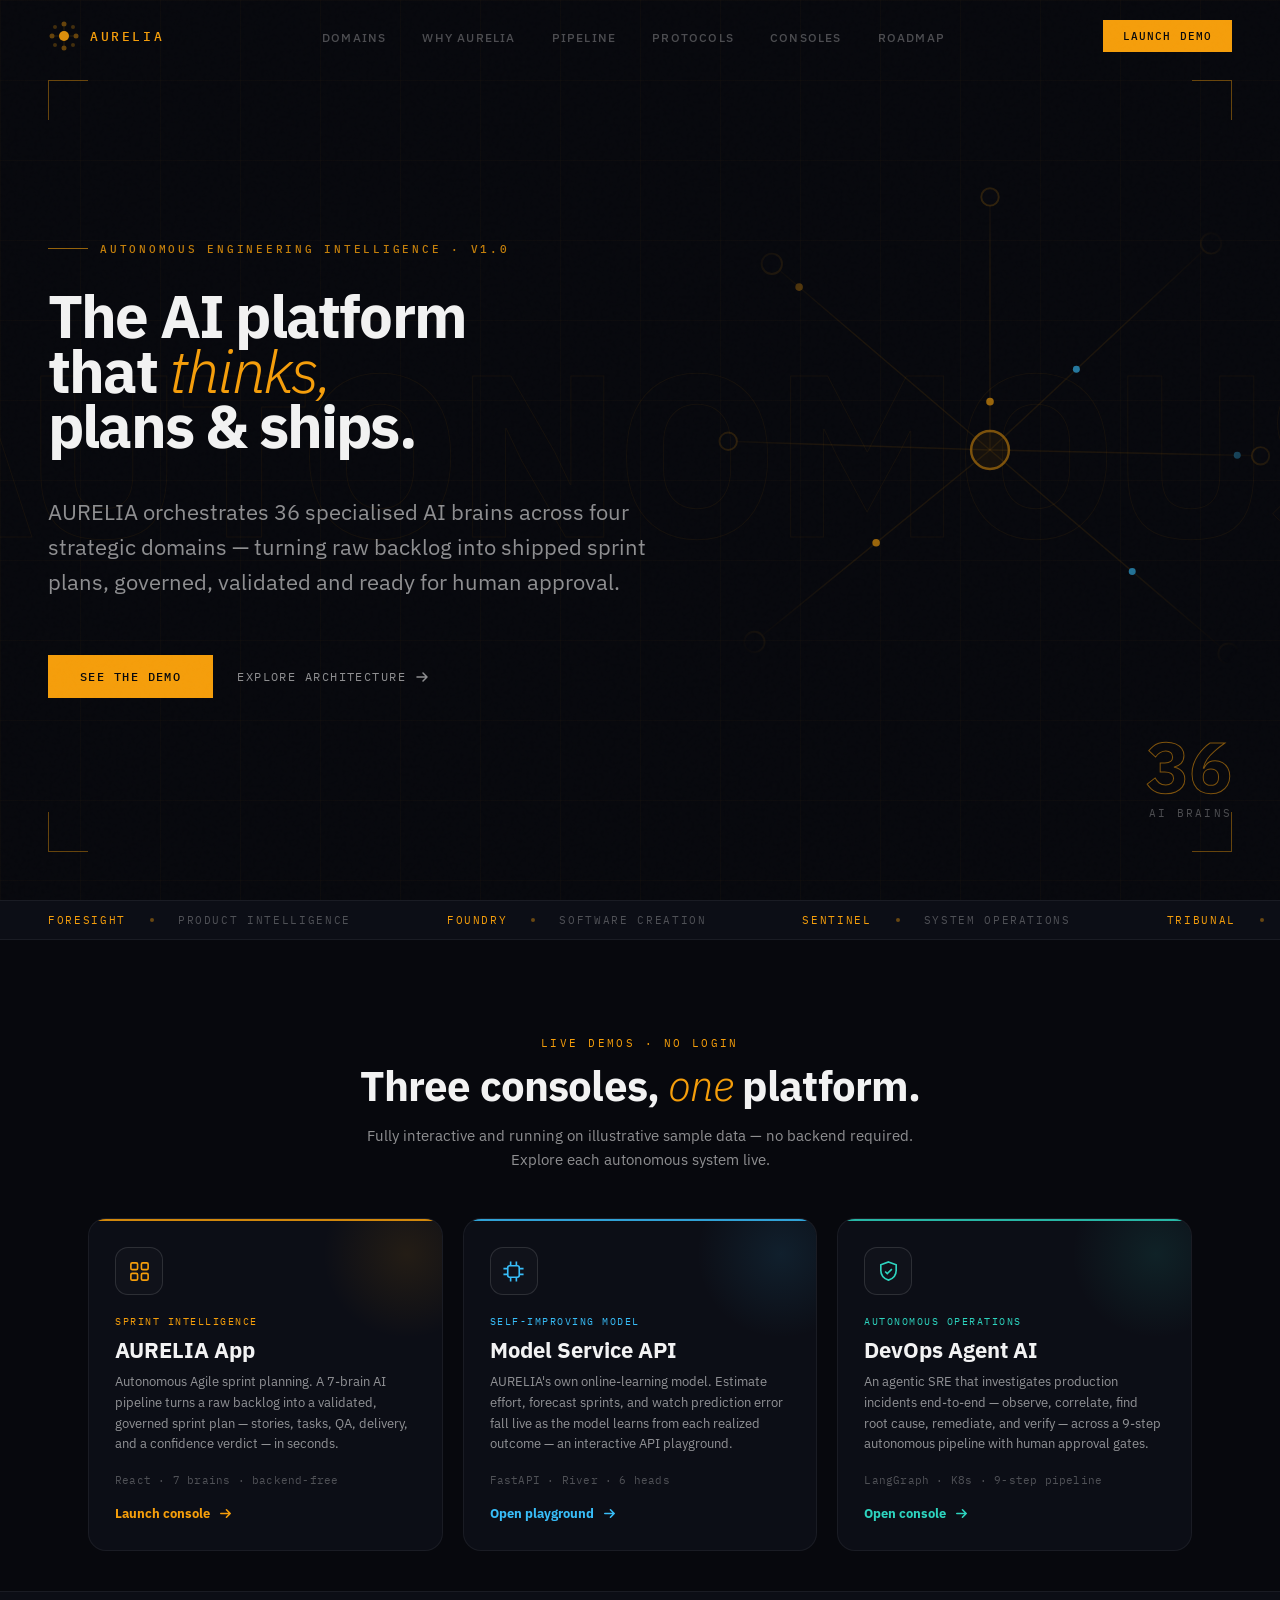
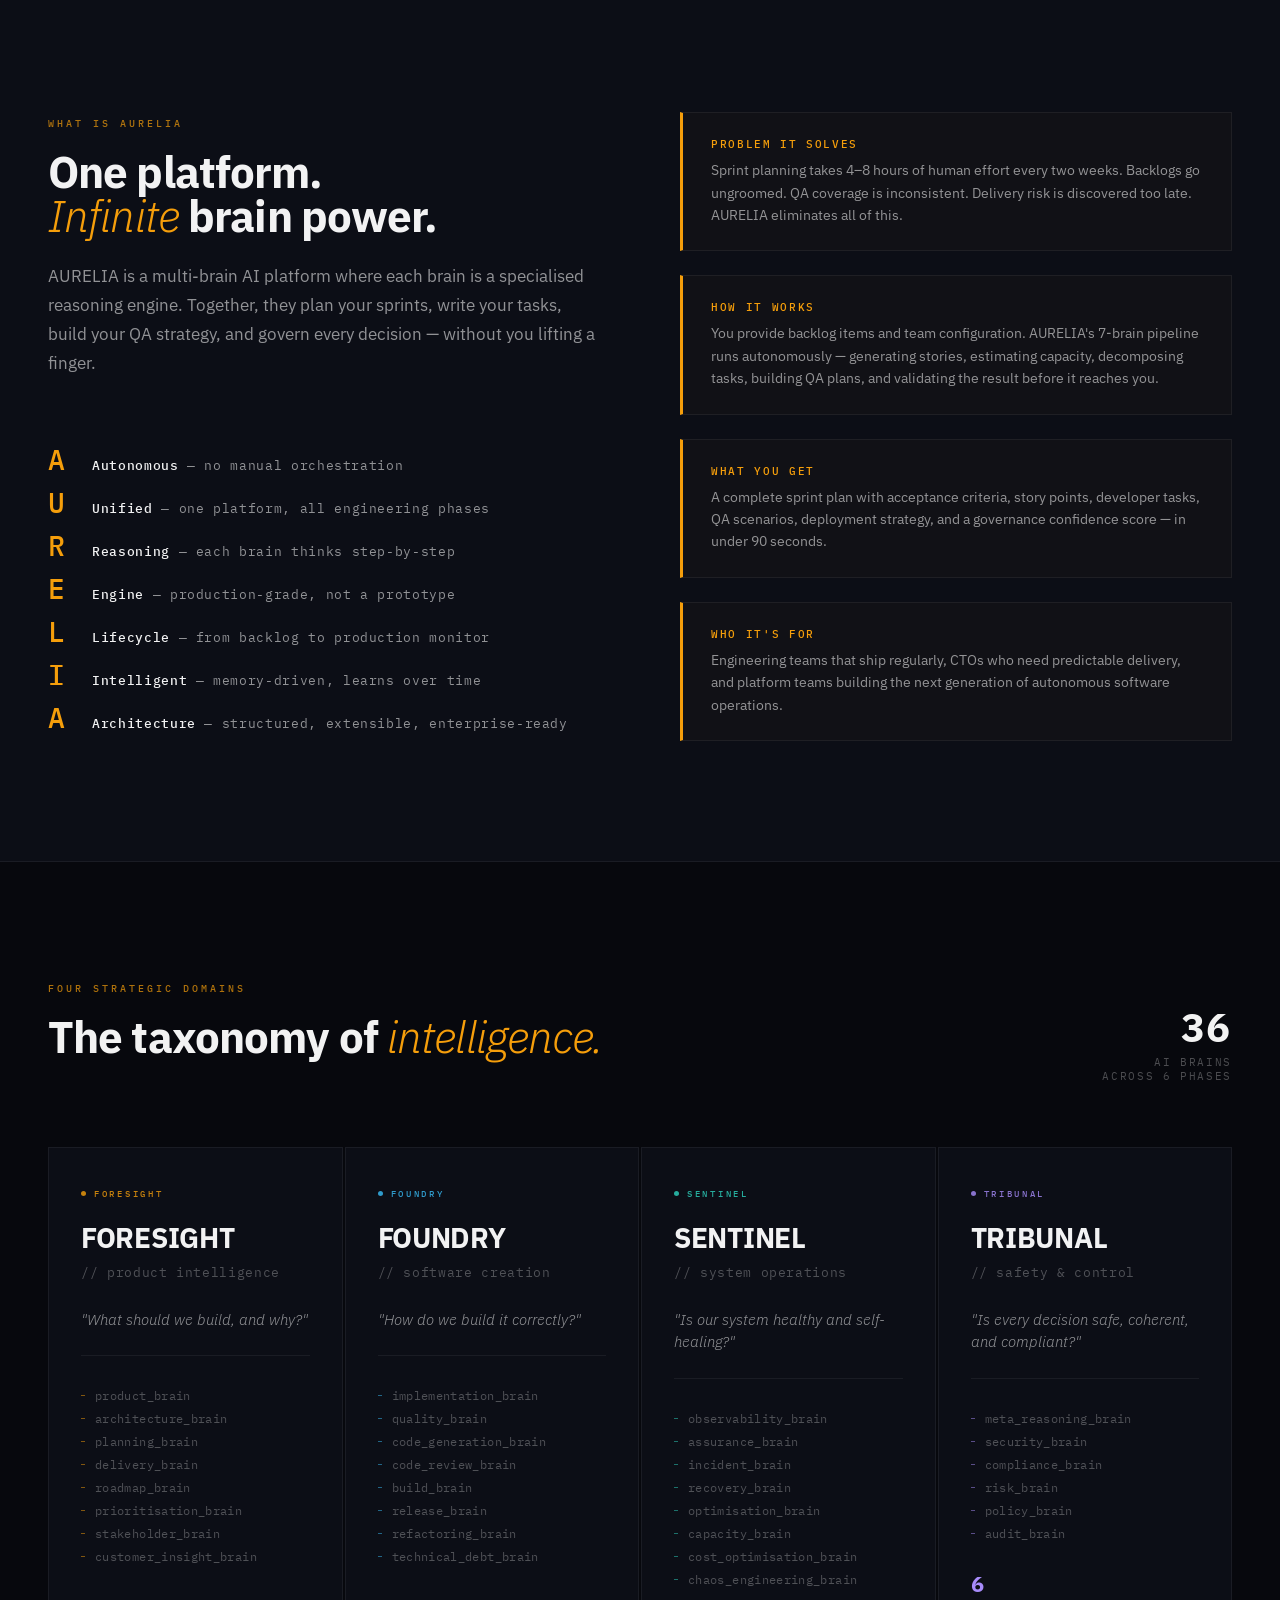
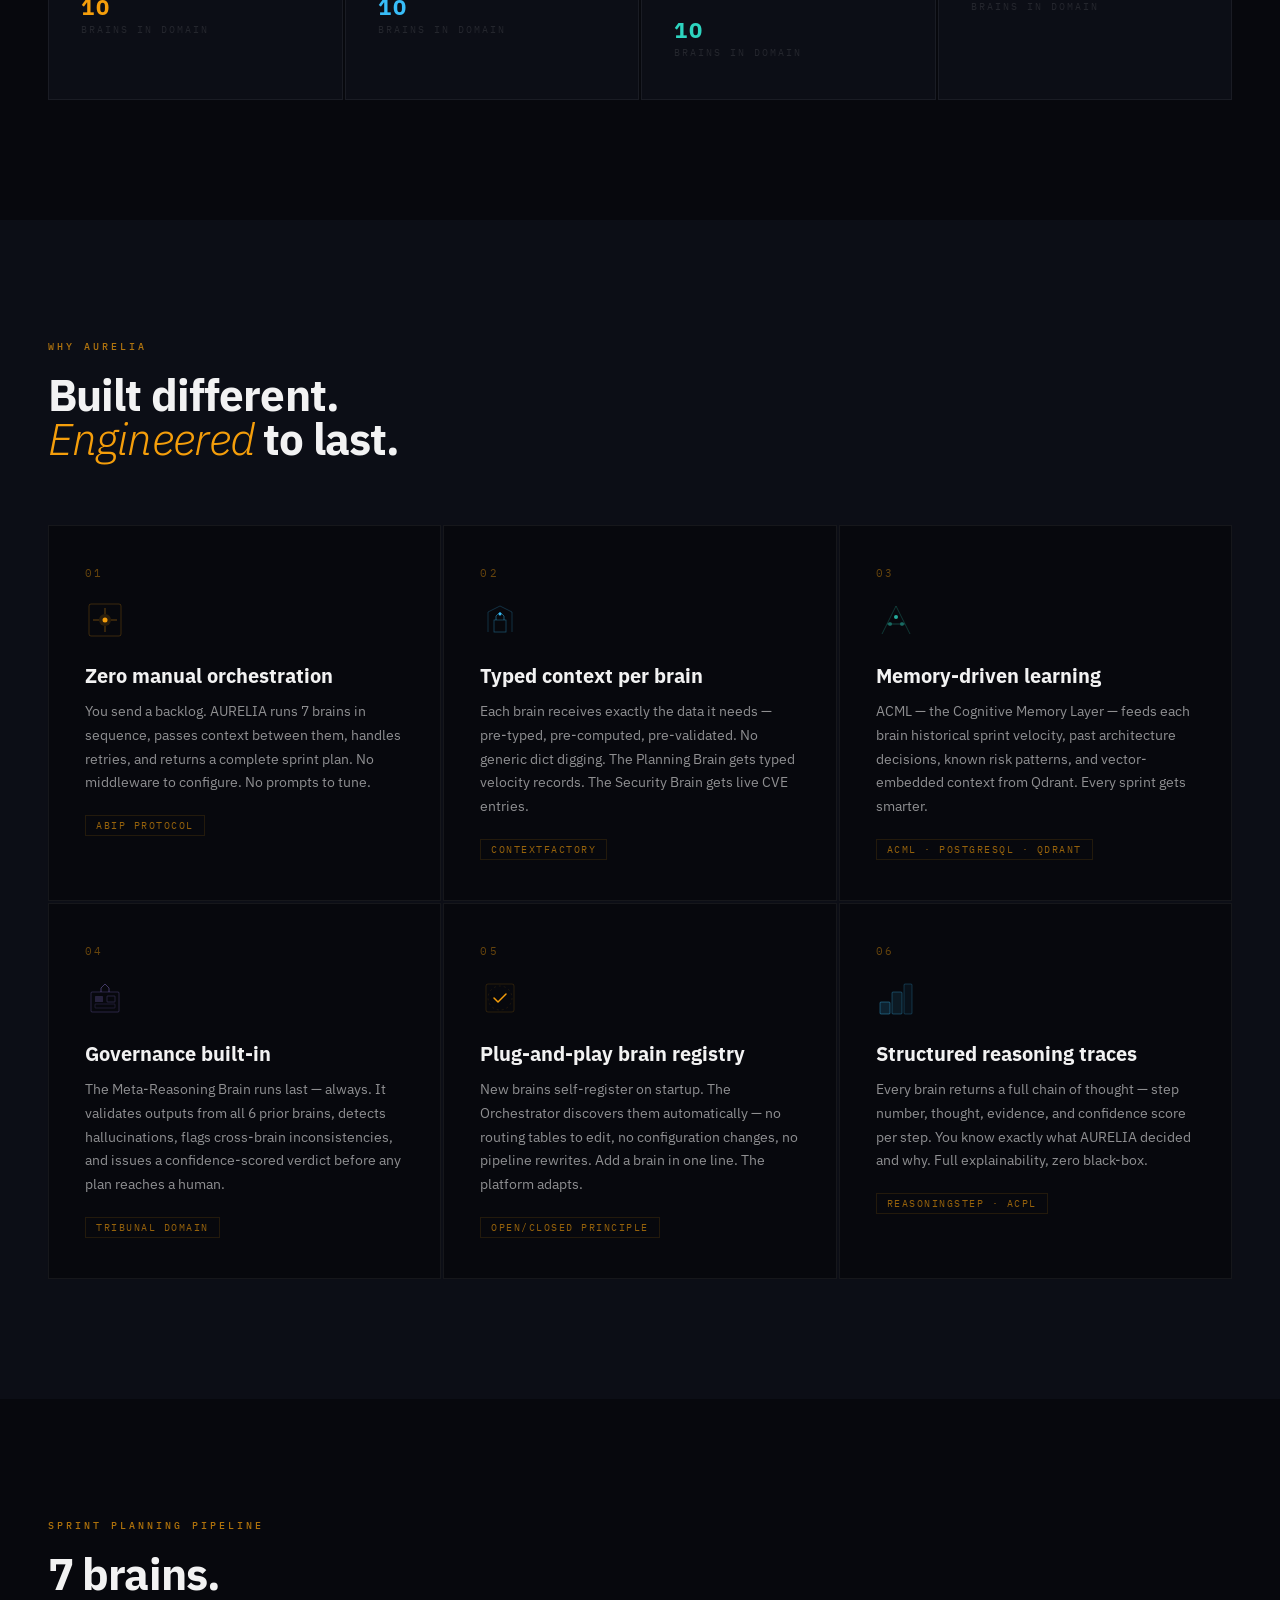
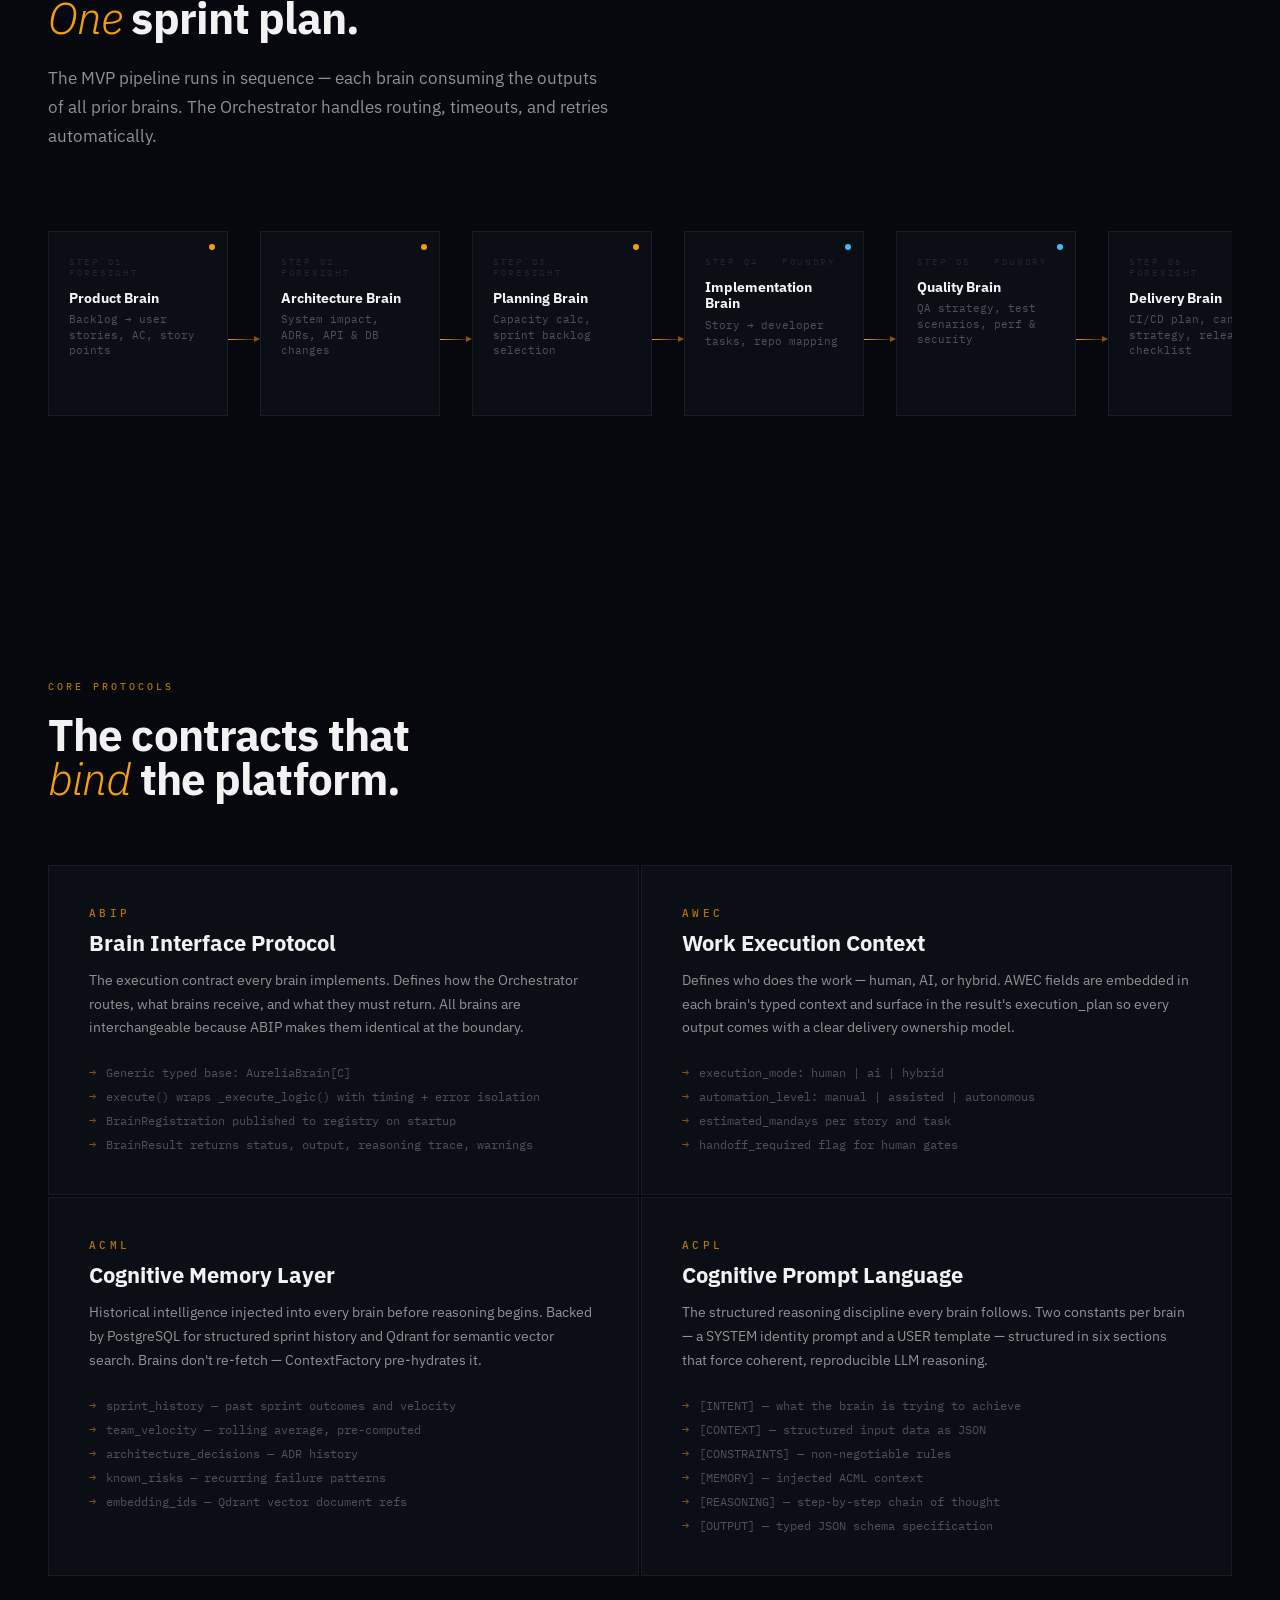
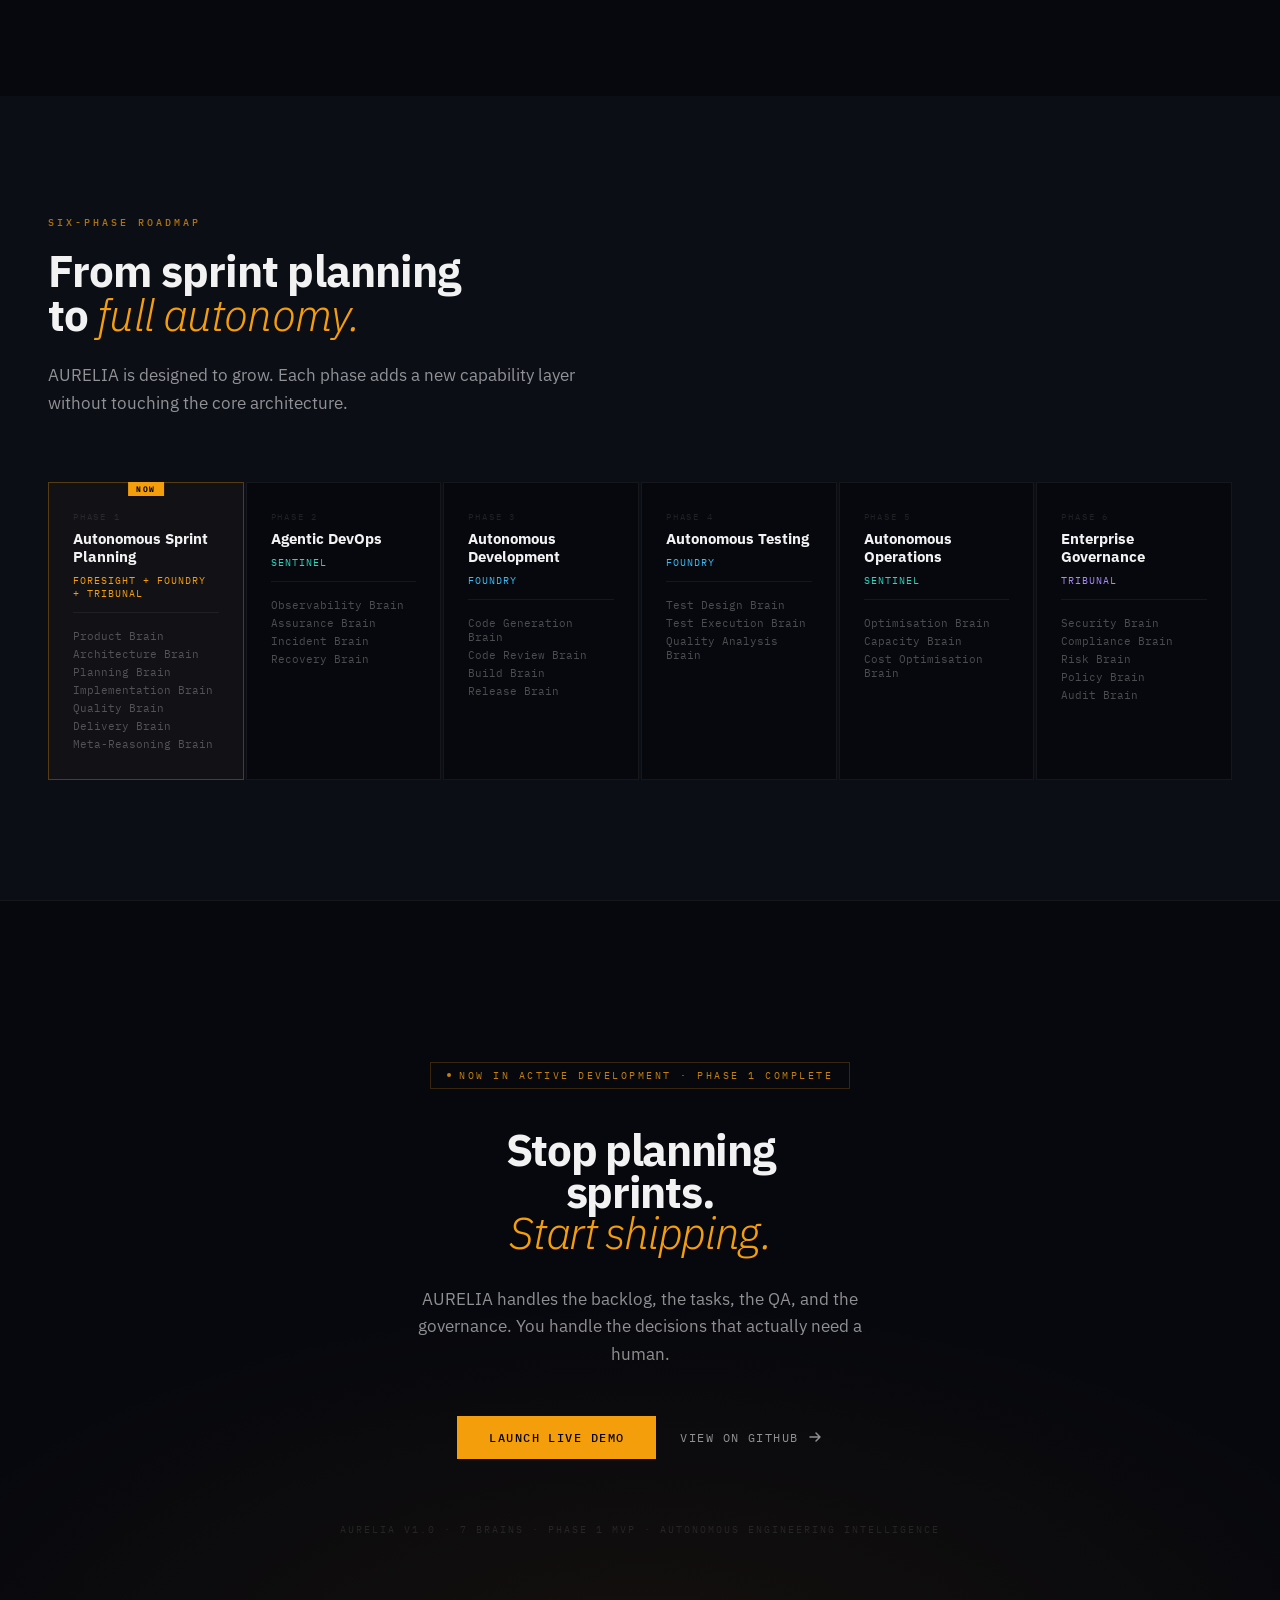
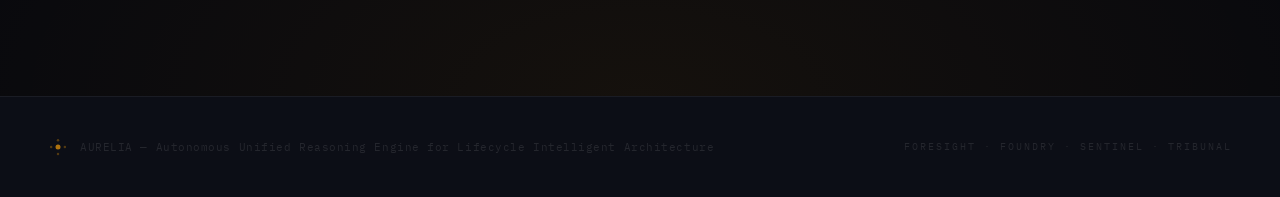
<file: index.html>
<!DOCTYPE html>
<html lang="en">
<head>
<meta charset="UTF-8">
<meta name="viewport" content="width=device-width, initial-scale=1.0">
<title>AURELIA — Autonomous Engineering Intelligence</title>

<!-- Google Search Console ownership. Paired with the google*.html file at the
     repo root — either alone verifies, both together survive one being lost. -->
<meta name="google-site-verification" content="KdxtvKWbiLH6ssoH1hiFvCTb9uDmm35D9AA20pXLMvk">

<!-- ── Social / SEO metadata ────────────────────────────────── -->
<meta property="og:type"         content="website">
<meta property="og:site_name"    content="AURELIA">
<meta property="og:url"          content="https://miorfaridhal.github.io/aurelia-demo/">
<meta property="og:title"        content="AURELIA — Autonomous Engineering Intelligence">
<meta property="og:description"  content="A multi-agent platform for the delivery lifecycle: 36 agents, a defined execution protocol, vector-backed memory, and a reasoning trace behind every decision. Three live consoles — sprint planning, agentic DevOps, and a model service with online-learning prediction heads.">
<meta property="og:image"        content="https://miorfaridhal.github.io/aurelia-demo/aurelia-og.png">
<meta property="og:image:width"  content="1200">
<meta property="og:image:height" content="630">
<meta property="og:image:alt"    content="AURELIA — multi-agent delivery platform with three live consoles">

<meta name="twitter:card"        content="summary_large_image">
<meta name="twitter:title"       content="AURELIA — Autonomous Engineering Intelligence">
<meta name="twitter:description" content="Multi-agent platform for the delivery lifecycle. Three live consoles: sprint planning, agentic DevOps, and a model service with online-learning prediction heads.">
<meta name="twitter:image"       content="https://miorfaridhal.github.io/aurelia-demo/aurelia-og.png">

<meta name="description" content="AURELIA is a multi-agent platform for the software delivery lifecycle — autonomous sprint planning, agentic DevOps operations, and a self-improving model service. Built by Mior Faridhal Aktras Mustapa.">
<link rel="preconnect" href="https://fonts.googleapis.com">
<link rel="preconnect" href="https://fonts.gstatic.com" crossorigin>
<link href="https://fonts.googleapis.com/css2?family=IBM+Plex+Sans:ital,wght@0,300;0,400;0,500;0,600;0,700;1,300;1,400&family=IBM+Plex+Mono:wght@400;500;600&display=swap" rel="stylesheet">
<style>
  *, *::before, *::after { box-sizing: border-box; margin: 0; padding: 0; }

  :root {
    --bg: #07080d;
    --bg2: #0c0e16;
    --bg3: #111422;
    --border: rgba(255,255,255,0.06);
    --border-strong: rgba(255,255,255,0.12);
    --t1: rgba(255,255,255,0.95);
    --t2: rgba(255,255,255,0.55);
    --t3: rgba(255,255,255,0.28);
    --t4: rgba(255,255,255,0.1);
    --amber: #f59e0b;
    --amber-dim: #92610a;
    --amber-glow: rgba(245,158,11,0.15);
    --blue: #38bdf8;
    --blue-dim: #1e6b8a;
    --teal: #2dd4bf;
    --coral: #fb7185;
    --violet: #a78bfa;
    --foresight: #f59e0b;
    --foundry: #38bdf8;
    --sentinel: #2dd4bf;
    --tribunal: #a78bfa;
  }

  html { scroll-behavior: smooth; }

  body {
    background: var(--bg);
    color: var(--t1);
    font-family: 'IBM Plex Sans', sans-serif;
    overflow-x: hidden;
    cursor: crosshair;
  }

  /* ── Custom scrollbar ─────────────────────────────────────── */
  ::-webkit-scrollbar { width: 3px; }
  ::-webkit-scrollbar-track { background: var(--bg); }
  ::-webkit-scrollbar-thumb { background: var(--amber-dim); }

  /* ── Selection ────────────────────────────────────────────── */
  ::selection { background: rgba(245,158,11,0.2); color: var(--amber); }

  /* ── Noise overlay ────────────────────────────────────────── */
  body::before {
    content: '';
    position: fixed;
    inset: 0;
    background-image: url("data:image/svg+xml,%3Csvg viewBox='0 0 256 256' xmlns='http://www.w3.org/2000/svg'%3E%3Cfilter id='noise'%3E%3CfeTurbulence type='fractalNoise' baseFrequency='0.9' numOctaves='4' stitchTiles='stitch'/%3E%3C/filter%3E%3Crect width='100%25' height='100%25' filter='url(%23noise)' opacity='0.04'/%3E%3C/svg%3E");
    pointer-events: none;
    z-index: 9999;
    opacity: 0.4;
  }

  /* ── Navigation ───────────────────────────────────────────── */
  nav {
    position: fixed;
    top: 0;
    left: 0;
    right: 0;
    z-index: 100;
    display: flex;
    align-items: center;
    justify-content: space-between;
    padding: 20px 48px;
    border-bottom: 1px solid transparent;
    transition: background 0.3s, border-color 0.3s;
  }
  nav.scrolled {
    background: rgba(7,8,13,0.9);
    backdrop-filter: blur(12px);
    border-color: var(--border);
  }
  .nav-logo {
    display: flex;
    align-items: center;
    gap: 10px;
    text-decoration: none;
  }
  .nav-logo-mark {
    width: 32px;
    height: 32px;
  }
  .nav-logo-text {
    font-family: 'IBM Plex Mono', monospace;
    font-size: 13px;
    font-weight: 500;
    letter-spacing: 0.2em;
    color: var(--amber);
  }
  .nav-links {
    display: flex;
    gap: 36px;
    list-style: none;
  }
  .nav-links a {
    font-size: 12px;
    font-weight: 500;
    letter-spacing: 0.1em;
    text-transform: uppercase;
    color: var(--t3);
    text-decoration: none;
    transition: color 0.2s;
  }
  .nav-links a:hover { color: var(--t1); }
  .nav-cta {
    font-family: 'IBM Plex Mono', monospace;
    font-size: 11px;
    font-weight: 500;
    letter-spacing: 0.1em;
    text-transform: uppercase;
    color: var(--bg);
    background: var(--amber);
    border: none;
    padding: 9px 20px;
    cursor: pointer;
    transition: opacity 0.2s;
  }
  .nav-cta:hover { opacity: 0.85; }

  /* ── Hero ─────────────────────────────────────────────────── */
  .hero {
    min-height: 100vh;
    display: flex;
    flex-direction: column;
    justify-content: center;
    padding: 120px 48px 80px;
    position: relative;
    overflow: hidden;
  }

  /* Large watermark text */
  .hero-watermark {
    position: absolute;
    top: 50%;
    left: 50%;
    transform: translate(-50%, -50%);
    font-size: clamp(80px, 18vw, 260px);
    font-weight: 800;
    letter-spacing: -0.03em;
    color: transparent;
    -webkit-text-stroke: 1px rgba(245,158,11,0.06);
    white-space: nowrap;
    pointer-events: none;
    user-select: none;
    animation: drift 20s ease-in-out infinite;
  }
  @keyframes drift {
    0%, 100% { transform: translate(-50%, -50%) scale(1); }
    50% { transform: translate(-50%, -50%) scale(1.02); }
  }

  /* Grid lines background */
  .hero-grid {
    position: absolute;
    inset: 0;
    background-image:
      linear-gradient(rgba(245,158,11,0.025) 1px, transparent 1px),
      linear-gradient(90deg, rgba(245,158,11,0.025) 1px, transparent 1px);
    background-size: 80px 80px;
    pointer-events: none;
  }

  /* Corner brackets */
  .hero-corner {
    position: absolute;
    width: 40px;
    height: 40px;
    opacity: 0.4;
  }
  .hero-corner--tl { top: 80px; left: 48px; border-top: 1px solid var(--amber); border-left: 1px solid var(--amber); }
  .hero-corner--tr { top: 80px; right: 48px; border-top: 1px solid var(--amber); border-right: 1px solid var(--amber); }
  .hero-corner--bl { bottom: 48px; left: 48px; border-bottom: 1px solid var(--amber); border-left: 1px solid var(--amber); }
  .hero-corner--br { bottom: 48px; right: 48px; border-bottom: 1px solid var(--amber); border-right: 1px solid var(--amber); }

  .hero-content { position: relative; z-index: 1; max-width: 1100px; }

  .hero-eyebrow {
    display: flex;
    align-items: center;
    gap: 12px;
    margin-bottom: 32px;
    animation: fadeUp 0.8s ease both;
  }
  .hero-eyebrow-line {
    width: 40px;
    height: 1px;
    background: var(--amber);
    opacity: 0.6;
  }
  .hero-eyebrow-text {
    font-family: 'IBM Plex Mono', monospace;
    font-size: 11px;
    font-weight: 500;
    letter-spacing: 0.25em;
    text-transform: uppercase;
    color: var(--amber);
    opacity: 0.8;
  }

  .hero-headline {
    font-size: clamp(32px, 5.5vw, 60px);
    font-weight: 800;
    line-height: 0.92;
    letter-spacing: -0.03em;
    margin-bottom: 40px;
    animation: fadeUp 0.8s 0.1s ease both;
  }
  .hero-headline em {
    font-family: 'IBM Plex Sans', serif;
    font-style: italic;
    font-weight: 300;
    color: var(--amber);
  }

  .hero-sub {
    font-size: clamp(16px, 2vw, 22px);
    font-weight: 400;
    color: var(--t2);
    max-width: 600px;
    line-height: 1.6;
    margin-bottom: 56px;
    animation: fadeUp 0.8s 0.2s ease both;
  }

  .hero-actions {
    display: flex;
    align-items: center;
    gap: 24px;
    animation: fadeUp 0.8s 0.3s ease both;
  }
  .btn-primary {
    font-family: 'IBM Plex Mono', monospace;
    font-size: 12px;
    font-weight: 500;
    letter-spacing: 0.12em;
    text-transform: uppercase;
    color: var(--bg);
    background: var(--amber);
    border: none;
    padding: 14px 32px;
    cursor: pointer;
    transition: transform 0.2s, box-shadow 0.2s;
  }
  .btn-primary:hover {
    transform: translateY(-2px);
    box-shadow: 0 12px 40px rgba(245,158,11,0.3);
  }
  .btn-secondary {
    font-family: 'IBM Plex Mono', monospace;
    font-size: 12px;
    font-weight: 400;
    letter-spacing: 0.12em;
    text-transform: uppercase;
    color: var(--t2);
    text-decoration: none;
    display: flex;
    align-items: center;
    gap: 8px;
    transition: color 0.2s;
  }
  .btn-secondary:hover { color: var(--t1); }
  .btn-secondary svg { transition: transform 0.2s; }
  .btn-secondary:hover svg { transform: translateX(4px); }

  /* Brain count stat */
  .hero-stats {
    position: absolute;
    right: 48px;
    bottom: 80px;
    text-align: right;
    animation: fadeUp 0.8s 0.5s ease both;
  }
  .hero-stat-number {
    font-size: 72px;
    font-weight: 800;
    line-height: 1;
    color: transparent;
    -webkit-text-stroke: 1px rgba(245,158,11,0.5);
    font-variant-numeric: tabular-nums;
  }
  .hero-stat-label {
    font-family: 'IBM Plex Mono', monospace;
    font-size: 11px;
    letter-spacing: 0.2em;
    text-transform: uppercase;
    color: var(--t3);
    margin-top: 4px;
  }

  @keyframes fadeUp {
    from { opacity: 0; transform: translateY(24px); }
    to { opacity: 1; transform: translateY(0); }
  }

  /* ── Ticker bar ───────────────────────────────────────────── */
  .ticker-bar {
    border-top: 1px solid var(--border);
    border-bottom: 1px solid var(--border);
    overflow: hidden;
    padding: 12px 0;
    background: var(--bg2);
  }
  .ticker-track {
    display: flex;
    gap: 0;
    animation: ticker 30s linear infinite;
    width: max-content;
  }
  .ticker-item {
    display: flex;
    align-items: center;
    gap: 24px;
    padding: 0 48px;
    font-family: 'IBM Plex Mono', monospace;
    font-size: 11px;
    font-weight: 400;
    letter-spacing: 0.15em;
    text-transform: uppercase;
    color: var(--t3);
    white-space: nowrap;
  }
  .ticker-item span.accent { color: var(--amber); }
  .ticker-dot {
    width: 4px;
    height: 4px;
    border-radius: 50%;
    background: var(--amber);
    opacity: 0.4;
    flex-shrink: 0;
  }
  @keyframes ticker {
    from { transform: translateX(0); }
    to { transform: translateX(-50%); }
  }

  /* ── Sections ─────────────────────────────────────────────── */
  section { padding: 120px 48px; }
  .section-eyebrow {
    font-family: 'IBM Plex Mono', monospace;
    font-size: 10px;
    font-weight: 500;
    letter-spacing: 0.3em;
    text-transform: uppercase;
    color: var(--amber);
    opacity: 0.7;
    margin-bottom: 20px;
  }
  .section-title {
    font-size: clamp(26px, 4vw, 44px);
    font-weight: 800;
    line-height: 1;
    letter-spacing: -0.02em;
    margin-bottom: 24px;
  }
  .section-title em {
    font-family: 'IBM Plex Sans', serif;
    font-style: italic;
    font-weight: 300;
    color: var(--amber);
  }
  .section-desc {
    font-size: 17px;
    font-weight: 400;
    color: var(--t2);
    max-width: 560px;
    line-height: 1.7;
    margin-bottom: 64px;
  }

  /* ── What is AURELIA ──────────────────────────────────────── */
  .what-section {
    background: var(--bg2);
    border-top: 1px solid var(--border);
    border-bottom: 1px solid var(--border);
  }
  .what-grid {
    display: grid;
    grid-template-columns: 1fr 1fr;
    gap: 80px;
    align-items: center;
    max-width: 1200px;
    margin: 0 auto;
  }
  .what-right {
    display: flex;
    flex-direction: column;
    gap: 24px;
  }
  .what-card {
    border: 1px solid var(--border);
    border-left: 3px solid var(--amber);
    padding: 24px 28px;
    background: rgba(245,158,11,0.02);
    transition: background 0.2s;
  }
  .what-card:hover { background: rgba(245,158,11,0.04); }
  .what-card-title {
    font-family: 'IBM Plex Mono', monospace;
    font-size: 11px;
    font-weight: 500;
    letter-spacing: 0.15em;
    text-transform: uppercase;
    color: var(--amber);
    margin-bottom: 8px;
  }
  .what-card-desc {
    font-size: 14px;
    color: var(--t2);
    line-height: 1.6;
  }

  /* Acronym breakdown */
  .acronym {
    display: flex;
    flex-direction: column;
    gap: 6px;
    margin-top: 40px;
  }
  .acronym-row {
    display: flex;
    align-items: baseline;
    gap: 16px;
    font-family: 'IBM Plex Mono', monospace;
  }
  .acronym-letter {
    font-size: 28px;
    font-weight: 500;
    color: var(--amber);
    width: 28px;
    flex-shrink: 0;
  }
  .acronym-word {
    font-size: 13px;
    color: var(--t2);
    letter-spacing: 0.05em;
  }
  .acronym-word em {
    font-style: normal;
    color: var(--t1);
    font-weight: 500;
  }

  /* ── Domain taxonomy ──────────────────────────────────────── */
  .domains-section { max-width: 1400px; margin: 0 auto; }
  .domains-header {
    display: grid;
    grid-template-columns: 1fr auto;
    align-items: end;
    margin-bottom: 64px;
  }
  .brain-total {
    font-family: 'IBM Plex Mono', monospace;
    font-size: 11px;
    letter-spacing: 0.15em;
    text-transform: uppercase;
    color: var(--t3);
    text-align: right;
  }
  .brain-total strong {
    display: block;
    font-size: 40px;
    font-weight: 800;
    font-family: 'IBM Plex Sans', sans-serif;
    color: var(--t1);
    margin-bottom: 2px;
  }

  .domains-grid {
    display: grid;
    grid-template-columns: repeat(4, 1fr);
    gap: 2px;
  }
  .domain-card {
    background: var(--bg2);
    padding: 40px 32px;
    border: 1px solid var(--border);
    position: relative;
    overflow: hidden;
    cursor: default;
    transition: border-color 0.3s, transform 0.3s;
  }
  .domain-card::before {
    content: '';
    position: absolute;
    top: 0;
    left: 0;
    right: 0;
    height: 2px;
    background: var(--domain-color);
    transform: scaleX(0);
    transform-origin: left;
    transition: transform 0.4s ease;
  }
  .domain-card:hover::before { transform: scaleX(1); }
  .domain-card::after {
    content: '';
    position: absolute;
    bottom: 0;
    right: 0;
    width: 120px;
    height: 120px;
    background: radial-gradient(circle at bottom right, var(--domain-color), transparent 70%);
    opacity: 0;
    transition: opacity 0.4s;
  }
  .domain-card:hover::after { opacity: 0.06; }
  .domain-card:hover {
    border-color: rgba(255,255,255,0.12);
    transform: translateY(-2px);
  }
  .domain-card--foresight { --domain-color: var(--foresight); }
  .domain-card--foundry   { --domain-color: var(--foundry); }
  .domain-card--sentinel  { --domain-color: var(--sentinel); }
  .domain-card--tribunal  { --domain-color: var(--tribunal); }

  .domain-tag {
    font-family: 'IBM Plex Mono', monospace;
    font-size: 9px;
    font-weight: 500;
    letter-spacing: 0.3em;
    text-transform: uppercase;
    color: var(--domain-color);
    margin-bottom: 20px;
    opacity: 0.8;
    display: flex;
    align-items: center;
    gap: 8px;
  }
  .domain-tag-dot {
    width: 5px;
    height: 5px;
    border-radius: 50%;
    background: var(--domain-color);
    animation: pulse 2s ease infinite;
  }
  @keyframes pulse {
    0%, 100% { opacity: 1; transform: scale(1); }
    50% { opacity: 0.4; transform: scale(0.8); }
  }
  .domain-name {
    font-size: 28px;
    font-weight: 800;
    letter-spacing: -0.01em;
    margin-bottom: 8px;
    color: var(--t1);
  }
  .domain-identity {
    font-size: 13px;
    color: var(--t3);
    margin-bottom: 28px;
    font-family: 'IBM Plex Mono', monospace;
    letter-spacing: 0.05em;
  }
  .domain-question {
    font-size: 15px;
    color: var(--t2);
    line-height: 1.5;
    font-style: italic;
    font-family: 'IBM Plex Sans', serif;
    font-weight: 300;
    margin-bottom: 32px;
    padding-bottom: 24px;
    border-bottom: 1px solid var(--border);
  }
  .domain-brains {
    display: flex;
    flex-direction: column;
    gap: 8px;
  }
  .domain-brain-item {
    display: flex;
    align-items: center;
    gap: 10px;
    font-size: 12px;
    color: var(--t3);
    font-family: 'IBM Plex Mono', monospace;
    letter-spacing: 0.03em;
    transition: color 0.2s;
  }
  .domain-card:hover .domain-brain-item { color: var(--t2); }
  .domain-brain-item::before {
    content: '';
    width: 4px;
    height: 1px;
    background: var(--domain-color);
    opacity: 0.5;
    flex-shrink: 0;
  }
  .domain-count {
    margin-top: 28px;
    font-family: 'IBM Plex Mono', monospace;
    font-size: 10px;
    letter-spacing: 0.2em;
    text-transform: uppercase;
    color: var(--t4);
  }
  .domain-count strong {
    font-size: 22px;
    color: var(--domain-color);
    font-family: 'IBM Plex Sans', sans-serif;
    font-weight: 800;
    display: block;
    margin-bottom: 2px;
  }

  /* ── Selling points ───────────────────────────────────────── */
  .why-section { background: var(--bg2); }
  .why-grid {
    display: grid;
    grid-template-columns: repeat(3, 1fr);
    gap: 2px;
    margin-top: 64px;
  }
  .why-card {
    background: var(--bg);
    padding: 40px 36px;
    border: 1px solid var(--border);
    position: relative;
    transition: border-color 0.2s;
  }
  .why-card:hover { border-color: var(--border-strong); }
  .why-number {
    font-family: 'IBM Plex Mono', monospace;
    font-size: 11px;
    letter-spacing: 0.2em;
    color: var(--amber);
    opacity: 0.4;
    margin-bottom: 20px;
  }
  .why-icon {
    width: 40px;
    height: 40px;
    margin-bottom: 20px;
  }
  .why-title {
    font-size: 20px;
    font-weight: 700;
    margin-bottom: 12px;
    line-height: 1.2;
  }
  .why-desc {
    font-size: 14px;
    color: var(--t2);
    line-height: 1.7;
  }
  .why-tag {
    display: inline-block;
    margin-top: 20px;
    font-family: 'IBM Plex Mono', monospace;
    font-size: 10px;
    letter-spacing: 0.15em;
    text-transform: uppercase;
    color: var(--amber);
    opacity: 0.6;
    border: 1px solid rgba(245,158,11,0.2);
    padding: 3px 10px;
  }

  /* ── Pipeline visualization ───────────────────────────────── */
  .pipeline-section { overflow: hidden; }
  .pipeline-section .section-header {
    max-width: 600px;
    margin-bottom: 80px;
  }
  .pipeline-track {
    display: flex;
    align-items: stretch;
    gap: 0;
    overflow-x: auto;
    padding-bottom: 24px;
    scrollbar-width: thin;
    scrollbar-color: var(--amber-dim) transparent;
  }
  .pipeline-step {
    flex-shrink: 0;
    display: flex;
    flex-direction: column;
    width: 180px;
  }
  .pipeline-connector {
    display: flex;
    align-items: center;
    padding-top: 32px;
    flex-shrink: 0;
  }
  .pipeline-arrow {
    width: 32px;
    height: 1px;
    background: linear-gradient(90deg, var(--amber), transparent);
    position: relative;
  }
  .pipeline-arrow::after {
    content: '';
    position: absolute;
    right: 0;
    top: -3px;
    border-left: 6px solid var(--amber);
    border-top: 3px solid transparent;
    border-bottom: 3px solid transparent;
    opacity: 0.5;
  }
  .pipeline-card {
    background: var(--bg2);
    border: 1px solid var(--border);
    padding: 24px 20px;
    position: relative;
    height: 100%;
    transition: border-color 0.2s;
  }
  .pipeline-card:hover { border-color: rgba(245,158,11,0.3); }
  .pipeline-pos {
    font-family: 'IBM Plex Mono', monospace;
    font-size: 9px;
    letter-spacing: 0.3em;
    text-transform: uppercase;
    color: var(--t4);
    margin-bottom: 12px;
  }
  .pipeline-brain {
    font-size: 14px;
    font-weight: 700;
    margin-bottom: 6px;
    line-height: 1.2;
  }
  .pipeline-action {
    font-size: 11px;
    color: var(--t3);
    line-height: 1.4;
    font-family: 'IBM Plex Mono', monospace;
  }
  .pipeline-domain-badge {
    position: absolute;
    top: 12px;
    right: 12px;
    width: 6px;
    height: 6px;
    border-radius: 50%;
  }
  .pipeline-card--foresight .pipeline-domain-badge { background: var(--foresight); }
  .pipeline-card--foundry   .pipeline-domain-badge { background: var(--foundry); }
  .pipeline-card--tribunal  .pipeline-domain-badge { background: var(--tribunal); }

  /* ── Protocol specs ───────────────────────────────────────── */
  .specs-section { background: var(--bg); }
  .specs-grid {
    display: grid;
    grid-template-columns: 1fr 1fr;
    gap: 2px;
    max-width: 1200px;
    margin: 64px auto 0;
  }
  .spec-card {
    background: var(--bg2);
    border: 1px solid var(--border);
    padding: 40px;
  }
  .spec-acronym {
    font-family: 'IBM Plex Mono', monospace;
    font-size: 11px;
    font-weight: 500;
    letter-spacing: 0.3em;
    text-transform: uppercase;
    color: var(--amber);
    margin-bottom: 8px;
    opacity: 0.7;
  }
  .spec-name {
    font-size: 22px;
    font-weight: 700;
    margin-bottom: 12px;
  }
  .spec-desc {
    font-size: 14px;
    color: var(--t2);
    line-height: 1.7;
    margin-bottom: 24px;
  }
  .spec-items {
    display: flex;
    flex-direction: column;
    gap: 6px;
  }
  .spec-item {
    font-family: 'IBM Plex Mono', monospace;
    font-size: 12px;
    color: var(--t3);
    display: flex;
    align-items: flex-start;
    gap: 10px;
    line-height: 1.5;
  }
  .spec-item::before {
    content: '→';
    color: var(--amber);
    opacity: 0.5;
    flex-shrink: 0;
  }

  /* ── Roadmap ──────────────────────────────────────────────── */
  .roadmap-section { background: var(--bg2); }
  .roadmap-grid {
    display: grid;
    grid-template-columns: repeat(6, 1fr);
    gap: 2px;
    margin-top: 64px;
  }
  .roadmap-phase {
    background: var(--bg);
    border: 1px solid var(--border);
    padding: 28px 24px;
    position: relative;
    transition: border-color 0.2s;
  }
  .roadmap-phase.active {
    border-color: rgba(245,158,11,0.3);
    background: rgba(245,158,11,0.02);
  }
  .roadmap-phase.active::before {
    content: 'NOW';
    position: absolute;
    top: -1px;
    left: 50%;
    transform: translateX(-50%);
    font-family: 'IBM Plex Mono', monospace;
    font-size: 8px;
    letter-spacing: 0.2em;
    background: var(--amber);
    color: var(--bg);
    padding: 2px 8px;
    font-weight: 700;
  }
  .roadmap-phase:hover { border-color: var(--border-strong); }
  .roadmap-num {
    font-family: 'IBM Plex Mono', monospace;
    font-size: 9px;
    letter-spacing: 0.2em;
    text-transform: uppercase;
    color: var(--t4);
    margin-bottom: 8px;
  }
  .roadmap-title {
    font-size: 15px;
    font-weight: 700;
    margin-bottom: 8px;
    line-height: 1.2;
  }
  .roadmap-domain {
    font-family: 'IBM Plex Mono', monospace;
    font-size: 10px;
    letter-spacing: 0.1em;
    text-transform: uppercase;
    margin-bottom: 16px;
    padding-bottom: 12px;
    border-bottom: 1px solid var(--border);
  }
  .roadmap-domain--foresight { color: var(--foresight); }
  .roadmap-domain--foundry { color: var(--foundry); }
  .roadmap-domain--sentinel { color: var(--sentinel); }
  .roadmap-domain--tribunal { color: var(--tribunal); }
  .roadmap-brains {
    display: flex;
    flex-direction: column;
    gap: 4px;
  }
  .roadmap-brain {
    font-size: 11px;
    color: var(--t3);
    font-family: 'IBM Plex Mono', monospace;
  }

  /* ── CTA Section ──────────────────────────────────────────── */
  .cta-section {
    background: var(--bg);
    text-align: center;
    padding: 160px 48px;
    position: relative;
    overflow: hidden;
    border-top: 1px solid var(--border);
  }
  .cta-bg {
    position: absolute;
    inset: 0;
    background: radial-gradient(ellipse 800px 400px at 50% 100%, rgba(245,158,11,0.06), transparent);
    pointer-events: none;
  }
  .cta-badge {
    display: inline-flex;
    align-items: center;
    gap: 8px;
    font-family: 'IBM Plex Mono', monospace;
    font-size: 10px;
    letter-spacing: 0.25em;
    text-transform: uppercase;
    color: var(--amber);
    border: 1px solid rgba(245,158,11,0.25);
    padding: 6px 16px;
    margin-bottom: 40px;
    opacity: 0.8;
  }
  .cta-badge-dot {
    width: 4px;
    height: 4px;
    border-radius: 50%;
    background: var(--amber);
    animation: pulse 2s ease infinite;
  }
  .cta-headline {
    font-size: clamp(26px, 4vw, 44px);
    font-weight: 800;
    line-height: 0.95;
    letter-spacing: -0.03em;
    margin-bottom: 32px;
  }
  .cta-headline em {
    font-family: 'IBM Plex Sans', serif;
    font-style: italic;
    font-weight: 300;
    color: var(--amber);
  }
  .cta-sub {
    font-size: 17px;
    color: var(--t2);
    max-width: 480px;
    margin: 0 auto 48px;
    line-height: 1.6;
  }
  .cta-actions {
    display: flex;
    justify-content: center;
    align-items: center;
    gap: 24px;
  }
  .cta-version {
    position: relative;
    z-index: 1;
    font-family: 'IBM Plex Mono', monospace;
    font-size: 10px;
    letter-spacing: 0.2em;
    text-transform: uppercase;
    color: var(--t4);
    margin-top: 64px;
  }

  /* ── Footer ───────────────────────────────────────────────── */
  footer {
    background: var(--bg2);
    border-top: 1px solid var(--border);
    padding: 40px 48px;
    display: flex;
    align-items: center;
    justify-content: space-between;
  }
  .footer-left {
    display: flex;
    align-items: center;
    gap: 12px;
  }
  .footer-copy {
    font-family: 'IBM Plex Mono', monospace;
    font-size: 11px;
    color: var(--t4);
    letter-spacing: 0.05em;
  }
  .footer-right {
    font-family: 'IBM Plex Mono', monospace;
    font-size: 10px;
    letter-spacing: 0.2em;
    text-transform: uppercase;
    color: var(--t4);
  }

  /* ── Scroll reveal ────────────────────────────────────────── */
  .reveal {
    opacity: 0;
    transform: translateY(32px);
    transition: opacity 0.7s ease, transform 0.7s ease;
  }
  .reveal.visible {
    opacity: 1;
    transform: none;
  }
  .reveal-delay-1 { transition-delay: 0.1s; }
  .reveal-delay-2 { transition-delay: 0.2s; }
  .reveal-delay-3 { transition-delay: 0.3s; }
  .reveal-delay-4 { transition-delay: 0.4s; }

  /* ── Responsive ───────────────────────────────────────────── */
  @media (max-width: 1024px) {
    nav { padding: 16px 24px; }
    .nav-links { display: none; }
    section { padding: 80px 24px; }
    .hero { padding: 100px 24px 60px; }
    .what-grid { grid-template-columns: 1fr; gap: 48px; }
    .domains-grid { grid-template-columns: 1fr 1fr; }
    .why-grid { grid-template-columns: 1fr 1fr; }
    .roadmap-grid { grid-template-columns: repeat(3, 1fr); }
    .specs-grid { grid-template-columns: 1fr; }
    footer { flex-direction: column; gap: 16px; }
    .hero-stats { display: none; }
    .hero-corner { display: none; }
  }
  @media (max-width: 640px) {
    section { padding: 64px 20px; }
    .domains-grid { grid-template-columns: 1fr; }
    .why-grid { grid-template-columns: 1fr; }
    .roadmap-grid { grid-template-columns: 1fr 1fr; }
    .cta-actions { flex-direction: column; }
  }
</style>
</head>
<body>

<!-- ── Navigation ─────────────────────────────────────────── -->
<nav id="nav">
  <a href="#" class="nav-logo">
    <svg class="nav-logo-mark" viewBox="0 0 32 32" fill="none">
      <circle cx="16" cy="16" r="5" fill="#f59e0b" opacity="0.9"/>
      <circle cx="16" cy="4" r="2.5" fill="#f59e0b" opacity="0.4"/>
      <circle cx="16" cy="28" r="2.5" fill="#f59e0b" opacity="0.4"/>
      <circle cx="4" cy="16" r="2.5" fill="#f59e0b" opacity="0.4"/>
      <circle cx="28" cy="16" r="2.5" fill="#f59e0b" opacity="0.4"/>
      <circle cx="7" cy="7" r="2" fill="#f59e0b" opacity="0.25"/>
      <circle cx="25" cy="7" r="2" fill="#f59e0b" opacity="0.25"/>
      <circle cx="7" cy="25" r="2" fill="#f59e0b" opacity="0.25"/>
      <circle cx="25" cy="25" r="2" fill="#f59e0b" opacity="0.25"/>
      <line x1="16" y1="11" x2="16" y2="6.5" stroke="#f59e0b" stroke-width="0.5" opacity="0.3"/>
      <line x1="16" y1="21" x2="16" y2="25.5" stroke="#f59e0b" stroke-width="0.5" opacity="0.3"/>
      <line x1="11" y1="16" x2="6.5" y2="16" stroke="#f59e0b" stroke-width="0.5" opacity="0.3"/>
      <line x1="21" y1="16" x2="25.5" y2="16" stroke="#f59e0b" stroke-width="0.5" opacity="0.3"/>
    </svg>
    <span class="nav-logo-text">AURELIA</span>
  </a>
  <ul class="nav-links">
    <li><a href="#domains">Domains</a></li>
    <li><a href="#why">Why AURELIA</a></li>
    <li><a href="#pipeline">Pipeline</a></li>
    <li><a href="#protocols">Protocols</a></li>
    <li><a href="#consoles">Consoles</a></li>
    <li><a href="#roadmap">Roadmap</a></li>
  </ul>
  <a href="app/" class="nav-cta" style="text-decoration:none;display:inline-block">Launch demo</a>
</nav>

<!-- ── Hero ───────────────────────────────────────────────── -->
<section class="hero">
  <div class="hero-grid"></div>
  <div class="hero-watermark">AUTONOMOUS</div>
  <div class="hero-corner hero-corner--tl"></div>
  <div class="hero-corner hero-corner--tr"></div>
  <div class="hero-corner hero-corner--bl"></div>
  <div class="hero-corner hero-corner--br"></div>

  <!-- Agentic mesh: orchestrator + agents with signals flowing along edges -->
  <div class="agent-mesh" aria-hidden="true">
    <style>
      .agent-mesh{position:absolute;right:-30px;top:50%;transform:translateY(-50%);width:min(640px,54vw);height:min(640px,84vh);z-index:1;pointer-events:none;opacity:.62;
        -webkit-mask-image:radial-gradient(closest-side,#000 56%,transparent);mask-image:radial-gradient(closest-side,#000 56%,transparent)}
      @media(max-width:960px){.agent-mesh{opacity:.2;right:-170px}}
      .agent-mesh .edge{stroke:rgba(245,158,11,.14);stroke-width:1;fill:none}
      .agent-mesh .node{fill:#0b0d15;stroke:rgba(245,158,11,.55);stroke-width:1.3}
      .agent-mesh .core{fill:rgba(245,158,11,.10);stroke:rgba(245,158,11,.78);stroke-width:1.7}
      .agent-mesh .p{fill:#f59e0b}.agent-mesh .pb{fill:#38bdf8}
      @keyframes amnp{0%,100%{opacity:.4}50%{opacity:1}}
      .agent-mesh .node{animation:amnp 3.2s ease-in-out infinite}
      .agent-mesh .n2{animation-delay:.4s}.agent-mesh .n3{animation-delay:.8s}.agent-mesh .n4{animation-delay:1.2s}
      .agent-mesh .n5{animation-delay:1.6s}.agent-mesh .n6{animation-delay:2s}.agent-mesh .n7{animation-delay:2.4s}
      @keyframes amcore{0%,100%{opacity:.75;stroke-width:1.7}50%{opacity:1;stroke-width:2.3}}
      .agent-mesh .core{animation:amcore 2.6s ease-in-out infinite}
      @media(prefers-reduced-motion:reduce){.agent-mesh *{animation:none!important}.agent-mesh .p,.agent-mesh .pb{display:none}}
    </style>
    <svg viewBox="0 0 440 440" xmlns="http://www.w3.org/2000/svg">
      <path class="edge" id="am1" d="M220 220 L70 92"/><path class="edge" id="am2" d="M220 220 L372 78"/>
      <path class="edge" id="am3" d="M220 220 L58 352"/><path class="edge" id="am4" d="M220 220 L384 360"/>
      <path class="edge" id="am5" d="M220 220 L220 46"/><path class="edge" id="am6" d="M220 220 L406 224"/>
      <path class="edge" id="am7" d="M220 220 L40 214"/>
      <circle class="node n1" cx="70" cy="92" r="7"/><circle class="node n2" cx="372" cy="78" r="7"/>
      <circle class="node n3" cx="58" cy="352" r="7"/><circle class="node n4" cx="384" cy="360" r="7"/>
      <circle class="node n5" cx="220" cy="46" r="6"/><circle class="node n6" cx="406" cy="224" r="6"/>
      <circle class="node n7" cx="40" cy="214" r="6"/>
      <circle class="core" cx="220" cy="220" r="13"/>
      <circle class="p" r="2.6"><animateMotion dur="2.8s" begin="0s" repeatCount="indefinite"><mpath href="#am1"/></animateMotion></circle>
      <circle class="pb" r="2.4"><animateMotion dur="3.2s" begin=".5s" repeatCount="indefinite" keyPoints="1;0" keyTimes="0;1" calcMode="linear"><mpath href="#am2"/></animateMotion></circle>
      <circle class="p" r="2.6"><animateMotion dur="3s" begin="1s" repeatCount="indefinite"><mpath href="#am3"/></animateMotion></circle>
      <circle class="pb" r="2.4"><animateMotion dur="2.6s" begin="1.4s" repeatCount="indefinite" keyPoints="1;0" keyTimes="0;1" calcMode="linear"><mpath href="#am4"/></animateMotion></circle>
      <circle class="p" r="2.6"><animateMotion dur="3.4s" begin="1.8s" repeatCount="indefinite"><mpath href="#am5"/></animateMotion></circle>
      <circle class="pb" r="2.4"><animateMotion dur="2.9s" begin="2.2s" repeatCount="indefinite" keyPoints="1;0" keyTimes="0;1" calcMode="linear"><mpath href="#am6"/></animateMotion></circle>
      <circle class="p" r="2.6"><animateMotion dur="3.1s" begin="2.6s" repeatCount="indefinite"><mpath href="#am7"/></animateMotion></circle>
    </svg>
  </div>

  <div class="hero-content">
    <div class="hero-eyebrow">
      <div class="hero-eyebrow-line"></div>
      <span class="hero-eyebrow-text">Autonomous Engineering Intelligence · v1.0</span>
    </div>
    <h1 class="hero-headline">
      The AI platform<br>
      that <em>thinks,</em><br>
      plans &amp; ships.
    </h1>
    <p class="hero-sub">
      AURELIA orchestrates 36 specialised AI brains across four strategic domains — turning raw backlog into shipped sprint plans, governed, validated and ready for human approval.
    </p>
    <div class="hero-actions">
      <a href="app/" class="btn-primary" style="text-decoration:none;display:inline-block">See the demo</a>
      <a href="#domains" class="btn-secondary">
        Explore architecture
        <svg width="16" height="16" viewBox="0 0 16 16" fill="none">
          <path d="M3 8h10M9 4l4 4-4 4" stroke="currentColor" stroke-width="1.5" stroke-linecap="round" stroke-linejoin="round"/>
        </svg>
      </a>
    </div>
  </div>

  <div class="hero-stats">
    <div class="hero-stat-number" id="brain-counter">36</div>
    <div class="hero-stat-label">AI Brains</div>
  </div>
</section>

<!-- ── Ticker ─────────────────────────────────────────────── -->
<div class="ticker-bar">
  <div class="ticker-track" id="ticker">
    <div class="ticker-item"><span class="accent">FORESIGHT</span><div class="ticker-dot"></div>Product Intelligence</div>
    <div class="ticker-item"><span class="accent">FOUNDRY</span><div class="ticker-dot"></div>Software Creation</div>
    <div class="ticker-item"><span class="accent">SENTINEL</span><div class="ticker-dot"></div>System Operations</div>
    <div class="ticker-item"><span class="accent">TRIBUNAL</span><div class="ticker-dot"></div>Safety &amp; Control</div>
    <div class="ticker-item">ABIP · AWEC · ACML · ACPL</div>
    <div class="ticker-item"><span class="accent">36 Brains</span><div class="ticker-dot"></div>6 Phases</div>
    <div class="ticker-item">Zero manual orchestration</div>
    <div class="ticker-item"><span class="accent">Python</span> · FastAPI · React 18</div>
    <div class="ticker-item">Autonomous Sprint Planning</div>
    <div class="ticker-item"><span class="accent">FORESIGHT</span><div class="ticker-dot"></div>Product Intelligence</div>
    <div class="ticker-item"><span class="accent">FOUNDRY</span><div class="ticker-dot"></div>Software Creation</div>
    <div class="ticker-item"><span class="accent">SENTINEL</span><div class="ticker-dot"></div>System Operations</div>
    <div class="ticker-item"><span class="accent">TRIBUNAL</span><div class="ticker-dot"></div>Safety &amp; Control</div>
    <div class="ticker-item">ABIP · AWEC · ACML · ACPL</div>
    <div class="ticker-item"><span class="accent">36 Brains</span><div class="ticker-dot"></div>6 Phases</div>
    <div class="ticker-item">Zero manual orchestration</div>
    <div class="ticker-item"><span class="accent">Python</span> · FastAPI · React 18</div>
    <div class="ticker-item">Autonomous Sprint Planning</div>
  </div>
</div>

<!-- ── Live Consoles ───────────────────────────────────────── -->
<section id="consoles" class="consoles-section">
  <style>
    .consoles-section{max-width:1200px;margin:0 auto;padding:96px 48px 40px}
    .consoles-head{text-align:center;margin-bottom:46px}
    .consoles-eyebrow{font-family:'IBM Plex Mono',monospace;font-size:11px;letter-spacing:.22em;text-transform:uppercase;color:var(--amber);margin-bottom:14px}
    .consoles-title{font-family:'IBM Plex Sans',sans-serif;font-weight:800;font-size:clamp(26px,4vw,42px);letter-spacing:-.02em;line-height:1.05}
    .consoles-title em{font-family:'IBM Plex Sans',serif;font-style:italic;font-weight:300;color:var(--amber)}
    .consoles-sub{color:var(--t2);font-size:15px;max-width:580px;margin:16px auto 0;line-height:1.6}
    .consoles-grid{display:grid;grid-template-columns:repeat(3,1fr);gap:20px}
    @media(max-width:900px){.consoles-section{padding:64px 22px 24px}.consoles-grid{grid-template-columns:1fr}}
    .console-card{position:relative;display:flex;flex-direction:column;background:var(--bg2);border:1px solid var(--border);border-radius:18px;padding:28px 26px;text-decoration:none;color:inherit;overflow:hidden;transition:transform .2s,border-color .2s,box-shadow .2s}
    .console-card::before{content:'';position:absolute;top:0;left:0;right:0;height:2px;background:var(--ac);opacity:.85}
    .console-card::after{content:'';position:absolute;top:-50px;right:-50px;width:170px;height:170px;background:radial-gradient(circle,var(--ac),transparent 70%);opacity:.10;transition:opacity .25s}
    .console-card:hover{transform:translateY(-6px);border-color:var(--border-strong);box-shadow:0 24px 55px rgba(0,0,0,.45)}
    .console-card:hover::after{opacity:.22}
    .cc-icon{width:48px;height:48px;border-radius:13px;display:flex;align-items:center;justify-content:center;border:1px solid var(--border-strong);background:rgba(255,255,255,.02);color:var(--ac);margin-bottom:20px}
    .cc-tag{font-family:'IBM Plex Mono',monospace;font-size:10px;letter-spacing:.15em;text-transform:uppercase;color:var(--ac)}
    .cc-name{font-family:'IBM Plex Sans',sans-serif;font-weight:700;font-size:22px;margin:7px 0 8px}
    .cc-line{font-size:13px;color:var(--t2);line-height:1.6;flex:1}
    .cc-tech{font-family:'IBM Plex Mono',monospace;font-size:10.5px;color:var(--t3);margin:18px 0 18px;letter-spacing:.02em}
    .cc-launch{display:inline-flex;align-items:center;gap:8px;font-family:'IBM Plex Sans',sans-serif;font-weight:700;font-size:13px;color:var(--ac)}
    .cc-launch svg{transition:transform .2s}
    .console-card:hover .cc-launch svg{transform:translateX(4px)}
  </style>
  <div class="consoles-head">
    <div class="consoles-eyebrow">Live Demos · No Login</div>
    <h2 class="consoles-title">Three consoles, <em>one</em> platform.</h2>
    <p class="consoles-sub">Fully interactive and running on illustrative sample data — no backend required. Explore each autonomous system live.</p>
  </div>
  <div class="consoles-grid">
    <a class="console-card" href="app/" style="--ac:var(--amber)">
      <div class="cc-icon"><svg width="23" height="23" viewBox="0 0 24 24" fill="none" stroke="currentColor" stroke-width="1.7"><rect x="3" y="3" width="7" height="7" rx="1.5"/><rect x="14" y="3" width="7" height="7" rx="1.5"/><rect x="3" y="14" width="7" height="7" rx="1.5"/><rect x="14" y="14" width="7" height="7" rx="1.5"/></svg></div>
      <div class="cc-tag">Sprint Intelligence</div>
      <div class="cc-name">AURELIA App</div>
      <div class="cc-line">Autonomous Agile sprint planning. A 7-brain AI pipeline turns a raw backlog into a validated, governed sprint plan — stories, tasks, QA, delivery, and a confidence verdict — in seconds.</div>
      <div class="cc-tech">React · 7 brains · backend-free</div>
      <div class="cc-launch">Launch console <svg width="15" height="15" viewBox="0 0 16 16" fill="none"><path d="M3 8h10M9 4l4 4-4 4" stroke="currentColor" stroke-width="1.7" stroke-linecap="round" stroke-linejoin="round"/></svg></div>
    </a>
    <a class="console-card" href="ams/" style="--ac:var(--blue)">
      <div class="cc-icon"><svg width="23" height="23" viewBox="0 0 24 24" fill="none" stroke="currentColor" stroke-width="1.7"><rect x="6" y="6" width="12" height="12" rx="2"/><path d="M9 1.5v4M15 1.5v4M9 18.5v4M15 18.5v4M1.5 9h4M1.5 15h4M18.5 9h4M18.5 15h4"/></svg></div>
      <div class="cc-tag">Self-Improving Model</div>
      <div class="cc-name">Model Service API</div>
      <div class="cc-line">AURELIA's own online-learning model. Estimate effort, forecast sprints, and watch prediction error fall live as the model learns from each realized outcome — an interactive API playground.</div>
      <div class="cc-tech">FastAPI · River · 6 heads</div>
      <div class="cc-launch">Open playground <svg width="15" height="15" viewBox="0 0 16 16" fill="none"><path d="M3 8h10M9 4l4 4-4 4" stroke="currentColor" stroke-width="1.7" stroke-linecap="round" stroke-linejoin="round"/></svg></div>
    </a>
    <a class="console-card" href="devops/" style="--ac:var(--teal)">
      <div class="cc-icon"><svg width="23" height="23" viewBox="0 0 24 24" fill="none" stroke="currentColor" stroke-width="1.7"><path d="M12 2l8 3v6c0 5-3.4 8.5-8 10-4.6-1.5-8-5-8-10V5z"/><path d="M8.5 12l2.2 2.2L15.5 9.5"/></svg></div>
      <div class="cc-tag">Autonomous Operations</div>
      <div class="cc-name">DevOps Agent AI</div>
      <div class="cc-line">An agentic SRE that investigates production incidents end-to-end — observe, correlate, find root cause, remediate, and verify — across a 9-step autonomous pipeline with human approval gates.</div>
      <div class="cc-tech">LangGraph · K8s · 9-step pipeline</div>
      <div class="cc-launch">Open console <svg width="15" height="15" viewBox="0 0 16 16" fill="none"><path d="M3 8h10M9 4l4 4-4 4" stroke="currentColor" stroke-width="1.7" stroke-linecap="round" stroke-linejoin="round"/></svg></div>
    </a>
  </div>
</section>

<!-- ── What is AURELIA ─────────────────────────────────────── -->
<section class="what-section" id="about">
  <div class="what-grid">
    <div class="what-left">
      <div class="section-eyebrow">What is AURELIA</div>
      <h2 class="section-title">One platform.<br><em>Infinite</em> brain power.</h2>
      <p class="section-desc">AURELIA is a multi-brain AI platform where each brain is a specialised reasoning engine. Together, they plan your sprints, write your tasks, build your QA strategy, and govern every decision — without you lifting a finger.</p>
      <div class="acronym">
        <div class="acronym-row"><span class="acronym-letter">A</span><span class="acronym-word"><em>Autonomous</em> — no manual orchestration</span></div>
        <div class="acronym-row"><span class="acronym-letter">U</span><span class="acronym-word"><em>Unified</em> — one platform, all engineering phases</span></div>
        <div class="acronym-row"><span class="acronym-letter">R</span><span class="acronym-word"><em>Reasoning</em> — each brain thinks step-by-step</span></div>
        <div class="acronym-row"><span class="acronym-letter">E</span><span class="acronym-word"><em>Engine</em> — production-grade, not a prototype</span></div>
        <div class="acronym-row"><span class="acronym-letter">L</span><span class="acronym-word"><em>Lifecycle</em> — from backlog to production monitor</span></div>
        <div class="acronym-row"><span class="acronym-letter">I</span><span class="acronym-word"><em>Intelligent</em> — memory-driven, learns over time</span></div>
        <div class="acronym-row"><span class="acronym-letter">A</span><span class="acronym-word"><em>Architecture</em> — structured, extensible, enterprise-ready</span></div>
      </div>
    </div>
    <div class="what-right reveal">
      <div class="what-card">
        <div class="what-card-title">Problem it solves</div>
        <div class="what-card-desc">Sprint planning takes 4–8 hours of human effort every two weeks. Backlogs go ungroomed. QA coverage is inconsistent. Delivery risk is discovered too late. AURELIA eliminates all of this.</div>
      </div>
      <div class="what-card">
        <div class="what-card-title">How it works</div>
        <div class="what-card-desc">You provide backlog items and team configuration. AURELIA's 7-brain pipeline runs autonomously — generating stories, estimating capacity, decomposing tasks, building QA plans, and validating the result before it reaches you.</div>
      </div>
      <div class="what-card">
        <div class="what-card-title">What you get</div>
        <div class="what-card-desc">A complete sprint plan with acceptance criteria, story points, developer tasks, QA scenarios, deployment strategy, and a governance confidence score — in under 90 seconds.</div>
      </div>
      <div class="what-card">
        <div class="what-card-title">Who it's for</div>
        <div class="what-card-desc">Engineering teams that ship regularly, CTOs who need predictable delivery, and platform teams building the next generation of autonomous software operations.</div>
      </div>
    </div>
  </div>
</section>

<!-- ── Domain Taxonomy ─────────────────────────────────────── -->
<section id="domains">
  <div class="domains-section">
    <div class="domains-header reveal">
      <div>
        <div class="section-eyebrow">Four Strategic Domains</div>
        <h2 class="section-title">The taxonomy of <em>intelligence.</em></h2>
      </div>
      <div class="brain-total">
        <strong>36</strong>
        AI Brains<br>across 6 phases
      </div>
    </div>
    <div class="domains-grid">
      <!-- FORESIGHT -->
      <div class="domain-card domain-card--foresight reveal">
        <div class="domain-tag"><div class="domain-tag-dot"></div>Foresight</div>
        <div class="domain-name">FORESIGHT</div>
        <div class="domain-identity">// product intelligence</div>
        <div class="domain-question">"What should we build, and why?"</div>
        <div class="domain-brains">
          <div class="domain-brain-item">product_brain</div>
          <div class="domain-brain-item">architecture_brain</div>
          <div class="domain-brain-item">planning_brain</div>
          <div class="domain-brain-item">delivery_brain</div>
          <div class="domain-brain-item">roadmap_brain</div>
          <div class="domain-brain-item">prioritisation_brain</div>
          <div class="domain-brain-item">stakeholder_brain</div>
          <div class="domain-brain-item">customer_insight_brain</div>
        </div>
        <div class="domain-count"><strong>10</strong>brains in domain</div>
      </div>

      <!-- FOUNDRY -->
      <div class="domain-card domain-card--foundry reveal reveal-delay-1">
        <div class="domain-tag"><div class="domain-tag-dot" style="animation-delay:0.5s"></div>Foundry</div>
        <div class="domain-name">FOUNDRY</div>
        <div class="domain-identity">// software creation</div>
        <div class="domain-question">"How do we build it correctly?"</div>
        <div class="domain-brains">
          <div class="domain-brain-item">implementation_brain</div>
          <div class="domain-brain-item">quality_brain</div>
          <div class="domain-brain-item">code_generation_brain</div>
          <div class="domain-brain-item">code_review_brain</div>
          <div class="domain-brain-item">build_brain</div>
          <div class="domain-brain-item">release_brain</div>
          <div class="domain-brain-item">refactoring_brain</div>
          <div class="domain-brain-item">technical_debt_brain</div>
        </div>
        <div class="domain-count"><strong>10</strong>brains in domain</div>
      </div>

      <!-- SENTINEL -->
      <div class="domain-card domain-card--sentinel reveal reveal-delay-2">
        <div class="domain-tag"><div class="domain-tag-dot" style="animation-delay:1s"></div>Sentinel</div>
        <div class="domain-name">SENTINEL</div>
        <div class="domain-identity">// system operations</div>
        <div class="domain-question">"Is our system healthy and self-healing?"</div>
        <div class="domain-brains">
          <div class="domain-brain-item">observability_brain</div>
          <div class="domain-brain-item">assurance_brain</div>
          <div class="domain-brain-item">incident_brain</div>
          <div class="domain-brain-item">recovery_brain</div>
          <div class="domain-brain-item">optimisation_brain</div>
          <div class="domain-brain-item">capacity_brain</div>
          <div class="domain-brain-item">cost_optimisation_brain</div>
          <div class="domain-brain-item">chaos_engineering_brain</div>
        </div>
        <div class="domain-count"><strong>10</strong>brains in domain</div>
      </div>

      <!-- TRIBUNAL -->
      <div class="domain-card domain-card--tribunal reveal reveal-delay-3">
        <div class="domain-tag"><div class="domain-tag-dot" style="animation-delay:1.5s"></div>Tribunal</div>
        <div class="domain-name">TRIBUNAL</div>
        <div class="domain-identity">// safety &amp; control</div>
        <div class="domain-question">"Is every decision safe, coherent, and compliant?"</div>
        <div class="domain-brains">
          <div class="domain-brain-item">meta_reasoning_brain</div>
          <div class="domain-brain-item">security_brain</div>
          <div class="domain-brain-item">compliance_brain</div>
          <div class="domain-brain-item">risk_brain</div>
          <div class="domain-brain-item">policy_brain</div>
          <div class="domain-brain-item">audit_brain</div>
        </div>
        <div class="domain-count"><strong>6</strong>brains in domain</div>
      </div>
    </div>
  </div>
</section>

<!-- ── Why AURELIA ─────────────────────────────────────────── -->
<section class="why-section" id="why">
  <div class="section-eyebrow">Why AURELIA</div>
  <h2 class="section-title">Built different.<br><em>Engineered</em> to last.</h2>
  <div class="why-grid">
    <div class="why-card reveal">
      <div class="why-number">01</div>
      <svg class="why-icon" viewBox="0 0 40 40" fill="none">
        <rect x="4" y="4" width="32" height="32" rx="2" stroke="#f59e0b" stroke-width="0.75" opacity="0.3"/>
        <circle cx="20" cy="20" r="6" fill="#f59e0b" opacity="0.15"/>
        <circle cx="20" cy="20" r="2.5" fill="#f59e0b"/>
        <line x1="20" y1="8" x2="20" y2="14" stroke="#f59e0b" stroke-width="1" opacity="0.4"/>
        <line x1="20" y1="26" x2="20" y2="32" stroke="#f59e0b" stroke-width="1" opacity="0.4"/>
        <line x1="8" y1="20" x2="14" y2="20" stroke="#f59e0b" stroke-width="1" opacity="0.4"/>
        <line x1="26" y1="20" x2="32" y2="20" stroke="#f59e0b" stroke-width="1" opacity="0.4"/>
      </svg>
      <div class="why-title">Zero manual orchestration</div>
      <div class="why-desc">You send a backlog. AURELIA runs 7 brains in sequence, passes context between them, handles retries, and returns a complete sprint plan. No middleware to configure. No prompts to tune.</div>
      <span class="why-tag">ABIP Protocol</span>
    </div>
    <div class="why-card reveal reveal-delay-1">
      <div class="why-number">02</div>
      <svg class="why-icon" viewBox="0 0 40 40" fill="none">
        <path d="M8 32L8 12L20 6L32 12V32" stroke="#38bdf8" stroke-width="0.75" opacity="0.3"/>
        <rect x="14" y="20" width="12" height="12" stroke="#38bdf8" stroke-width="0.75" opacity="0.4"/>
        <path d="M16 20V16L20 12L24 16V20" stroke="#38bdf8" stroke-width="0.75" opacity="0.6"/>
        <circle cx="20" cy="14" r="1.5" fill="#38bdf8"/>
      </svg>
      <div class="why-title">Typed context per brain</div>
      <div class="why-desc">Each brain receives exactly the data it needs — pre-typed, pre-computed, pre-validated. No generic dict digging. The Planning Brain gets typed velocity records. The Security Brain gets live CVE entries.</div>
      <span class="why-tag">ContextFactory</span>
    </div>
    <div class="why-card reveal reveal-delay-2">
      <div class="why-number">03</div>
      <svg class="why-icon" viewBox="0 0 40 40" fill="none">
        <path d="M6 34L20 6L34 34" stroke="#2dd4bf" stroke-width="0.75" opacity="0.3" fill="none"/>
        <line x1="11" y1="24" x2="29" y2="24" stroke="#2dd4bf" stroke-width="0.75" opacity="0.4"/>
        <circle cx="20" cy="17" r="2" fill="#2dd4bf" opacity="0.8"/>
        <circle cx="14" cy="24" r="2" fill="#2dd4bf" opacity="0.4"/>
        <circle cx="26" cy="24" r="2" fill="#2dd4bf" opacity="0.4"/>
      </svg>
      <div class="why-title">Memory-driven learning</div>
      <div class="why-desc">ACML — the Cognitive Memory Layer — feeds each brain historical sprint velocity, past architecture decisions, known risk patterns, and vector-embedded context from Qdrant. Every sprint gets smarter.</div>
      <span class="why-tag">ACML · PostgreSQL · Qdrant</span>
    </div>
    <div class="why-card reveal">
      <div class="why-number">04</div>
      <svg class="why-icon" viewBox="0 0 40 40" fill="none">
        <rect x="6" y="14" width="28" height="20" rx="1" stroke="#a78bfa" stroke-width="0.75" opacity="0.3"/>
        <rect x="10" y="18" width="8" height="6" rx="0.5" fill="#a78bfa" opacity="0.2"/>
        <rect x="22" y="18" width="8" height="6" rx="0.5" stroke="#a78bfa" stroke-width="0.5" opacity="0.4"/>
        <rect x="10" y="26" width="20" height="4" rx="0.5" stroke="#a78bfa" stroke-width="0.5" opacity="0.3"/>
        <path d="M16 14V10L20 6L24 10V14" stroke="#a78bfa" stroke-width="0.75" opacity="0.5" fill="none"/>
      </svg>
      <div class="why-title">Governance built-in</div>
      <div class="why-desc">The Meta-Reasoning Brain runs last — always. It validates outputs from all 6 prior brains, detects hallucinations, flags cross-brain inconsistencies, and issues a confidence-scored verdict before any plan reaches a human.</div>
      <span class="why-tag">TRIBUNAL Domain</span>
    </div>
    <div class="why-card reveal reveal-delay-1">
      <div class="why-number">05</div>
      <svg class="why-icon" viewBox="0 0 40 40" fill="none">
        <rect x="6" y="6" width="28" height="28" rx="2" stroke="#f59e0b" stroke-width="0.75" opacity="0.2"/>
        <path d="M14 20L18 24L26 16" stroke="#f59e0b" stroke-width="1.5" stroke-linecap="round" stroke-linejoin="round"/>
        <circle cx="20" cy="20" r="12" stroke="#f59e0b" stroke-width="0.5" opacity="0.2" stroke-dasharray="2 3"/>
      </svg>
      <div class="why-title">Plug-and-play brain registry</div>
      <div class="why-desc">New brains self-register on startup. The Orchestrator discovers them automatically — no routing tables to edit, no configuration changes, no pipeline rewrites. Add a brain in one line. The platform adapts.</div>
      <span class="why-tag">Open/Closed Principle</span>
    </div>
    <div class="why-card reveal reveal-delay-2">
      <div class="why-number">06</div>
      <svg class="why-icon" viewBox="0 0 40 40" fill="none">
        <rect x="4" y="24" width="10" height="12" rx="1" fill="#38bdf8" opacity="0.15"/>
        <rect x="4" y="24" width="10" height="12" rx="1" stroke="#38bdf8" stroke-width="0.75" opacity="0.5"/>
        <rect x="16" y="14" width="10" height="22" rx="1" fill="#38bdf8" opacity="0.1"/>
        <rect x="16" y="14" width="10" height="22" rx="1" stroke="#38bdf8" stroke-width="0.75" opacity="0.4"/>
        <rect x="28" y="6" width="8" height="30" rx="1" fill="#38bdf8" opacity="0.06"/>
        <rect x="28" y="6" width="8" height="30" rx="1" stroke="#38bdf8" stroke-width="0.75" opacity="0.3"/>
      </svg>
      <div class="why-title">Structured reasoning traces</div>
      <div class="why-desc">Every brain returns a full chain of thought — step number, thought, evidence, and confidence score per step. You know exactly what AURELIA decided and why. Full explainability, zero black-box.</div>
      <span class="why-tag">ReasoningStep · ACPL</span>
    </div>
  </div>
</section>

<!-- ── Pipeline ────────────────────────────────────────────── -->
<section class="pipeline-section" id="pipeline">
  <div class="section-header">
    <div class="section-eyebrow">Sprint Planning Pipeline</div>
    <h2 class="section-title">7 brains.<br><em>One</em> sprint plan.</h2>
    <p class="section-desc">The MVP pipeline runs in sequence — each brain consuming the outputs of all prior brains. The Orchestrator handles routing, timeouts, and retries automatically.</p>
  </div>
  <div class="pipeline-track reveal">
    <div class="pipeline-step">
      <div class="pipeline-card pipeline-card--foresight">
        <div class="pipeline-domain-badge"></div>
        <div class="pipeline-pos">step 01 · FORESIGHT</div>
        <div class="pipeline-brain">Product Brain</div>
        <div class="pipeline-action">Backlog → user stories, AC, story points</div>
      </div>
    </div>
    <div class="pipeline-connector"><div class="pipeline-arrow"></div></div>
    <div class="pipeline-step">
      <div class="pipeline-card pipeline-card--foresight">
        <div class="pipeline-domain-badge"></div>
        <div class="pipeline-pos">step 02 · FORESIGHT</div>
        <div class="pipeline-brain">Architecture Brain</div>
        <div class="pipeline-action">System impact, ADRs, API &amp; DB changes</div>
      </div>
    </div>
    <div class="pipeline-connector"><div class="pipeline-arrow"></div></div>
    <div class="pipeline-step">
      <div class="pipeline-card pipeline-card--foresight">
        <div class="pipeline-domain-badge"></div>
        <div class="pipeline-pos">step 03 · FORESIGHT</div>
        <div class="pipeline-brain">Planning Brain</div>
        <div class="pipeline-action">Capacity calc, sprint backlog selection</div>
      </div>
    </div>
    <div class="pipeline-connector"><div class="pipeline-arrow"></div></div>
    <div class="pipeline-step">
      <div class="pipeline-card pipeline-card--foundry">
        <div class="pipeline-domain-badge"></div>
        <div class="pipeline-pos">step 04 · FOUNDRY</div>
        <div class="pipeline-brain">Implementation Brain</div>
        <div class="pipeline-action">Story → developer tasks, repo mapping</div>
      </div>
    </div>
    <div class="pipeline-connector"><div class="pipeline-arrow"></div></div>
    <div class="pipeline-step">
      <div class="pipeline-card pipeline-card--foundry">
        <div class="pipeline-domain-badge"></div>
        <div class="pipeline-pos">step 05 · FOUNDRY</div>
        <div class="pipeline-brain">Quality Brain</div>
        <div class="pipeline-action">QA strategy, test scenarios, perf &amp; security</div>
      </div>
    </div>
    <div class="pipeline-connector"><div class="pipeline-arrow"></div></div>
    <div class="pipeline-step">
      <div class="pipeline-card pipeline-card--foresight">
        <div class="pipeline-domain-badge"></div>
        <div class="pipeline-pos">step 06 · FORESIGHT</div>
        <div class="pipeline-brain">Delivery Brain</div>
        <div class="pipeline-action">CI/CD plan, canary strategy, release checklist</div>
      </div>
    </div>
    <div class="pipeline-connector"><div class="pipeline-arrow"></div></div>
    <div class="pipeline-step">
      <div class="pipeline-card pipeline-card--tribunal">
        <div class="pipeline-domain-badge"></div>
        <div class="pipeline-pos">step 07 · TRIBUNAL</div>
        <div class="pipeline-brain">Meta-Reasoning Brain</div>
        <div class="pipeline-action">Cross-brain validation, verdict, risk report</div>
      </div>
    </div>
    <div class="pipeline-connector">
      <div style="width:32px;height:1px;background:linear-gradient(90deg,var(--amber),transparent);opacity:0.2"></div>
    </div>
    <div class="pipeline-step">
      <div class="pipeline-card" style="border-color:rgba(245,158,11,0.3);background:rgba(245,158,11,0.03)">
        <div class="pipeline-pos" style="color:var(--amber)">output</div>
        <div class="pipeline-brain" style="color:var(--amber)">Sprint Plan</div>
        <div class="pipeline-action">Complete plan delivered to human reviewer</div>
      </div>
    </div>
  </div>
</section>

<!-- ── Protocols ───────────────────────────────────────────── -->
<section class="specs-section" id="protocols">
  <div style="max-width:1200px;margin:0 auto">
    <div class="section-eyebrow">Core Protocols</div>
    <h2 class="section-title">The contracts that<br><em>bind</em> the platform.</h2>
    <div class="specs-grid">
      <div class="spec-card reveal">
        <div class="spec-acronym">ABIP</div>
        <div class="spec-name">Brain Interface Protocol</div>
        <div class="spec-desc">The execution contract every brain implements. Defines how the Orchestrator routes, what brains receive, and what they must return. All brains are interchangeable because ABIP makes them identical at the boundary.</div>
        <div class="spec-items">
          <div class="spec-item">Generic typed base: AureliaBrain[C]</div>
          <div class="spec-item">execute() wraps _execute_logic() with timing + error isolation</div>
          <div class="spec-item">BrainRegistration published to registry on startup</div>
          <div class="spec-item">BrainResult returns status, output, reasoning trace, warnings</div>
        </div>
      </div>
      <div class="spec-card reveal reveal-delay-1">
        <div class="spec-acronym">AWEC</div>
        <div class="spec-name">Work Execution Context</div>
        <div class="spec-desc">Defines who does the work — human, AI, or hybrid. AWEC fields are embedded in each brain's typed context and surface in the result's execution_plan so every output comes with a clear delivery ownership model.</div>
        <div class="spec-items">
          <div class="spec-item">execution_mode: human | ai | hybrid</div>
          <div class="spec-item">automation_level: manual | assisted | autonomous</div>
          <div class="spec-item">estimated_mandays per story and task</div>
          <div class="spec-item">handoff_required flag for human gates</div>
        </div>
      </div>
      <div class="spec-card reveal">
        <div class="spec-acronym">ACML</div>
        <div class="spec-name">Cognitive Memory Layer</div>
        <div class="spec-desc">Historical intelligence injected into every brain before reasoning begins. Backed by PostgreSQL for structured sprint history and Qdrant for semantic vector search. Brains don't re-fetch — ContextFactory pre-hydrates it.</div>
        <div class="spec-items">
          <div class="spec-item">sprint_history — past sprint outcomes and velocity</div>
          <div class="spec-item">team_velocity — rolling average, pre-computed</div>
          <div class="spec-item">architecture_decisions — ADR history</div>
          <div class="spec-item">known_risks — recurring failure patterns</div>
          <div class="spec-item">embedding_ids — Qdrant vector document refs</div>
        </div>
      </div>
      <div class="spec-card reveal reveal-delay-1">
        <div class="spec-acronym">ACPL</div>
        <div class="spec-name">Cognitive Prompt Language</div>
        <div class="spec-desc">The structured reasoning discipline every brain follows. Two constants per brain — a SYSTEM identity prompt and a USER template — structured in six sections that force coherent, reproducible LLM reasoning.</div>
        <div class="spec-items">
          <div class="spec-item">[INTENT] — what the brain is trying to achieve</div>
          <div class="spec-item">[CONTEXT] — structured input data as JSON</div>
          <div class="spec-item">[CONSTRAINTS] — non-negotiable rules</div>
          <div class="spec-item">[MEMORY] — injected ACML context</div>
          <div class="spec-item">[REASONING] — step-by-step chain of thought</div>
          <div class="spec-item">[OUTPUT] — typed JSON schema specification</div>
        </div>
      </div>
    </div>
  </div>
</section>

<!-- ── Roadmap ─────────────────────────────────────────────── -->
<section class="roadmap-section" id="roadmap">
  <div class="section-eyebrow">Six-Phase Roadmap</div>
  <h2 class="section-title">From sprint planning<br>to <em>full autonomy.</em></h2>
  <p class="section-desc">AURELIA is designed to grow. Each phase adds a new capability layer without touching the core architecture.</p>
  <div class="roadmap-grid reveal">
    <div class="roadmap-phase active">
      <div class="roadmap-num">Phase 1</div>
      <div class="roadmap-title">Autonomous Sprint Planning</div>
      <div class="roadmap-domain roadmap-domain--foresight">FORESIGHT + FOUNDRY + TRIBUNAL</div>
      <div class="roadmap-brains">
        <div class="roadmap-brain">Product Brain</div>
        <div class="roadmap-brain">Architecture Brain</div>
        <div class="roadmap-brain">Planning Brain</div>
        <div class="roadmap-brain">Implementation Brain</div>
        <div class="roadmap-brain">Quality Brain</div>
        <div class="roadmap-brain">Delivery Brain</div>
        <div class="roadmap-brain">Meta-Reasoning Brain</div>
      </div>
    </div>
    <div class="roadmap-phase">
      <div class="roadmap-num">Phase 2</div>
      <div class="roadmap-title">Agentic DevOps</div>
      <div class="roadmap-domain roadmap-domain--sentinel">SENTINEL</div>
      <div class="roadmap-brains">
        <div class="roadmap-brain">Observability Brain</div>
        <div class="roadmap-brain">Assurance Brain</div>
        <div class="roadmap-brain">Incident Brain</div>
        <div class="roadmap-brain">Recovery Brain</div>
      </div>
    </div>
    <div class="roadmap-phase">
      <div class="roadmap-num">Phase 3</div>
      <div class="roadmap-title">Autonomous Development</div>
      <div class="roadmap-domain roadmap-domain--foundry">FOUNDRY</div>
      <div class="roadmap-brains">
        <div class="roadmap-brain">Code Generation Brain</div>
        <div class="roadmap-brain">Code Review Brain</div>
        <div class="roadmap-brain">Build Brain</div>
        <div class="roadmap-brain">Release Brain</div>
      </div>
    </div>
    <div class="roadmap-phase">
      <div class="roadmap-num">Phase 4</div>
      <div class="roadmap-title">Autonomous Testing</div>
      <div class="roadmap-domain roadmap-domain--foundry">FOUNDRY</div>
      <div class="roadmap-brains">
        <div class="roadmap-brain">Test Design Brain</div>
        <div class="roadmap-brain">Test Execution Brain</div>
        <div class="roadmap-brain">Quality Analysis Brain</div>
      </div>
    </div>
    <div class="roadmap-phase">
      <div class="roadmap-num">Phase 5</div>
      <div class="roadmap-title">Autonomous Operations</div>
      <div class="roadmap-domain roadmap-domain--sentinel">SENTINEL</div>
      <div class="roadmap-brains">
        <div class="roadmap-brain">Optimisation Brain</div>
        <div class="roadmap-brain">Capacity Brain</div>
        <div class="roadmap-brain">Cost Optimisation Brain</div>
      </div>
    </div>
    <div class="roadmap-phase">
      <div class="roadmap-num">Phase 6</div>
      <div class="roadmap-title">Enterprise Governance</div>
      <div class="roadmap-domain roadmap-domain--tribunal">TRIBUNAL</div>
      <div class="roadmap-brains">
        <div class="roadmap-brain">Security Brain</div>
        <div class="roadmap-brain">Compliance Brain</div>
        <div class="roadmap-brain">Risk Brain</div>
        <div class="roadmap-brain">Policy Brain</div>
        <div class="roadmap-brain">Audit Brain</div>
      </div>
    </div>
  </div>
</section>

<!-- ── CTA ─────────────────────────────────────────────────── -->
<section class="cta-section">
  <div class="cta-bg"></div>
  <div style="position:relative;z-index:1">
    <div class="cta-badge">
      <div class="cta-badge-dot"></div>
      Now in active development · Phase 1 complete
    </div>
    <h2 class="cta-headline">
      Stop planning<br>sprints.<br>
      <em>Start shipping.</em>
    </h2>
    <p class="cta-sub">AURELIA handles the backlog, the tasks, the QA, and the governance. You handle the decisions that actually need a human.</p>
    <div class="cta-actions">
      <a href="app/" class="btn-primary" style="text-decoration:none;display:inline-block">Launch live demo</a>
      <a href="https://github.com/miorfaridhal/aurelia" class="btn-secondary" target="_blank">
        View on GitHub
        <svg width="16" height="16" viewBox="0 0 16 16" fill="none">
          <path d="M3 8h10M9 4l4 4-4 4" stroke="currentColor" stroke-width="1.5" stroke-linecap="round" stroke-linejoin="round"/>
        </svg>
      </a>
    </div>
    <div class="cta-version">AURELIA v1.0 · 7 brains · Phase 1 MVP · Autonomous Engineering Intelligence</div>
  </div>
</section>

<!-- ── Footer ─────────────────────────────────────────────── -->
<footer>
  <div class="footer-left">
    <svg width="20" height="20" viewBox="0 0 32 32" fill="none">
      <circle cx="16" cy="16" r="4" fill="#f59e0b" opacity="0.7"/>
      <circle cx="16" cy="5" r="2" fill="#f59e0b" opacity="0.3"/>
      <circle cx="16" cy="27" r="2" fill="#f59e0b" opacity="0.3"/>
      <circle cx="5" cy="16" r="2" fill="#f59e0b" opacity="0.3"/>
      <circle cx="27" cy="16" r="2" fill="#f59e0b" opacity="0.3"/>
    </svg>
    <span class="footer-copy">AURELIA — Autonomous Unified Reasoning Engine for Lifecycle Intelligent Architecture</span>
  </div>
  <div class="footer-right">FORESIGHT · FOUNDRY · SENTINEL · TRIBUNAL</div>
</footer>

<script>
  // ── Scroll nav ─────────────────────────────────────────────
  const nav = document.getElementById('nav');
  window.addEventListener('scroll', () => {
    nav.classList.toggle('scrolled', window.scrollY > 40);
  });

  // ── Scroll reveal ──────────────────────────────────────────
  const reveals = document.querySelectorAll('.reveal');
  const observer = new IntersectionObserver((entries) => {
    entries.forEach(e => {
      if (e.isIntersecting) {
        e.target.classList.add('visible');
        observer.unobserve(e.target);
      }
    });
  }, { threshold: 0.1, rootMargin: '0px 0px -40px 0px' });
  reveals.forEach(el => observer.observe(el));

  // ── Ticker duplication (seamless loop) ────────────────────
  const ticker = document.getElementById('ticker');
  // Already duplicated in HTML for seamless loop

  // ── Brain counter animation ────────────────────────────────
  const counter = document.getElementById('brain-counter');
  let counted = false;
  const counterObserver = new IntersectionObserver((entries) => {
    if (entries[0].isIntersecting && !counted) {
      counted = true;
      let n = 0;
      const end = 36;
      const step = () => {
        n = Math.min(n + 2, end);
        counter.textContent = n;
        if (n < end) requestAnimationFrame(step);
      };
      requestAnimationFrame(step);
    }
  });
  counterObserver.observe(counter);

  // ── Parallax watermark ─────────────────────────────────────
  const watermark = document.querySelector('.hero-watermark');
  window.addEventListener('scroll', () => {
    const y = window.scrollY;
    if (watermark) watermark.style.transform = `translate(-50%, calc(-50% + ${y * 0.3}px))`;
  }, { passive: true });
</script>
</body>
</html>
</file>
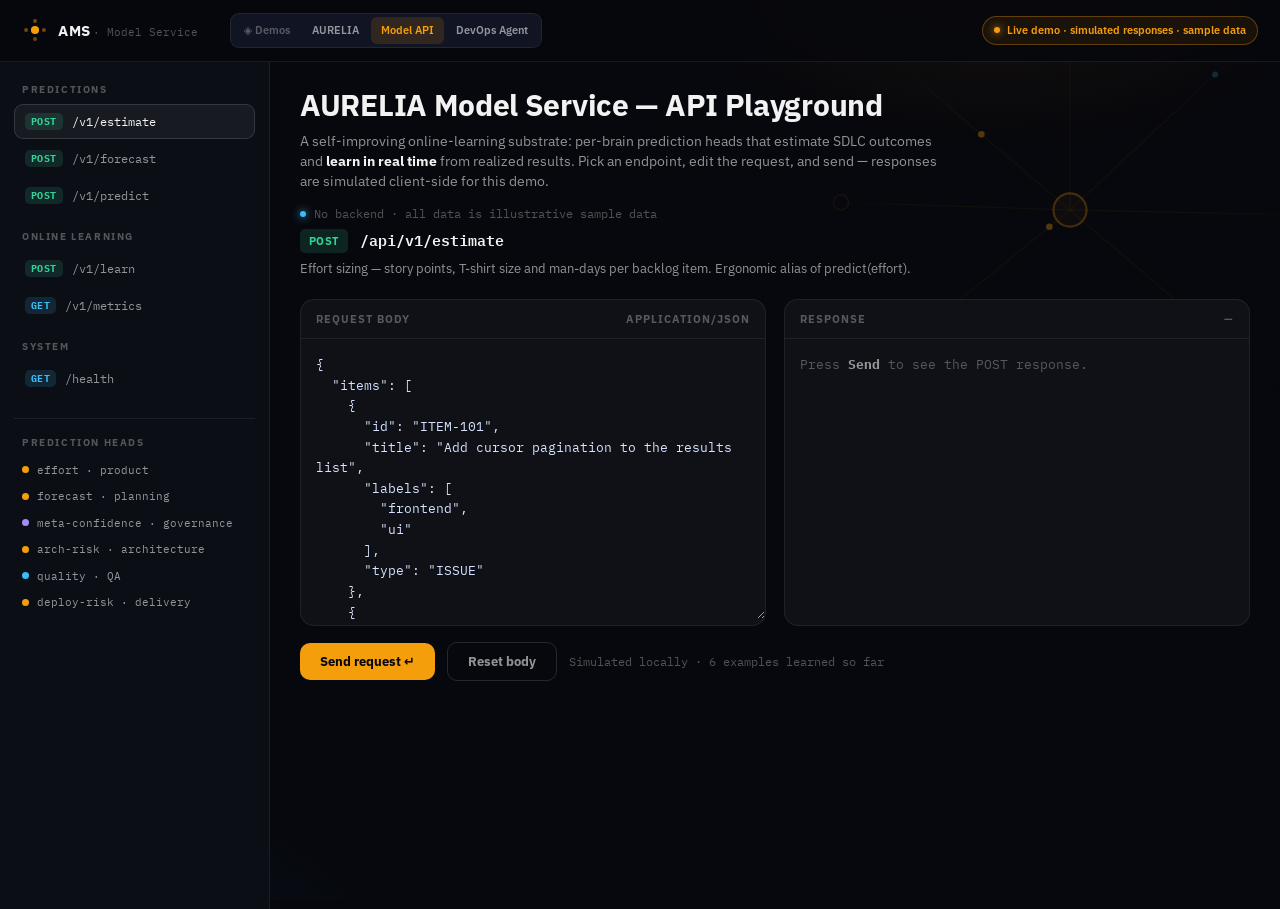
<file: ams/index.html>
<!DOCTYPE html>
<html lang="en">
<head>
<meta charset="UTF-8" />
<meta name="viewport" content="width=device-width, initial-scale=1.0" />
<title>AURELIA Model Service — API Playground</title>

<!-- ── Social / SEO metadata ──────────────────────── -->
<meta property="og:type"         content="website">
<meta property="og:site_name"    content="AURELIA">
<meta property="og:url"          content="https://miorfaridhal.github.io/aurelia-demo/ams/">
<meta property="og:title"        content="AURELIA — Model Service, Online Learning">
<meta property="og:description"  content="Prediction heads for effort, delivery, architecture risk and deploy risk. The delivery head learns from realized sprints; the rest distil each brain’s verdict into a cheap prediction.">
<meta property="og:image"        content="https://miorfaridhal.github.io/aurelia-demo/aurelia-og-ams.png">
<meta property="og:image:width"  content="1200">
<meta property="og:image:height" content="630">
<meta property="og:image:alt"    content="AURELIA model service API playground">

<meta name="twitter:card"        content="summary_large_image">
<meta name="twitter:title"       content="AURELIA — Model Service, Online Learning">
<meta name="twitter:description" content="Prediction heads for effort, delivery, architecture risk and deploy risk. The delivery head learns from realized sprints; the rest distil each brain’s verdict into a cheap prediction.">
<meta name="twitter:image"       content="https://miorfaridhal.github.io/aurelia-demo/aurelia-og-ams.png">
<link rel="icon" type="image/svg+xml" href="data:image/svg+xml,%3Csvg xmlns='http://www.w3.org/2000/svg' viewBox='0 0 32 32'%3E%3Crect width='32' height='32' rx='7' fill='%2307080d'/%3E%3Ccircle cx='16' cy='16' r='5' fill='%23f59e0b'/%3E%3Ccircle cx='16' cy='5' r='2.4' fill='%23f59e0b' opacity='.45'/%3E%3Ccircle cx='16' cy='27' r='2.4' fill='%23f59e0b' opacity='.45'/%3E%3Ccircle cx='5' cy='16' r='2.4' fill='%23f59e0b' opacity='.45'/%3E%3Ccircle cx='27' cy='16' r='2.4' fill='%23f59e0b' opacity='.45'/%3E%3C/svg%3E" />
<link rel="preconnect" href="https://fonts.googleapis.com">
<link rel="preconnect" href="https://fonts.gstatic.com" crossorigin>
<link href="https://fonts.googleapis.com/css2?family=IBM+Plex+Sans:ital,wght@0,300;0,400;0,500;0,600;0,700;1,300;1,400&family=IBM+Plex+Mono:wght@400;500;600&display=swap" rel="stylesheet">
<style>
  *,*::before,*::after{box-sizing:border-box;margin:0;padding:0}
  :root{
    --bg:#07080d; --bg2:#0c0e16; --bg3:#111422; --panel:#0f1117;
    --border:rgba(255,255,255,.07); --border2:rgba(255,255,255,.13);
    --t1:rgba(255,255,255,.95); --t2:rgba(255,255,255,.56); --t3:rgba(255,255,255,.3);
    --amber:#f59e0b; --blue:#38bdf8; --teal:#2dd4bf; --violet:#a78bfa; --coral:#fb7185; --emerald:#34d399;
    --mono:'IBM Plex Mono',ui-monospace,monospace; --sans:'IBM Plex Sans',system-ui,sans-serif; --disp:'IBM Plex Sans',var(--sans);
  }
  html{scroll-behavior:smooth}
  body{background:var(--bg);color:var(--t1);font-family:var(--sans);line-height:1.5;overflow-x:hidden}
  body::before{content:'';position:fixed;inset:0;pointer-events:none;z-index:0;
    background:radial-gradient(600px 340px at 78% -6%,rgba(245,158,11,.08),transparent 60%),radial-gradient(520px 320px at 8% 108%,rgba(56,189,248,.07),transparent 60%)}
  a{color:inherit}
  ::-webkit-scrollbar{width:9px;height:9px}::-webkit-scrollbar-thumb{background:rgba(255,255,255,.1);border-radius:9px}::-webkit-scrollbar-track{background:transparent}

  /* ── Top bar ── */
  header{position:sticky;top:0;z-index:20;display:flex;align-items:center;gap:14px;
    padding:13px 22px;border-bottom:1px solid var(--border);background:rgba(7,8,13,.82);backdrop-filter:blur(12px)}
  .logo{display:flex;align-items:center;gap:10px;flex-shrink:0}
  .logo svg{width:26px;height:26px}
  .logo b{font-family:var(--disp);font-weight:800;letter-spacing:.04em;font-size:15px}
  .logo span{font-size:11px;color:var(--t3);font-family:var(--mono);margin-left:2px}
  .badge-demo{margin-left:auto;display:flex;align-items:center;gap:7px;font-size:11px;font-weight:600;color:var(--amber);
    border:1px solid rgba(245,158,11,.32);background:rgba(245,158,11,.08);padding:5px 11px;border-radius:999px}
  .dot{width:6px;height:6px;border-radius:50%;background:var(--amber);box-shadow:0 0 8px var(--amber)}
  .ghlink{font-size:11px;color:var(--t2);font-family:var(--mono);text-decoration:none;border:1px solid var(--border);padding:5px 11px;border-radius:8px;transition:.15s}
  .ghlink:hover{color:var(--t1);border-color:var(--border2)}
  .switcher{display:flex;align-items:center;gap:2px;margin-left:18px;background:var(--bg3);border:1px solid var(--border);border-radius:9px;padding:3px}
  .switcher a{font-size:11px;color:var(--t2);text-decoration:none;padding:5px 10px;border-radius:6px;font-weight:600;transition:.14s;white-space:nowrap}
  .switcher a:hover{color:var(--t1);background:rgba(255,255,255,.05)}
  .switcher a.cur{background:rgba(245,158,11,.14);color:var(--amber)}
  .switcher a.home{color:var(--t3)}
  @media(max-width:820px){.switcher{display:none}}

  /* ── Layout ── */
  .wrap{position:relative;z-index:1;display:grid;grid-template-columns:270px 1fr;gap:0;min-height:calc(100vh - 53px)}
  aside{border-right:1px solid var(--border);padding:20px 14px;background:var(--bg2);position:sticky;top:53px;height:calc(100vh - 53px);overflow-y:auto}
  .hero{padding:26px 30px 6px}
  .hero h1{font-family:var(--disp);font-weight:800;font-size:clamp(21px,3vw,30px);letter-spacing:-.01em;line-height:1.1}
  .hero p{color:var(--t2);font-size:13.5px;max-width:640px;margin-top:10px}
  .hero .note{margin-top:14px;font-size:11.5px;color:var(--t3);font-family:var(--mono);display:flex;align-items:center;gap:8px}
  main{padding:0 30px 60px}

  .navgroup{font-size:10px;letter-spacing:.16em;text-transform:uppercase;color:var(--t3);font-weight:700;margin:16px 8px 7px}
  .navgroup:first-child{margin-top:0}
  .navitem{display:flex;align-items:center;gap:9px;width:100%;text-align:left;border:1px solid transparent;background:none;color:var(--t2);
    padding:8px 10px;border-radius:9px;cursor:pointer;font-family:var(--mono);font-size:12px;transition:.14s;margin-bottom:2px}
  .navitem:hover{background:rgba(255,255,255,.03);color:var(--t1)}
  .navitem.active{background:rgba(255,255,255,.05);border-color:var(--border2);color:var(--t1)}
  .m{font-weight:700;font-size:9.5px;padding:2px 6px;border-radius:5px;letter-spacing:.04em}
  .m.post{background:rgba(52,211,153,.14);color:var(--emerald)}
  .m.get{background:rgba(56,189,248,.14);color:var(--blue)}

  .heads{margin-top:22px;padding-top:16px;border-top:1px solid var(--border)}
  .head-chip{display:flex;align-items:center;gap:8px;font-size:11px;color:var(--t2);padding:5px 8px;font-family:var(--mono)}
  .head-chip i{width:7px;height:7px;border-radius:50%;flex-shrink:0}

  /* ── Endpoint panel ── */
  .ep-head{display:flex;align-items:center;gap:12px;flex-wrap:wrap;margin-bottom:6px}
  .ep-path{font-family:var(--mono);font-size:15px;font-weight:600;color:var(--t1)}
  .ep-desc{color:var(--t2);font-size:13px;margin-bottom:20px;max-width:680px}
  .cols{display:grid;grid-template-columns:1fr 1fr;gap:18px}
  @media(max-width:1080px){.wrap{grid-template-columns:1fr}aside{display:none}.cols{grid-template-columns:1fr}}
  .card{background:var(--panel);border:1px solid var(--border);border-radius:14px;overflow:hidden}
  .card-h{display:flex;align-items:center;justify-content:space-between;padding:11px 15px;border-bottom:1px solid var(--border);font-size:11px;font-weight:700;letter-spacing:.09em;text-transform:uppercase;color:var(--t3)}
  textarea{width:100%;min-height:280px;resize:vertical;border:none;background:transparent;color:#d6e2ff;
    font-family:var(--mono);font-size:12.5px;line-height:1.65;padding:15px;outline:none;tab-size:2}
  .out{min-height:280px;padding:15px;font-family:var(--mono);font-size:12.5px;line-height:1.65;white-space:pre-wrap;word-break:break-word;overflow:auto;max-height:560px}
  .btn{display:inline-flex;align-items:center;gap:8px;background:var(--amber);color:#07080d;border:none;font-family:var(--sans);
    font-weight:700;font-size:13px;padding:10px 20px;border-radius:10px;cursor:pointer;transition:.15s}
  .btn:hover{transform:translateY(-1px);box-shadow:0 10px 30px rgba(245,158,11,.25)}
  .btn:active{transform:translateY(0)}
  .btn.ghost{background:transparent;border:1px solid var(--border2);color:var(--t2)}
  .btn.ghost:hover{color:var(--t1);box-shadow:none}
  .actions{display:flex;align-items:center;gap:12px;margin:16px 0 4px}
  .status{font-family:var(--mono);font-size:11.5px;color:var(--t3)}
  .status b{color:var(--emerald)}
  .k{color:var(--blue)} .s{color:var(--emerald)} .n{color:var(--amber)} .bool{color:var(--violet)} .nul{color:var(--coral)}

  /* metrics */
  .metrics-grid{display:grid;grid-template-columns:repeat(auto-fill,minmax(190px,1fr));gap:12px;margin-top:4px}
  .mcard{background:var(--panel);border:1px solid var(--border);border-radius:12px;padding:14px}
  .mcard .top{display:flex;align-items:center;gap:8px;margin-bottom:10px}
  .mcard .top b{font-family:var(--mono);font-size:12px}
  .mcard .top i{width:8px;height:8px;border-radius:50%}
  .mrow{display:flex;justify-content:space-between;font-size:11.5px;color:var(--t2);font-family:var(--mono);margin:3px 0}
  .mrow span:last-child{color:var(--t1);font-weight:600}
  .spark{display:flex;align-items:flex-end;gap:2px;height:26px;margin-top:9px}
  .spark i{flex:1;background:linear-gradient(var(--blue),rgba(56,189,248,.15));border-radius:2px 2px 0 0;opacity:.85}
  .foot{margin-top:30px;padding-top:18px;border-top:1px solid var(--border);color:var(--t3);font-size:11.5px;font-family:var(--mono)}
</style>
</head>
<body>
<div class="hero-mesh" aria-hidden="true">
  <style>
    .hero-mesh{position:fixed;top:-70px;right:-70px;width:min(560px,46vw);height:560px;z-index:0;pointer-events:none;opacity:.32;
      -webkit-mask-image:radial-gradient(closest-side,#000 52%,transparent);mask-image:radial-gradient(closest-side,#000 52%,transparent)}
    @media(max-width:820px){.hero-mesh{opacity:.15;right:-170px}}
    .hero-mesh .hm-edge{stroke:rgba(245,158,11,.15);stroke-width:1;fill:none}
    .hero-mesh .hm-node{fill:#0b0d13;stroke:rgba(245,158,11,.55);stroke-width:1.3}
    .hero-mesh .hm-core{fill:rgba(245,158,11,.10);stroke:rgba(245,158,11,.78);stroke-width:1.7}
    .hero-mesh .hm-p{fill:#f59e0b}.hero-mesh .hm-pb{fill:#38bdf8}
    @keyframes hmnp{0%,100%{opacity:.4}50%{opacity:1}}
    .hero-mesh .hm-node{animation:hmnp 3.2s ease-in-out infinite}
    .hero-mesh .n2{animation-delay:.4s}.hero-mesh .n3{animation-delay:.8s}.hero-mesh .n4{animation-delay:1.2s}
    .hero-mesh .n5{animation-delay:1.6s}.hero-mesh .n6{animation-delay:2s}.hero-mesh .n7{animation-delay:2.4s}
    @keyframes hmcore{0%,100%{opacity:.75;stroke-width:1.7}50%{opacity:1;stroke-width:2.3}}
    .hero-mesh .hm-core{animation:hmcore 2.6s ease-in-out infinite}
    @media(prefers-reduced-motion:reduce){.hero-mesh *{animation:none!important}.hero-mesh .hm-p,.hero-mesh .hm-pb{display:none}}
  </style>
  <svg viewBox="0 0 440 440" xmlns="http://www.w3.org/2000/svg">
    <path class="hm-edge" id="hm1" d="M220 220 L70 92"/><path class="hm-edge" id="hm2" d="M220 220 L372 78"/>
    <path class="hm-edge" id="hm3" d="M220 220 L58 352"/><path class="hm-edge" id="hm4" d="M220 220 L384 360"/>
    <path class="hm-edge" id="hm5" d="M220 220 L220 46"/><path class="hm-edge" id="hm6" d="M220 220 L406 224"/>
    <path class="hm-edge" id="hm7" d="M220 220 L40 214"/>
    <circle class="hm-node n1" cx="70" cy="92" r="7"/><circle class="hm-node n2" cx="372" cy="78" r="7"/>
    <circle class="hm-node n3" cx="58" cy="352" r="7"/><circle class="hm-node n4" cx="384" cy="360" r="7"/>
    <circle class="hm-node n5" cx="220" cy="46" r="6"/><circle class="hm-node n6" cx="406" cy="224" r="6"/>
    <circle class="hm-node n7" cx="40" cy="214" r="6"/><circle class="hm-core" cx="220" cy="220" r="13"/>
    <circle class="hm-p" r="2.6"><animateMotion dur="2.8s" begin="0s" repeatCount="indefinite"><mpath href="#hm1"/></animateMotion></circle>
    <circle class="hm-pb" r="2.4"><animateMotion dur="3.2s" begin=".5s" repeatCount="indefinite" keyPoints="1;0" keyTimes="0;1" calcMode="linear"><mpath href="#hm2"/></animateMotion></circle>
    <circle class="hm-p" r="2.6"><animateMotion dur="3s" begin="1s" repeatCount="indefinite"><mpath href="#hm3"/></animateMotion></circle>
    <circle class="hm-pb" r="2.4"><animateMotion dur="2.6s" begin="1.4s" repeatCount="indefinite" keyPoints="1;0" keyTimes="0;1" calcMode="linear"><mpath href="#hm4"/></animateMotion></circle>
    <circle class="hm-p" r="2.6"><animateMotion dur="3.4s" begin="1.8s" repeatCount="indefinite"><mpath href="#hm5"/></animateMotion></circle>
    <circle class="hm-pb" r="2.4"><animateMotion dur="2.9s" begin="2.2s" repeatCount="indefinite" keyPoints="1;0" keyTimes="0;1" calcMode="linear"><mpath href="#hm6"/></animateMotion></circle>
    <circle class="hm-p" r="2.6"><animateMotion dur="3.1s" begin="2.6s" repeatCount="indefinite"><mpath href="#hm7"/></animateMotion></circle>
  </svg>
</div>

<header>
  <div class="logo">
    <svg viewBox="0 0 32 32" fill="none"><circle cx="16" cy="16" r="5" fill="#f59e0b"/><circle cx="16" cy="5" r="2.4" fill="#f59e0b" opacity=".45"/><circle cx="16" cy="27" r="2.4" fill="#f59e0b" opacity=".45"/><circle cx="5" cy="16" r="2.4" fill="#f59e0b" opacity=".45"/><circle cx="27" cy="16" r="2.4" fill="#f59e0b" opacity=".45"/></svg>
    <div><b>AMS</b><span>· Model Service</span></div>
  </div>
  <nav class="switcher">
    <a class="home" href="../" title="All AURELIA demos">◈ Demos</a>
    <a href="../app/">AURELIA</a>
    <a href="../ams/" class="cur">Model API</a>
    <a href="../devops/">DevOps Agent</a>
  </nav>
  <span class="badge-demo"><span class="dot"></span>Live demo · simulated responses · sample data</span>
</header>

<div class="wrap">
  <aside>
    <div class="navgroup">Predictions</div>
    <div id="nav-predictions"></div>
    <div class="navgroup">Online Learning</div>
    <div id="nav-learning"></div>
    <div class="navgroup">System</div>
    <div id="nav-system"></div>
    <div class="heads">
      <div class="navgroup" style="margin-top:0">Prediction Heads</div>
      <div class="head-chip"><i style="background:#f59e0b"></i>effort · product</div>
      <div class="head-chip"><i style="background:#f59e0b"></i>forecast · planning</div>
      <div class="head-chip"><i style="background:#a78bfa"></i>meta-confidence · governance</div>
      <div class="head-chip"><i style="background:#f59e0b"></i>arch-risk · architecture</div>
      <div class="head-chip"><i style="background:#38bdf8"></i>quality · QA</div>
      <div class="head-chip"><i style="background:#f59e0b"></i>deploy-risk · delivery</div>
    </div>
  </aside>

  <div>
    <div class="hero">
      <h1>AURELIA Model Service — API Playground</h1>
      <p>A self-improving online-learning substrate: per-brain prediction heads that estimate SDLC outcomes and <b style="color:var(--t1)">learn in real time</b> from realized results. Pick an endpoint, edit the request, and send — responses are simulated client-side for this demo.</p>
      <div class="note"><span class="dot" style="background:var(--blue);box-shadow:0 0 8px var(--blue)"></span>No backend · all data is illustrative sample data</div>
    </div>
    <main id="main"></main>
  </div>
</div>

<script>
// ─────────────────────────────────────────────────────────────────────────
// AURELIA Model Service — client-side API playground (simulated responses).
// All example payloads are fictional. No real project data is used.
// ─────────────────────────────────────────────────────────────────────────
const FIB=[1,2,3,5,8,13,21];
const snap=p=>FIB.reduce((a,b)=>Math.abs(b-p)<Math.abs(a-p)?b:a);
const SIZE=[[2,'XS'],[3,'S'],[5,'M'],[8,'L'],[13,'XL'],[99,'XXL']];
const sizeOf=p=>{for(const[t,s]of SIZE)if(p<=t)return s;return'XXL'};
const clamp=(x,a=0,b=1)=>Math.max(a,Math.min(b,x));
const r2=x=>Math.round(x*100)/100;
// deterministic pseudo-hash so the same input gives the same output (feels real)
const hash=s=>{let h=2166136261;for(let i=0;i<s.length;i++){h^=s.charCodeAt(i);h=Math.imul(h,16777619)}return(h>>>0)/4294967295};
const RISK={low:.15,medium:.4,high:.68,critical:.88};
// a global "examples seen" that grows as you POST /v1/learn — drives source + confidence
let SEEN=6;

function estPoints(it){
  const L=(it.labels||[]).map(x=>x.toLowerCase());
  let base=5;
  if(L.some(x=>/infra|migration|refactor|epic/.test(x)))base=13;
  else if(L.some(x=>/backend|api|security|perf/.test(x)))base=8;
  else if(L.some(x=>/bug|chore|docs|ui/.test(x)))base=3;
  base+=((it.title||'').length>60?3:0);
  base*= (0.8+hash(it.id+it.title)*0.5);
  return snap(clamp(base,1,21));
}
const src=()=>SEEN<3?'heuristic':SEEN<20?'learning':'model';
const conf=()=>r2(0.55+Math.min(1,SEEN/20)*0.4);

const RUN={
  estimate(req){
    const items=req.items||[];
    const estimates=items.map(it=>{
      const p=estPoints(it);
      return{id:it.id,size:sizeOf(p),points:p,mandays:r2(p*0.38),confidence:conf(),
        rationale:`Sized from ${(it.labels||[]).join(', ')||'title signals'} against ${SEEN} learned outcomes.`,source:src()};
    });
    return{estimates,estimated_count:estimates.length,failed_count:0};
  },
  forecast(req){
    const cp=+req.committed_points||0, hv=+req.historical_velocity||0, cap=+req.capacity_days||0;
    const vel=hv>0? r2(hv*(0.9+hash('v'+cp)*0.2)) : r2(cp*0.9);
    const load=cap>0? cp/(cap*2.2) : cp/(vel||1);
    const arisk=RISK[(req.architecture_risk||'medium')]||.4;
    let comp=clamp(1.12-load*0.5-arisk*0.35-(+req.risk_count||0)*0.03);
    const exposure=Math.min(1,SEEN/20);
    comp=clamp(exposure*comp+(1-exposure)*clamp(1.05-load*0.5));
    return{velocity:vel,completion_prob:r2(comp),overcommit_risk:r2(1-comp),
      confidence:r2(0.4+0.45*exposure),source:src(),committed_points:cp,n_examples:SEEN};
  },
  predict(req){
    const h=req.head||'effort', e=req.entity||{};
    const brain={effort:'product_brain',forecast:'planning_brain','meta-confidence':'meta_reasoning_brain','arch-risk':'architecture_brain',quality:'quality_brain','deploy-risk':'delivery_brain'}[h]||'unknown';
    let prediction;
    if(h==='effort'){const p=estPoints({id:e.id||'X',title:e.title||'',labels:e.labels||[]});prediction={points:p,size:sizeOf(p),mandays:r2(p*0.38),confidence:conf()};}
    else if(h==='forecast'){prediction=RUN.forecast(e);}
    else{const lvl=(v)=>v<.3?'low':v<.55?'medium':v<.8?'high':'critical';
      const base={'meta-confidence':.82,'arch-risk':.46,'quality':.38,'deploy-risk':.5}[h]??.5;
      const v=clamp(base+(hash(h+JSON.stringify(e))-0.5)*0.3);
      const key={'meta-confidence':'overall_confidence_score','arch-risk':'overall_architecture_risk','quality':'overall_defect_risk','deploy-risk':'overall_deploy_risk'}[h];
      prediction={[key.replace('overall_','').includes('confidence')?'score':'score']:r2(v),[key]:h==='meta-confidence'?r2(v):lvl(v),confidence:conf(),source:src()};}
    return{head:h,brain_id:brain,prediction};
  },
  learn(req){
    SEEN++;
    const mae=r2(Math.max(0.4,3.2*Math.exp(-SEEN/22)));
    return{head:req.head||'effort',brain_id:'product_brain',
      result:{status:'learned',progressive_mae:mae,examples:SEEN,note:'Metric scored on the pre-learn prediction (progressive validation), then learn_one applied.'},
      metrics:{mae,n:SEEN,source:src()}};
  },
  metrics(){
    const heads=['effort','forecast','meta-confidence','arch-risk','quality','deploy-risk'];
    const out={};let tot=0;
    heads.forEach((h,i)=>{const n=SEEN+ i*7;tot+=n;
      out[h]={n_examples:n,progressive_mae:r2(Math.max(0.35,(2.6+i*0.3)*Math.exp(-n/24))),
        accuracy:h==='forecast'?r2(0.6+Math.min(1,n/40)*0.32):null,
        last_updated:'2026-08-10T09:14:00Z',source:n<3?'heuristic':n<20?'learning':'model'};});
    return{heads:out,head_count:heads.length,total_examples:tot,examples_recorded:tot};
  },
  health(){return{status:'ok',service:'AURELIA Model Service',version:'0.1.0',heads:6,heads_ready:6,uptime_seconds:86412};}
};

const EP={
  estimate:{group:'predictions',method:'POST',path:'/api/v1/estimate',
    desc:'Effort sizing — story points, T-shirt size and man-days per backlog item. Ergonomic alias of predict(effort).',
    sample:{items:[
      {id:'ITEM-101',title:'Add cursor pagination to the results list',labels:['frontend','ui'],type:'ISSUE'},
      {id:'ITEM-102',title:'Cache expensive aggregate queries behind the reports API',labels:['backend','perf'],type:'ISSUE'},
      {id:'ITEM-103',title:'Zero-downtime migration to partitioned event table',labels:['infra','migration'],type:'ISSUE'}
    ],project_context:'sample-project'}},
  forecast:{group:'predictions',method:'POST',path:'/api/v1/forecast',
    desc:'Sprint outcome forecast — velocity, completion probability and overcommit risk from planning signals.',
    sample:{committed_points:42,story_count:7,team_size:4,capacity_days:36,historical_velocity:40,risk_count:2,architecture_risk:'medium'}},
  predict:{group:'predictions',method:'POST',path:'/api/v1/predict',
    desc:'Generic, head-parametrised prediction. Name any registered head and pass a raw entity.',
    sample:{head:'quality',entity:{coverage_target:85,scenarios_total:24,scenarios_automated:19,security_test_plan:true,qa_hours:28,breaking_api_changes:1,high_risk_stories:2}}},
  learn:{group:'learning',method:'POST',path:'/api/v1/learn',
    desc:'Universal feedback hook. POST a realized outcome and the named head updates online (River learn_one). Send repeatedly to watch MAE fall.',
    sample:{head:'effort',entity:{id:'ITEM-101',title:'Add cursor pagination to the results list',labels:['frontend','ui']},label:{points:5}}},
  metrics:{group:'learning',method:'GET',path:'/api/v1/metrics',
    desc:'Per-head progressive MAE / accuracy and example counts — the concrete proof each head is learning over time.',
    sample:null},
  health:{group:'system',method:'GET',path:'/api/health',desc:'Liveness / readiness probe.',sample:null}
};

const $=s=>document.querySelector(s);
let current='estimate';

function syntax(obj){
  const j=JSON.stringify(obj,null,2);
  return j.replace(/&/g,'&amp;').replace(/</g,'&lt;')
    .replace(/"([^"]+)":/g,'<span class="k">"$1"</span>:')
    .replace(/: "([^"]*)"/g,': <span class="s">"$1"</span>')
    .replace(/: (-?\d+\.?\d*)/g,': <span class="n">$1</span>')
    .replace(/: (true|false)/g,': <span class="bool">$1</span>')
    .replace(/: null/g,': <span class="nul">null</span>');
}

function renderNav(){
  const groups={predictions:'#nav-predictions',learning:'#nav-learning',system:'#nav-system'};
  Object.values(groups).forEach(g=>$(g).innerHTML='');
  Object.entries(EP).forEach(([id,e])=>{
    const b=document.createElement('button');
    b.className='navitem'+(id===current?' active':'');
    b.innerHTML=`<span class="m ${e.method.toLowerCase()}">${e.method}</span>${e.path.replace('/api','')}`;
    b.onclick=()=>{current=id;render()};
    $(groups[e.group]).appendChild(b);
  });
}

function render(){
  renderNav();
  const e=EP[current];
  const isMetrics=current==='metrics';
  const bodyEditor=e.sample!==null;
  $('#main').innerHTML=`
    <div class="ep-head">
      <span class="m ${e.method.toLowerCase()}" style="font-size:11px;padding:4px 9px">${e.method}</span>
      <span class="ep-path">${e.path}</span>
    </div>
    <div class="ep-desc">${e.desc}</div>
    <div class="cols">
      <div class="card">
        <div class="card-h"><span>Request${bodyEditor?' body':''}</span><span style="color:var(--t3)">application/json</span></div>
        ${bodyEditor?`<textarea id="req" spellcheck="false">${JSON.stringify(e.sample,null,2)}</textarea>`
          :`<div class="out" style="color:var(--t3)">No request body — ${e.method} ${e.path}</div>`}
      </div>
      <div class="card">
        <div class="card-h"><span>Response</span><span id="rstatus" style="color:var(--t3)">—</span></div>
        <div class="out" id="res" style="color:var(--t3)">Press <b style="color:var(--t2)">Send</b> to see the ${e.method} response.</div>
      </div>
    </div>
    <div class="actions">
      <button class="btn" id="send">${e.method==='GET'?'Send request':'Send request'} ↵</button>
      ${bodyEditor?'<button class="btn ghost" id="reset">Reset body</button>':''}
      <span class="status" id="hint">${current==='learn'?'Tip: send a few times — MAE drops as it learns.':'Simulated locally · '+SEEN+' examples learned so far'}</span>
    </div>
    ${isMetrics?'<div id="mwrap"></div>':''}`;

  $('#send').onclick=send;
  if($('#reset'))$('#reset').onclick=()=>{$('#req').value=JSON.stringify(e.sample,null,2)};
  if(isMetrics)renderMetrics();
}

function send(){
  const e=EP[current];let req={};
  if(e.sample!==null){
    try{req=JSON.parse($('#req').value)}catch(err){
      $('#res').innerHTML='<span class="nul">JSON parse error: '+err.message+'</span>';
      $('#rstatus').innerHTML='<span style="color:var(--coral)">400</span>';return;}
  }
  const data=RUN[current](req);
  $('#rstatus').innerHTML='<span style="color:var(--emerald)">200 OK</span> · '+Math.round(6+Math.random()*20)+'ms';
  $('#res').innerHTML=syntax(data);
  if($('#hint'))$('#hint').innerHTML=current==='learn'
    ?'<b>learned</b> · '+SEEN+' examples · MAE '+data.metrics.mae:'Simulated locally · '+SEEN+' examples learned so far';
  if(current==='learn'){/* refresh metrics view next time */}
  if(current==='metrics')renderMetrics();
}

const HCOLOR={effort:'#f59e0b',forecast:'#f59e0b','meta-confidence':'#a78bfa','arch-risk':'#f59e0b',quality:'#38bdf8','deploy-risk':'#f59e0b'};
function renderMetrics(){
  const m=RUN.metrics();
  const cards=Object.entries(m.heads).map(([h,d])=>{
    const bars=Array.from({length:10},(_,i)=>{const v=Math.max(0.35,d.progressive_mae*Math.exp((10-i)/6));return`<i style="height:${clamp(v/3.5)*100}%"></i>`}).join('');
    return `<div class="mcard">
      <div class="top"><i style="background:${HCOLOR[h]}"></i><b>${h}</b></div>
      <div class="mrow"><span>progressive MAE</span><span>${d.progressive_mae}</span></div>
      <div class="mrow"><span>examples</span><span>${d.n_examples}</span></div>
      <div class="mrow"><span>${d.accuracy!=null?'accuracy':'source'}</span><span>${d.accuracy!=null?(d.accuracy*100).toFixed(0)+'%':d.source}</span></div>
      <div class="spark">${bars}</div></div>`;}).join('');
  const wrap=$('#mwrap');if(wrap)wrap.innerHTML=`<div class="foot" style="margin:8px 0 14px;border:none;padding:0">Head registry — ${m.head_count} heads · ${m.total_examples} learned examples. MAE falls left→right as outcomes stream in.</div><div class="metrics-grid">${cards}</div>`;
}

document.addEventListener('keydown',e=>{if((e.metaKey||e.ctrlKey)&&e.key==='Enter')send()});
render();
</script>
</body>
</html>
</file>
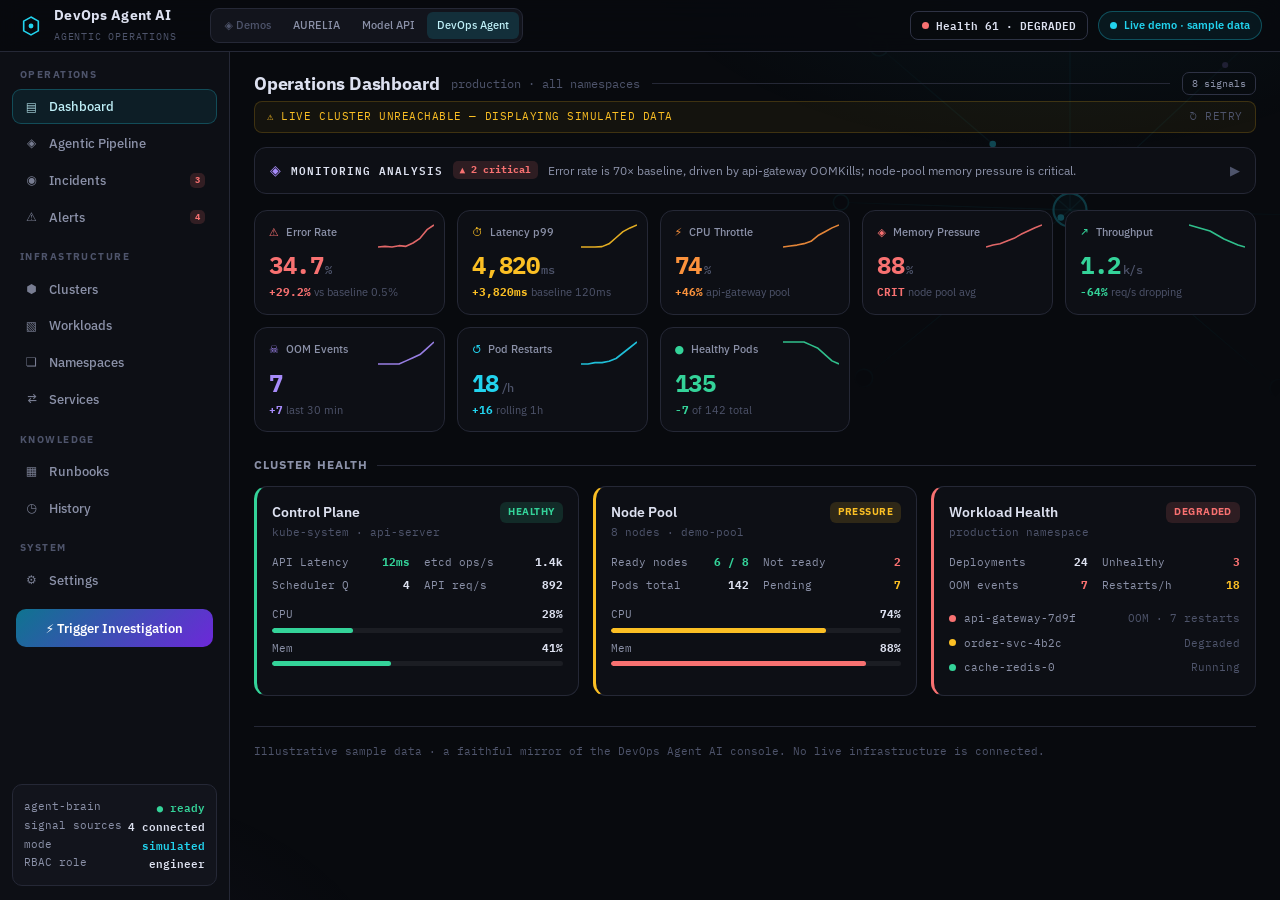
<file: devops/index.html>
<!DOCTYPE html>
<html lang="en">
<head>
<meta charset="UTF-8" />
<meta name="viewport" content="width=device-width, initial-scale=1.0" />
<title>DevOps Agent AI — Agentic Operations (Demo)</title>

<!-- ── Social / SEO metadata ──────────────────────── -->
<meta property="og:type"         content="website">
<meta property="og:site_name"    content="AURELIA">
<meta property="og:url"          content="https://miorfaridhal.github.io/aurelia-demo/devops/">
<meta property="og:title"        content="AURELIA — Agentic DevOps Operations">
<meta property="og:description"  content="An agent that watches the estate, ingests signals from multiple sources, consults the runbooks and proposes remediation — with RBAC and a full audit trail.">
<meta property="og:image"        content="https://miorfaridhal.github.io/aurelia-demo/aurelia-og-devops.png">
<meta property="og:image:width"  content="1200">
<meta property="og:image:height" content="630">
<meta property="og:image:alt"    content="AURELIA agentic DevOps operations console">

<meta name="twitter:card"        content="summary_large_image">
<meta name="twitter:title"       content="AURELIA — Agentic DevOps Operations">
<meta name="twitter:description" content="An agent that watches the estate, ingests signals from multiple sources, consults the runbooks and proposes remediation — with RBAC and a full audit trail.">
<meta name="twitter:image"       content="https://miorfaridhal.github.io/aurelia-demo/aurelia-og-devops.png">
<link rel="icon" type="image/svg+xml" href="data:image/svg+xml,%3Csvg xmlns='http://www.w3.org/2000/svg' viewBox='0 0 32 32'%3E%3Crect width='32' height='32' rx='7' fill='%23090c12'/%3E%3Cpath d='M16 5l9 5v12l-9 5-9-5V10z' fill='none' stroke='%2322d3ee' stroke-width='2'/%3E%3Ccircle cx='16' cy='16' r='3' fill='%2322d3ee'/%3E%3C/svg%3E" />
<link rel="preconnect" href="https://fonts.googleapis.com"><link rel="preconnect" href="https://fonts.gstatic.com" crossorigin>
<link href="https://fonts.googleapis.com/css2?family=IBM+Plex+Sans:wght@400;500;600;700&family=IBM+Plex+Mono:wght@400;500;600&display=swap" rel="stylesheet">
<style>
  *,*::before,*::after{box-sizing:border-box;margin:0;padding:0}
  :root{
    --bg:#080a0e; --bg1:#0d0f15; --bg2:#12141c; --bg3:#181b24; --bg4:#1e212c;
    --bd:#252836; --bd2:#2e3244; --bd3:#363b52;
    --t1:#dde1f0; --t2:#8b91a8; --t3:#4e546b;
    --cyan:#22d3ee; --violet:#a78bfa; --red:#f87171; --amber:#fbbf24; --emerald:#34d399; --orange:#fb923c;
    --mono:'IBM Plex Mono',ui-monospace,monospace; --sans:'IBM Plex Sans',system-ui,sans-serif;
  }
  body{background:var(--bg);color:var(--t1);font-family:var(--sans);font-size:13px;line-height:1.5;overflow-x:hidden}
  body::before{content:'';position:fixed;inset:0;z-index:0;pointer-events:none;
    background:radial-gradient(720px 380px at 82% -8%,rgba(34,211,238,.06),transparent 60%),radial-gradient(600px 360px at 3% 110%,rgba(167,139,250,.05),transparent 60%)}
  ::-webkit-scrollbar{width:9px;height:9px}::-webkit-scrollbar-thumb{background:#20242f;border-radius:9px}::-webkit-scrollbar-track{background:transparent}
  a{color:inherit}

  /* topnav */
  header{position:sticky;top:0;z-index:30;height:52px;display:flex;align-items:center;gap:14px;padding:0 18px;
    border-bottom:1px solid var(--bd);background:rgba(8,10,14,.86);backdrop-filter:blur(12px)}
  .brand{display:flex;align-items:center;gap:10px}.brand svg{width:26px;height:26px}
  .brand b{font-weight:700;letter-spacing:.02em;font-size:14px}
  .brand span{font-size:10px;color:var(--t3);font-family:var(--mono);letter-spacing:.08em;text-transform:uppercase}
  .switcher{display:flex;align-items:center;gap:2px;margin-left:20px;background:var(--bg2);border:1px solid var(--bd);border-radius:9px;padding:3px}
  .switcher a{font-size:11px;color:var(--t2);text-decoration:none;padding:5px 10px;border-radius:6px;font-weight:500;transition:.14s;white-space:nowrap}
  .switcher a:hover{color:var(--t1);background:rgba(255,255,255,.05)}
  .switcher a.cur{background:rgba(34,211,238,.14);color:#bff0f8}
  .switcher a.home{color:var(--t3)}
  @media(max-width:900px){.switcher{display:none}}
  .hpill{display:flex;align-items:center;gap:7px;font-size:11px;font-weight:600;padding:5px 11px;border-radius:8px;border:1px solid var(--bd2);font-family:var(--mono)}
  .demo-pill{display:flex;align-items:center;gap:7px;font-size:11px;font-weight:600;color:var(--cyan);border:1px solid rgba(34,211,238,.3);background:rgba(34,211,238,.07);padding:5px 11px;border-radius:999px}
  .dot{width:7px;height:7px;border-radius:50%}
  @keyframes pulse{0%,100%{opacity:1}50%{opacity:.35}} .live{animation:pulse 1.6s infinite}
  .progress-strip{position:fixed;left:0;top:52px;height:2px;background:linear-gradient(90deg,var(--cyan),var(--violet));width:0;transition:width .4s;box-shadow:0 0 10px var(--cyan);z-index:29}

  /* layout */
  .layout{position:relative;z-index:1;display:grid;grid-template-columns:230px 1fr;min-height:calc(100vh - 52px)}
  aside{border-right:1px solid var(--bd);background:var(--bg1);padding:14px 12px;display:flex;flex-direction:column;gap:2px;position:sticky;top:52px;height:calc(100vh - 52px);overflow-y:auto}
  .navgroup{font-size:9.5px;letter-spacing:.15em;text-transform:uppercase;color:var(--t3);font-weight:700;margin:14px 8px 5px}
  .navgroup:first-child{margin-top:2px}
  .nav{display:flex;align-items:center;gap:10px;padding:7px 11px;border-radius:9px;cursor:pointer;color:var(--t2);border:1px solid transparent;transition:.14s;font-size:12.5px;font-weight:500}
  .nav:hover{background:rgba(255,255,255,.03);color:var(--t1)}
  .nav.active{background:rgba(34,211,238,.08);border-color:rgba(34,211,238,.25);color:#bff0f8}
  .nav .ic{width:15px;text-align:center;opacity:.85;font-size:12px}
  .nav .tag{margin-left:auto;font-size:8.5px;font-weight:700;padding:1px 5px;border-radius:5px;letter-spacing:.05em}
  .tag.n{background:rgba(248,113,113,.16);color:var(--red)}
  .trigger{margin:10px 4px 4px;background:linear-gradient(135deg,#0e7490,#6d28d9);border:none;color:#fff;font-family:var(--sans);font-weight:600;font-size:12.5px;padding:11px;border-radius:10px;cursor:pointer;display:flex;align-items:center;justify-content:center;gap:8px;transition:.15s}
  .trigger:hover{filter:brightness(1.12)}
  .sysbox{margin-top:auto;border:1px solid var(--bd);border-radius:10px;padding:11px;background:var(--bg2);font-family:var(--mono);font-size:10.5px;color:var(--t2)}
  .sysrow{display:flex;justify-content:space-between;margin:3px 0}.sysrow b{color:var(--t1);font-weight:600}

  main{padding:18px 24px 60px;min-width:0}
  .page-h{display:flex;align-items:center;gap:12px;margin-bottom:4px}
  .page-h h1{font-size:18px;font-weight:700;letter-spacing:-.01em}
  .page-h .sub{color:var(--t3);font-size:12px;font-family:var(--mono)}
  .rule{flex:1;height:1px;background:var(--bd)}
  .pill{font-size:10px;font-family:var(--mono);color:var(--t2);border:1px solid var(--bd2);border-radius:7px;padding:3px 9px;white-space:nowrap}
  .filterbar{display:flex;align-items:center;gap:10px;margin:14px 0 16px;flex-wrap:wrap}
  select,.chip{background:var(--bg2);border:1px solid var(--bd2);color:var(--t1);font-family:var(--mono);font-size:11.5px;padding:7px 11px;border-radius:8px}
  .btn{background:var(--cyan);color:#04222a;border:none;font-family:var(--sans);font-weight:700;font-size:12.5px;padding:8px 16px;border-radius:9px;cursor:pointer;display:inline-flex;align-items:center;gap:7px;transition:.15s}
  .btn:hover{transform:translateY(-1px);box-shadow:0 8px 24px rgba(34,211,238,.22)}
  .btn.ghost{background:transparent;border:1px solid var(--bd2);color:var(--t2)}.btn.ghost:hover{box-shadow:none;color:var(--t1)}
  .btn[disabled]{opacity:.5;cursor:not-allowed;transform:none;box-shadow:none}

  /* cache strip */
  .cache{display:flex;align-items:center;gap:10px;font-family:var(--mono);font-size:10.5px;color:var(--amber);background:rgba(251,191,36,.05);border:1px solid rgba(251,191,36,.18);border-radius:8px;padding:7px 12px;margin-bottom:14px;letter-spacing:.05em}
  .cache .rt{margin-left:auto;color:var(--t3);cursor:pointer}

  /* AI panel */
  .aip{background:var(--bg1);border:1px solid var(--bd);border-radius:12px;margin-bottom:16px;overflow:hidden}
  .aip-h{display:flex;align-items:center;gap:10px;padding:12px 15px;cursor:pointer}
  .aip-h .gl{color:var(--violet);font-size:14px}
  .aip-h .tt{font-family:var(--mono);font-size:11px;letter-spacing:.09em;text-transform:uppercase;color:var(--t1);font-weight:600}
  .aip-h .sm{color:var(--t2);font-size:11.5px;flex:1;overflow:hidden;text-overflow:ellipsis;white-space:nowrap}
  .aip-h .cv{color:var(--t3);transition:transform .2s}
  .aip.open .cv{transform:rotate(90deg)}
  .abadge{font-size:9.5px;font-family:var(--mono);font-weight:700;padding:2px 7px;border-radius:5px}
  .ab-crit{background:rgba(248,113,113,.14);color:var(--red)}.ab-warn{background:rgba(251,191,36,.14);color:var(--amber)}.ab-ok{background:rgba(52,211,153,.14);color:var(--emerald)}
  .aip-body{display:none;padding:0 15px 14px;border-top:1px solid var(--bd)}
  .aip.open .aip-body{display:block}
  .aip-body p{color:var(--t2);font-size:12px;margin:12px 0 10px;line-height:1.6}
  .anom{display:flex;align-items:flex-start;gap:9px;font-size:11.5px;color:var(--t2);padding:6px 0;border-top:1px solid var(--bg3)}
  .anom .mk{font-weight:700;flex-shrink:0}.anom .tp{font-family:var(--mono);font-size:9.5px;color:var(--t3);border:1px solid var(--bd);border-radius:4px;padding:1px 5px;flex-shrink:0}

  /* metric cards */
  .grid-m{display:grid;grid-template-columns:repeat(auto-fill,minmax(176px,1fr));gap:12px}
  .mcard{background:var(--bg1);border:1px solid var(--bd);border-radius:13px;padding:13px 14px;position:relative;overflow:hidden}
  .mcard .lab{display:flex;align-items:center;gap:7px;font-size:11px;color:var(--t2);font-weight:500}
  .mcard .v{font-size:24px;font-weight:700;margin-top:7px;font-family:var(--mono);letter-spacing:-.02em}
  .mcard .v u{font-size:12px;color:var(--t3);text-decoration:none;font-weight:500;margin-left:2px}
  .mcard .d{font-size:10.5px;color:var(--t3);margin-top:2px}.mcard .delta{font-weight:700;font-family:var(--mono)}
  .mcard svg.spark{position:absolute;right:10px;top:12px;width:56px;height:26px;opacity:.9}

  /* generic card grid */
  .grid-c{display:grid;grid-template-columns:repeat(auto-fill,minmax(280px,1fr));gap:14px}
  .ccard{background:var(--bg1);border:1px solid var(--bd);border-radius:13px;padding:15px}
  .ccard.st-ok{border-left:3px solid var(--emerald)}.ccard.st-warn{border-left:3px solid var(--amber)}.ccard.st-crit{border-left:3px solid var(--red)}
  .ccard .ch{display:flex;align-items:flex-start;justify-content:space-between}
  .ccard h3{font-size:14px;font-weight:600}
  .ccard .csub{font-size:10.5px;color:var(--t3);font-family:var(--mono);margin-top:2px}
  .stbadge{font-size:9.5px;font-weight:700;padding:3px 8px;border-radius:6px;letter-spacing:.05em}
  .st-ok .stbadge{background:rgba(52,211,153,.14);color:var(--emerald)}
  .st-warn .stbadge{background:rgba(251,191,36,.14);color:var(--amber)}
  .st-crit .stbadge{background:rgba(248,113,113,.14);color:var(--red)}
  .cstats{display:grid;grid-template-columns:1fr 1fr;gap:6px 14px;margin:13px 0}
  .cstat{display:flex;justify-content:space-between;font-size:11px;color:var(--t2);font-family:var(--mono)}
  .cstat b{color:var(--t1)}.cstat b.crit{color:var(--red)}.cstat b.warn{color:var(--amber)}.cstat b.ok{color:var(--emerald)}
  .bar{height:5px;border-radius:3px;background:rgba(255,255,255,.06);overflow:hidden;margin-top:5px}.bar i{display:block;height:100%;border-radius:3px}
  .node{display:flex;align-items:center;gap:8px;font-size:11px;color:var(--t2);font-family:var(--mono);padding:4px 0}.node i{width:7px;height:7px;border-radius:50%;flex-shrink:0}

  .sect{display:flex;align-items:center;gap:9px;margin:24px 0 12px}
  .sect h2{font-size:12px;letter-spacing:.09em;text-transform:uppercase;color:var(--t2);font-weight:700}
  .sect .line{flex:1;height:1px;background:var(--bd)}

  /* tables */
  .tblwrap{background:var(--bg1);border:1px solid var(--bd);border-radius:12px;overflow:hidden}
  table{width:100%;border-collapse:collapse;font-size:11.5px}
  thead th{font-family:var(--mono);font-size:9.5px;letter-spacing:.08em;text-transform:uppercase;color:var(--t3);text-align:left;padding:10px 13px;border-bottom:1px solid var(--bd);font-weight:600;white-space:nowrap}
  tbody td{padding:10px 13px;border-bottom:1px solid var(--bg2);color:var(--t2);font-family:var(--mono);vertical-align:middle}
  tbody tr:last-child td{border-bottom:none}
  tbody tr:hover{background:rgba(255,255,255,.015)}
  td b{color:var(--t1);font-weight:600}
  .bdg{font-size:9px;font-weight:700;padding:2px 7px;border-radius:5px;letter-spacing:.04em;font-family:var(--mono)}
  .bdg-ok{background:rgba(52,211,153,.14);color:var(--emerald)}.bdg-run{background:rgba(34,211,238,.14);color:var(--cyan)}
  .bdg-warn{background:rgba(251,191,36,.14);color:var(--amber)}.bdg-crit{background:rgba(248,113,113,.14);color:var(--red)}
  .bdg-neut{background:rgba(255,255,255,.05);color:var(--t3)}.bdg-vio{background:rgba(167,139,250,.14);color:var(--violet)}
  .rowdot{width:7px;height:7px;border-radius:50%;display:inline-block;margin-right:7px;vertical-align:middle}
  .ubar{width:52px;height:5px;border-radius:3px;background:rgba(255,255,255,.06);display:inline-block;overflow:hidden;vertical-align:middle;margin-left:7px}.ubar i{display:block;height:100%}
  .port{font-size:9.5px;background:rgba(255,255,255,.05);border:1px solid var(--bd);border-radius:4px;padding:1px 6px;margin-right:4px}

  /* tabs & chips */
  .tabs{display:flex;gap:4px;padding:11px 13px;border-bottom:1px solid var(--bd)}
  .tab{font-family:var(--mono);font-size:10.5px;letter-spacing:.05em;text-transform:uppercase;color:var(--t2);background:transparent;border:1px solid transparent;padding:6px 12px;border-radius:7px;cursor:pointer;font-weight:600}
  .tab:hover{color:var(--t1)}.tab.on{background:rgba(34,211,238,.1);border-color:rgba(34,211,238,.25);color:#bff0f8}
  .tab .c{color:var(--t3);margin-left:6px}
  .fchip{font-family:var(--mono);font-size:10.5px;color:var(--t2);background:var(--bg2);border:1px solid var(--bd2);padding:6px 11px;border-radius:7px;cursor:pointer}
  .fchip.on{background:rgba(34,211,238,.1);border-color:rgba(34,211,238,.3);color:#bff0f8}

  /* infra stat tiles */
  .igrid{display:grid;grid-template-columns:repeat(4,1fr);gap:12px;margin:14px 0}
  @media(max-width:760px){.igrid{grid-template-columns:1fr 1fr}}
  .itile{background:var(--bg1);border:1px solid var(--bd);border-radius:12px;padding:14px}
  .itile .il{font-family:var(--mono);font-size:9.5px;letter-spacing:.08em;text-transform:uppercase;color:var(--t3)}
  .itile .iv{font-size:22px;font-weight:700;font-family:var(--mono);margin-top:6px}
  .itile .is{font-size:10px;color:var(--t3);margin-top:2px;font-family:var(--mono)}
  .hb{margin:16px 0}.hb .hl{display:flex;justify-content:space-between;font-family:var(--mono);font-size:10.5px;color:var(--t2);margin-bottom:5px}
  .hbtrack{height:8px;border-radius:5px;background:rgba(255,255,255,.06);overflow:hidden}.hbtrack i{display:block;height:100%;border-radius:5px}

  /* namespace grid */
  .nsgrid{display:grid;grid-template-columns:repeat(auto-fill,minmax(255px,1fr));gap:13px}
  .nscard{background:var(--bg1);border:1px solid var(--bd);border-radius:12px;padding:14px}
  .nscard.st-ok{border-left:3px solid var(--emerald)}.nscard.st-warn{border-left:3px solid var(--amber)}.nscard.st-crit{border-left:3px solid var(--red)}
  .nsrow{display:flex;justify-content:space-between;font-family:var(--mono);font-size:10.5px;color:var(--t2);margin:6px 0}.nsrow b{color:var(--t1)}

  /* trends */
  .trends{display:grid;grid-template-columns:repeat(4,1fr);gap:12px;margin-top:14px}
  @media(max-width:760px){.trends{grid-template-columns:1fr 1fr}}
  .trend{background:var(--bg1);border:1px solid var(--bd);border-radius:12px;padding:14px}
  .trend .tl{font-family:var(--mono);font-size:9.5px;letter-spacing:.06em;text-transform:uppercase;color:var(--t3)}
  .trend .tv{font-size:22px;font-weight:700;font-family:var(--mono);margin:4px 0}
  .trend .tt{font-size:10px;color:var(--t3);font-family:var(--mono)}

  /* pipeline */
  .pipe{display:flex;flex-direction:column;gap:9px}
  .step{background:var(--bg1);border:1px solid var(--bd);border-radius:12px;padding:13px 15px;display:grid;grid-template-columns:34px 1fr auto;gap:13px;align-items:start;transition:.2s}
  .step.run{border-color:rgba(34,211,238,.4);box-shadow:0 0 0 1px rgba(34,211,238,.15),0 6px 24px rgba(34,211,238,.08)}
  .step.idle{opacity:.5}
  .snum{width:34px;height:34px;border-radius:9px;display:flex;align-items:center;justify-content:center;font-family:var(--mono);font-weight:700;font-size:13px;border:1px solid var(--bd2)}
  .sname{font-weight:600;font-size:13px}
  .sphase{font-size:9px;font-weight:700;letter-spacing:.09em;padding:2px 7px;border-radius:5px;margin-left:8px}
  .sdesc{font-size:11.5px;color:var(--t2);margin-top:4px;max-width:640px}
  .stools{display:flex;flex-wrap:wrap;gap:5px;margin-top:8px}
  .stool{font-size:9.5px;font-family:var(--mono);color:var(--t3);background:rgba(255,255,255,.04);border:1px solid var(--bd);padding:2px 7px;border-radius:5px}
  .sstat{font-family:var(--mono);font-size:10.5px;color:var(--t3);text-align:right;white-space:nowrap}
  .sjson{margin-top:10px;background:#070a0f;border:1px solid var(--bd);border-radius:9px;padding:11px 13px;font-family:var(--mono);font-size:11px;line-height:1.6;white-space:pre-wrap;overflow-x:auto;display:none}
  .step.done .sjson,.step.run .sjson{display:block}
  .k{color:var(--cyan)}.s{color:var(--emerald)}.n{color:var(--amber)}.bo{color:var(--violet)}
  .spin{width:15px;height:15px;border:2px solid rgba(34,211,238,.25);border-top-color:var(--cyan);border-radius:50%;animation:sp .7s linear infinite;display:inline-block}
  @keyframes sp{to{transform:rotate(360deg)}} .chk{color:var(--emerald);font-weight:700}
  .gauge{background:var(--bg1);border:1px solid var(--bd);border-radius:12px;padding:15px;margin-top:12px}

  /* kanban */
  .kanban{display:grid;grid-template-columns:repeat(4,1fr);gap:12px}
  @media(max-width:820px){.kanban{grid-template-columns:1fr 1fr}}
  .kcol{background:var(--bg1);border:1px solid var(--bd);border-radius:12px;padding:11px;min-height:120px}
  .kcol h4{font-size:10px;letter-spacing:.08em;text-transform:uppercase;color:var(--t2);margin-bottom:9px;display:flex;justify-content:space-between}
  .kcount{background:rgba(255,255,255,.06);border-radius:6px;padding:0 6px;font-family:var(--mono);color:var(--t3)}
  .icard{background:var(--bg2);border:1px solid var(--bd);border-radius:10px;padding:10px 11px;margin-bottom:8px;border-left:3px solid var(--t3)}
  .icard.sev-critical{border-left-color:var(--red)}.icard.sev-high{border-left-color:var(--orange)}.icard.sev-medium{border-left-color:var(--amber)}
  .icard .it{font-size:12px;font-weight:600;color:var(--t1)}
  .icard .im{font-size:10px;color:var(--t3);font-family:var(--mono);margin-top:4px;display:flex;justify-content:space-between;gap:8px}

  /* alerts */
  .alist{display:flex;flex-direction:column;gap:9px}
  .alert{display:flex;align-items:center;gap:13px;background:var(--bg1);border:1px solid var(--bd);border-radius:11px;padding:12px 15px}
  .alert .sev{font-size:9px;font-weight:700;padding:3px 8px;border-radius:6px;letter-spacing:.05em;flex-shrink:0;font-family:var(--mono)}
  .sev-critical.sev{background:rgba(248,113,113,.15);color:var(--red)}.sev-high.sev{background:rgba(251,146,60,.15);color:var(--orange)}.sev-warning.sev{background:rgba(251,191,36,.15);color:var(--amber)}
  .alert .at{font-weight:600;font-size:12.5px;color:var(--t1)}.alert .am{font-size:10.5px;color:var(--t3);font-family:var(--mono);margin-top:2px}
  .alert .ar{margin-left:auto;font-size:10px;color:var(--t3);font-family:var(--mono);text-align:right}
  .acked{opacity:.5}

  /* settings */
  .setwrap{display:grid;grid-template-columns:180px 1fr;gap:18px}
  @media(max-width:760px){.setwrap{grid-template-columns:1fr}}
  .setnav{display:flex;flex-direction:column;gap:2px}
  .setnav button{text-align:left;background:transparent;border:1px solid transparent;color:var(--t2);font-family:var(--sans);font-size:12.5px;padding:9px 12px;border-radius:9px;cursor:pointer;font-weight:500}
  .setnav button:hover{background:rgba(255,255,255,.03);color:var(--t1)}
  .setnav button.on{background:rgba(34,211,238,.08);border-color:rgba(34,211,238,.22);color:#bff0f8}
  .setpanel{background:var(--bg1);border:1px solid var(--bd);border-radius:13px;padding:20px}
  .frow{display:grid;grid-template-columns:150px 1fr;gap:12px;padding:11px 0;border-bottom:1px solid var(--bg2);align-items:center}
  .frow:last-child{border-bottom:none}.frow .fl{font-family:var(--mono);font-size:10.5px;letter-spacing:.05em;text-transform:uppercase;color:var(--t3)}
  .frow .fv{color:var(--t1);font-size:12.5px}
  .rolegrid{display:grid;grid-template-columns:repeat(3,1fr);gap:12px}
  @media(max-width:760px){.rolegrid{grid-template-columns:1fr}}
  .rolecard{background:var(--bg2);border:1px solid var(--bd);border-radius:11px;padding:14px}
  .rolecard h4{font-size:13px;display:flex;align-items:center;gap:7px}.rolecard .rd{font-size:11px;color:var(--t2);margin:6px 0 10px}
  .perm{display:flex;align-items:center;gap:8px;font-size:11px;font-family:var(--mono);color:var(--t2);padding:3px 0}
  .perm .y{color:var(--emerald)}.perm .x{color:var(--t3)}

  .foot{margin-top:30px;padding-top:16px;border-top:1px solid var(--bd);color:var(--t3);font-size:11px;font-family:var(--mono)}
  .hide{display:none}
</style>
</head>
<body>
<div class="progress-strip" id="pstrip"></div>
<div class="hero-mesh" aria-hidden="true">
  <style>
    .hero-mesh{position:fixed;top:-70px;right:-70px;width:min(560px,46vw);height:560px;z-index:0;pointer-events:none;opacity:.3;
      -webkit-mask-image:radial-gradient(closest-side,#000 52%,transparent);mask-image:radial-gradient(closest-side,#000 52%,transparent)}
    @media(max-width:900px){.hero-mesh{opacity:.14;right:-170px}}
    .hero-mesh .hm-edge{stroke:rgba(34,211,238,.15);stroke-width:1;fill:none}
    .hero-mesh .hm-node{fill:#0b0f14;stroke:rgba(34,211,238,.5);stroke-width:1.3}
    .hero-mesh .hm-core{fill:rgba(34,211,238,.10);stroke:rgba(34,211,238,.78);stroke-width:1.7}
    .hero-mesh .hm-p{fill:#22d3ee}.hero-mesh .hm-pb{fill:#a78bfa}
    @keyframes hmnp{0%,100%{opacity:.4}50%{opacity:1}}
    .hero-mesh .hm-node{animation:hmnp 3.2s ease-in-out infinite}
    .hero-mesh .n2{animation-delay:.4s}.hero-mesh .n3{animation-delay:.8s}.hero-mesh .n4{animation-delay:1.2s}
    .hero-mesh .n5{animation-delay:1.6s}.hero-mesh .n6{animation-delay:2s}.hero-mesh .n7{animation-delay:2.4s}
    @keyframes hmcore{0%,100%{opacity:.75;stroke-width:1.7}50%{opacity:1;stroke-width:2.3}}
    .hero-mesh .hm-core{animation:hmcore 2.6s ease-in-out infinite}
    @media(prefers-reduced-motion:reduce){.hero-mesh *{animation:none!important}.hero-mesh .hm-p,.hero-mesh .hm-pb{display:none}}
  </style>
  <svg viewBox="0 0 440 440" xmlns="http://www.w3.org/2000/svg">
    <path class="hm-edge" id="hm1" d="M220 220 L70 92"/><path class="hm-edge" id="hm2" d="M220 220 L372 78"/>
    <path class="hm-edge" id="hm3" d="M220 220 L58 352"/><path class="hm-edge" id="hm4" d="M220 220 L384 360"/>
    <path class="hm-edge" id="hm5" d="M220 220 L220 46"/><path class="hm-edge" id="hm6" d="M220 220 L406 224"/>
    <path class="hm-edge" id="hm7" d="M220 220 L40 214"/>
    <circle class="hm-node n1" cx="70" cy="92" r="7"/><circle class="hm-node n2" cx="372" cy="78" r="7"/>
    <circle class="hm-node n3" cx="58" cy="352" r="7"/><circle class="hm-node n4" cx="384" cy="360" r="7"/>
    <circle class="hm-node n5" cx="220" cy="46" r="6"/><circle class="hm-node n6" cx="406" cy="224" r="6"/>
    <circle class="hm-node n7" cx="40" cy="214" r="6"/><circle class="hm-core" cx="220" cy="220" r="13"/>
    <circle class="hm-p" r="2.6"><animateMotion dur="2.8s" begin="0s" repeatCount="indefinite"><mpath href="#hm1"/></animateMotion></circle>
    <circle class="hm-pb" r="2.4"><animateMotion dur="3.2s" begin=".5s" repeatCount="indefinite" keyPoints="1;0" keyTimes="0;1" calcMode="linear"><mpath href="#hm2"/></animateMotion></circle>
    <circle class="hm-p" r="2.6"><animateMotion dur="3s" begin="1s" repeatCount="indefinite"><mpath href="#hm3"/></animateMotion></circle>
    <circle class="hm-pb" r="2.4"><animateMotion dur="2.6s" begin="1.4s" repeatCount="indefinite" keyPoints="1;0" keyTimes="0;1" calcMode="linear"><mpath href="#hm4"/></animateMotion></circle>
    <circle class="hm-p" r="2.6"><animateMotion dur="3.4s" begin="1.8s" repeatCount="indefinite"><mpath href="#hm5"/></animateMotion></circle>
    <circle class="hm-pb" r="2.4"><animateMotion dur="2.9s" begin="2.2s" repeatCount="indefinite" keyPoints="1;0" keyTimes="0;1" calcMode="linear"><mpath href="#hm6"/></animateMotion></circle>
    <circle class="hm-p" r="2.6"><animateMotion dur="3.1s" begin="2.6s" repeatCount="indefinite"><mpath href="#hm7"/></animateMotion></circle>
  </svg>
</div>

<header>
  <div class="brand">
    <svg viewBox="0 0 32 32" fill="none"><path d="M16 5l9 5v12l-9 5-9-5V10z" stroke="#22d3ee" stroke-width="2"/><circle cx="16" cy="16" r="3" fill="#22d3ee"/></svg>
    <div><b>DevOps Agent AI</b><br><span>Agentic Operations</span></div>
  </div>
  <nav class="switcher">
    <a class="home" href="../" title="All demos">◈ Demos</a>
    <a href="../app/">AURELIA</a>
    <a href="../ams/">Model API</a>
    <a href="../devops/" class="cur">DevOps Agent</a>
  </nav>
  <div style="margin-left:auto;display:flex;align-items:center;gap:10px">
    <div class="hpill" id="health"><span class="dot" style="background:var(--red)"></span><span id="health-t">Health 61 · DEGRADED</span></div>
    <div class="demo-pill"><span class="dot live" style="background:var(--cyan)"></span>Live demo · sample data</div>
  </div>
</header>

<div class="layout">
  <aside>
    <div class="navgroup">Operations</div>
    <div class="nav active" data-p="dashboard"><span class="ic">▤</span>Dashboard</div>
    <div class="nav" data-p="pipeline"><span class="ic">◈</span>Agentic Pipeline</div>
    <div class="nav" data-p="incidents"><span class="ic">◉</span>Incidents<span class="tag n">3</span></div>
    <div class="nav" data-p="alerts"><span class="ic">⚠</span>Alerts<span class="tag n">4</span></div>
    <div class="navgroup">Infrastructure</div>
    <div class="nav" data-p="clusters"><span class="ic">⬢</span>Clusters</div>
    <div class="nav" data-p="workloads"><span class="ic">▧</span>Workloads</div>
    <div class="nav" data-p="namespaces"><span class="ic">❏</span>Namespaces</div>
    <div class="nav" data-p="services"><span class="ic">⇄</span>Services</div>
    <div class="navgroup">Knowledge</div>
    <div class="nav" data-p="runbooks"><span class="ic">▦</span>Runbooks</div>
    <div class="nav" data-p="history"><span class="ic">◷</span>History</div>
    <div class="navgroup">System</div>
    <div class="nav" data-p="settings"><span class="ic">⚙</span>Settings</div>
    <button class="trigger" id="trigger">⚡ Trigger Investigation</button>
    <div class="sysbox">
      <div class="sysrow"><span>agent-brain</span><b style="color:var(--emerald)">● ready</b></div>
      <div class="sysrow"><span>signal sources</span><b>4 connected</b></div>
      <div class="sysrow"><span>mode</span><b style="color:var(--cyan)">simulated</b></div>
      <div class="sysrow"><span>RBAC role</span><b>engineer</b></div>
    </div>
  </aside>
  <main id="main"></main>
</div>

<script>
// DevOps Agent AI — mission-control demo. 100% fictional/illustrative data.
// No real infrastructure, endpoints, hostnames, company, or credentials.
const C={cyan:'#22d3ee',emerald:'#34d399',amber:'#fbbf24',red:'#f87171',violet:'#a78bfa',orange:'#fb923c'};
const $=s=>document.querySelector(s),$$=s=>[...document.querySelectorAll(s)];
const clamp=(x,a=0,b=1)=>Math.max(a,Math.min(b,x));
let running=false;

const METRICS=[
  {label:'Error Rate',i:'⚠',c:'red',val:'34.7',unit:'%',delta:'+29.2%',sub:'vs baseline 0.5%',spark:[2,3,2,4,3,8,15,28,35]},
  {label:'Latency p99',i:'⏱',c:'amber',val:'4,820',unit:'ms',delta:'+3,820ms',sub:'baseline 120ms',spark:[120,125,130,200,800,2100,3400,4200,4820]},
  {label:'CPU Throttle',i:'⚡',c:'orange',val:'74',unit:'%',delta:'+46%',sub:'api-gateway pool',spark:[28,30,32,35,40,52,60,68,74]},
  {label:'Memory Pressure',i:'◈',c:'red',val:'88',unit:'%',delta:'CRIT',sub:'node pool avg',spark:[55,58,60,64,68,74,79,84,88]},
  {label:'Throughput',i:'↗',c:'emerald',val:'1.2',unit:'k/s',delta:'-64%',sub:'req/s dropping',spark:[3.4,3.2,3,2.8,2.4,2,1.7,1.4,1.2]},
  {label:'OOM Events',i:'☠',c:'violet',val:'7',unit:'',delta:'+7',sub:'last 30 min',spark:[0,0,0,0,1,2,3,5,7]},
  {label:'Pod Restarts',i:'↺',c:'cyan',val:'18',unit:'/h',delta:'+16',sub:'rolling 1h',spark:[2,2,3,3,4,6,10,14,18]},
  {label:'Healthy Pods',i:'●',c:'emerald',val:'135',unit:'',delta:'-7',sub:'of 142 total',spark:[142,142,142,142,141,140,138,136,135]},
];
const CLUSTERS=[
  {title:'Control Plane',sub:'kube-system · api-server',status:'HEALTHY',cls:'st-ok',stats:[['API Latency','12ms','ok'],['etcd ops/s','1.4k',''],['Scheduler Q','4',''],['API req/s','892','']],bars:[['CPU',28],['Mem',41]],nodes:null},
  {title:'Node Pool',sub:'8 nodes · demo-pool',status:'PRESSURE',cls:'st-warn',stats:[['Ready nodes','6 / 8','ok'],['Not ready','2','crit'],['Pods total','142',''],['Pending','7','warn']],bars:[['CPU',74],['Mem',88]],nodes:null},
  {title:'Workload Health',sub:'production namespace',status:'DEGRADED',cls:'st-crit',stats:[['Deployments','24',''],['Unhealthy','3','crit'],['OOM events','7','crit'],['Restarts/h','18','warn']],bars:null,nodes:[['#f87171','api-gateway-7d9f','OOM · 7 restarts'],['#fbbf24','order-svc-4b2c','Degraded'],['#34d399','cache-redis-0','Running']]},
];
const PH={OBSERVE:C.cyan,ANALYZE:C.violet,DECIDE:C.red,PLAN:C.amber,ACT:C.emerald,LEARN:C.emerald};
const STEPS=[
  {n:1,phase:'OBSERVE',name:'Signal Ingestion & Normalization',dur:'~0.3s',tools:['metrics-api','metrics-server','event-stream','trace-collector'],desc:'Ingesting raw telemetry from all connected signal sources. Normalizing metric formats, aligning timestamps to UTC, and establishing baseline deviation thresholds.',json:{signals:847,sources:['metrics','events','traces','k8s'],time_range:'last_15m',anomalies_flagged:12,baseline_deviation:'+340%'}},
  {n:2,phase:'ANALYZE',name:'Log Correlation & Anomaly Detection',dur:'~0.8s',tools:['log-store','log-parser','anomaly-detector','pattern-miner'],desc:'Cross-correlating application logs with metric spikes to identify causal chains. Applying ML-based anomaly scoring across all affected services.',json:{logs_analyzed:142847,error_patterns:7,top_error:'OOMKilled: container exceeded memory limit',correlation_score:0.94,affected_pods:['api-gateway-7d9f','order-svc-4b2c']}},
  {n:3,phase:'ANALYZE',name:'Kubernetes State Analysis',dur:'~0.6s',tools:['k8s-api','resource-inspector','event-stream','topology-mapper'],desc:'Enumerating cluster state across all namespaces. Identifying pods in CrashLoopBackOff, OOMKilled, or Pending states and correlating limits against actual consumption.',json:{pods_total:142,pods_healthy:135,pods_failing:7,oom_killed:3,crash_loop:2,pending:2,events_critical:14}},
  {n:4,phase:'ANALYZE',name:'Impact Assessment',dur:'~0.4s',tools:['service-graph','dependency-mapper','slo-tracker'],desc:'Quantifying blast radius across the service dependency graph. Calculating SLO burn rate, time-to-breach, and downstream customer impact.',json:{slo_burn_rate:'14.2x',error_budget_remaining:'2.1%',affected_services:8,users_impacted:'~12,400',severity:'P1',ttb_breach:'~4 minutes'}},
  {n:5,phase:'ANALYZE',name:'Root Cause Attribution',dur:'~1.1s',tools:['causal-inference','trace-analyzer','change-correlator','ml-ranker'],desc:'Applying causal inference to establish root cause from correlated signals. Correlating with recent deployments, config changes, and traffic spikes.',json:{root_cause:'Memory limit exhaustion in api-gateway deployment',confidence:0.94,causal_chain:['Traffic spike +340% at 09:31','api-gateway memory > limit → OOMKilled','Pod restart loop → connection pool exhaustion','Downstream cascade → order-svc degraded'],recent_change:{type:'deploy',service:'api-gateway',diff:'memory_limit: 512Mi → 256Mi'}}},
  {n:6,phase:'DECIDE',name:'Decision Engine',dur:'~0.5s',tools:['risk-scorer','policy-engine','runbook-matcher','approval-gate'],desc:'Evaluating candidate remediation actions against the risk-policy matrix. Scoring each by blast radius, reversibility, and historical success rate.',json:{decision:'REMEDIATE',primary_action:'scale_memory_limit',confidence:0.87,risk_level:'LOW',requires_approval:false,runbook_match:'OOM-K8S-002',estimated_ttm:'~3 minutes'}},
  {n:7,phase:'PLAN',name:'Remediation Planning',dur:'~0.4s',tools:['plan-generator','dry-run','change-validator','rollback-planner'],desc:'Generating a structured remediation plan with ordered steps, validation checkpoints, and automated rollback triggers. Dry-run validated against the cluster API.',json:{plan_id:'PLN-0944',steps:6,dry_run:'PASSED',expected_recovery_time:'~3 min',rollback_trigger:'error_rate > 5% post-action',checkpoints:['pod_ready','error_rate_normal','latency_p99_normal']}},
  {n:8,phase:'ACT',name:'Action Execution',dur:'~2.1s',tools:['k8s-patcher','executor','helm-upgrade','verification-loop'],desc:'Executing remediation against the cluster API with full audit logging. Monitoring resource transitions in real time; auto-rollback if any checkpoint fails.',json:{execution_id:'EXE-0944',commands_run:6,status:'SUCCESS',pods_restarted:3,memory_limit_applied:'1Gi',new_pod_status:'Running',error_rate_post:'1.2%',duration_ms:2100}},
  {n:9,phase:'LEARN',name:'Outcome Verification & Learning',dur:'~0.6s',tools:['metrics-verifier','knowledge-store','runbook-updater','model-trainer'],desc:'Verifying SLO recovery across all affected services. Storing the incident fingerprint and remediation outcome in the knowledge base; scheduling model retraining.',json:{verification:'PASSED',error_rate_recovered:'0.4%',latency_p99_recovered:'118ms',slo_status:'HEALTHY',runbook_updated:'OOM-K8S-002 v2.3',incident_id:'INC-0043',ttm_actual:'2 min 47s'}},
];
const INCIDENTS=[
  {t:'api-gateway OOMKilled — memory limit exhaustion',sev:'critical',col:'Investigating',m:'INC-0043 · P1 · 3m ago'},
  {t:'order-svc elevated 5xx error rate',sev:'high',col:'Investigating',m:'INC-0042 · P2 · 4m ago'},
  {t:'node pool memory pressure (2 NotReady)',sev:'high',col:'Detected',m:'INC-0041 · 6m ago'},
  {t:'cache-redis replica lag > 2s',sev:'medium',col:'Remediating',m:'INC-0040 · auto · 8m ago'},
  {t:'payments-svc latency spike (resolved)',sev:'medium',col:'Resolved',m:'INC-0038 · TTR 3m'},
  {t:'ingress cert expiry warning (resolved)',sev:'medium',col:'Resolved',m:'INC-0039 · TTR 1m'},
];
const ALERTS=[
  {sev:'critical',t:'KubePodOOMKilled',m:'api-gateway-7d9f · production · exceeded 256Mi limit',r:'firing · 3m',acked:false},
  {sev:'critical',t:'HighErrorRate',m:'order-svc · 5xx ratio 34.7% (threshold 1%)',r:'firing · 4m',acked:false},
  {sev:'high',t:'NodeMemoryPressure',m:'node-w-4 · MemoryPressure=True',r:'firing · 6m',acked:false},
  {sev:'high',t:'SLOBurnRateHigh',m:'checkout journey · burn 14.2x · budget 2.1%',r:'firing · 5m',acked:true},
  {sev:'warning',t:'PodRestartsHigh',m:'api-gateway · 18 restarts/h',r:'firing · 12m',acked:false},
];
const RUNBOOKS=[
  {id:'OOM-K8S-002',t:'Container OOMKilled Remediation',m:'Scale memory limit → verify → rollback on regression',runs:42,rate:'96%'},
  {id:'NODE-PRESS-001',t:'Node Memory Pressure',m:'Cordon → drain non-critical → scale node pool',runs:18,rate:'89%'},
  {id:'ERR-5XX-004',t:'Elevated 5xx Error Rate',m:'Trace → identify failing dep → circuit-break or roll back',runs:57,rate:'93%'},
  {id:'REDIS-LAG-003',t:'Redis Replica Lag',m:'Check replication → failover if lag > SLA',runs:11,rate:'91%'},
];
const NODES=[
  {name:'node-cp-0',roles:'control-plane,master',status:'READY',ver:'v1.28.3',cpu:34,mem:61},
  {name:'node-w-1',roles:'worker',status:'READY',ver:'v1.28.3',cpu:74,mem:88},
  {name:'node-w-2',roles:'worker',status:'READY',ver:'v1.28.3',cpu:52,mem:70},
  {name:'node-w-3',roles:'worker',status:'READY',ver:'v1.28.3',cpu:44,mem:58},
  {name:'node-w-4',roles:'worker',status:'NOTREADY',ver:'v1.28.3',cpu:0,mem:0},
  {name:'node-w-5',roles:'worker',status:'NOTREADY',ver:'v1.28.3',cpu:0,mem:0},
];
const CLUSTER_ISSUES=[
  ['crit','MemoryPressure','node-w-1 approaching memory limit (88%)'],
  ['crit','NotReady','node-w-4, node-w-5 NotReady — kubelet unresponsive'],
  ['warn','PodPending','7 pods pending — insufficient memory'],
  ['warn','OOMKilled','api-gateway OOMKilled 3× in the last 30m'],
  ['warn','HighRestart','18 pod restarts/hour cluster-wide'],
];
const WORKLOADS={
  Deployments:[
    {name:'api-gateway',ns:'production',ready:'2/5',status:'DEGRADED',img:'api-gateway:2.4.1',age:'5d'},
    {name:'order-svc',ns:'production',ready:'3/4',status:'DEGRADED',img:'order-svc:1.8.0',age:'12d'},
    {name:'checkout-svc',ns:'production',ready:'4/4',status:'HEALTHY',img:'checkout:3.1.2',age:'8d'},
    {name:'payments-svc',ns:'production',ready:'6/6',status:'HEALTHY',img:'payments:2.0.5',age:'20d'},
    {name:'notifications',ns:'production',ready:'3/3',status:'HEALTHY',img:'notif:1.2.0',age:'15d'},
    {name:'web-frontend',ns:'production',ready:'4/4',status:'HEALTHY',img:'web:4.5.0',age:'3d'},
  ],
  StatefulSets:[
    {name:'cache-redis',ns:'production',ready:'2/3',status:'DEGRADED',img:'redis:7.2',age:'30d'},
    {name:'postgres',ns:'production',ready:'1/1',status:'HEALTHY',img:'postgres:16.2',age:'45d'},
    {name:'kafka',ns:'production',ready:'3/3',status:'HEALTHY',img:'kafka:3.6',age:'40d'},
  ],
  DaemonSets:[
    {name:'node-exporter',ns:'monitoring',ready:'6/8',status:'DEGRADED',img:'node-exporter:1.7',age:'60d'},
    {name:'fluent-bit',ns:'logging',ready:'8/8',status:'HEALTHY',img:'fluent-bit:2.2',age:'60d'},
  ],
};
const NAMESPACES=[
  {name:'production',pods:'135 running · 7 pending · 3 failed',deploys:'21/24 healthy',cpu:74,mem:88,issues:'2 crit',w:'st-crit'},
  {name:'kube-system',pods:'18 running',deploys:'8/8 healthy',cpu:22,mem:35,issues:'none',w:'st-ok'},
  {name:'monitoring',pods:'9 running · 1 pending',deploys:'4/5 healthy',cpu:41,mem:52,issues:'1 warn',w:'st-warn'},
  {name:'logging',pods:'8 running',deploys:'2/2 healthy',cpu:30,mem:44,issues:'none',w:'st-ok'},
  {name:'ingress-nginx',pods:'2 running',deploys:'1/1 healthy',cpu:18,mem:26,issues:'none',w:'st-ok'},
  {name:'default',pods:'3 running',deploys:'—',cpu:5,mem:9,issues:'none',w:'st-ok'},
];
const SERVICES=[
  {name:'api-gateway',ns:'production',type:'LOADBALANCER',ip:'10.96.4.12',ports:'80:30080/TCP',ext:'203.0.113.10',age:'5d'},
  {name:'web-frontend',ns:'production',type:'LOADBALANCER',ip:'10.96.1.5',ports:'443:30443/TCP',ext:'203.0.113.20',age:'3d'},
  {name:'order-svc',ns:'production',type:'CLUSTERIP',ip:'10.96.7.44',ports:'8080/TCP',ext:'—',age:'12d'},
  {name:'checkout-svc',ns:'production',type:'CLUSTERIP',ip:'10.96.2.9',ports:'8080/TCP',ext:'—',age:'8d'},
  {name:'redis',ns:'production',type:'CLUSTERIP',ip:'10.96.9.1',ports:'6379/TCP',ext:'—',age:'30d'},
  {name:'postgres',ns:'production',type:'CLUSTERIP',ip:'10.96.9.7',ports:'5432/TCP',ext:'—',age:'45d'},
  {name:'grafana',ns:'monitoring',type:'NODEPORT',ip:'10.96.5.3',ports:'80:31000/TCP',ext:'—',age:'60d'},
  {name:'prometheus',ns:'monitoring',type:'NODEPORT',ip:'10.96.5.9',ports:'9090:31090/TCP',ext:'—',age:'60d'},
];
const HISTORY=[
  {id:'INC-0043',t:'api-gateway OOMKilled cascade',sev:'critical',cl:'production',mttr:'2m 47s',conf:94,rc:'Memory limit exhaustion after bad deploy',rb:'OOM-K8S-002',st:'resolved',date:'2026-03-13'},
  {id:'INC-0042',t:'order-svc 5xx error spike',sev:'high',cl:'production',mttr:'11m',conf:88,rc:'Downstream dependency timeout',rb:'ERR-5XX-004',st:'resolved',date:'2026-03-12'},
  {id:'INC-0041',t:'node memory pressure (2 NotReady)',sev:'high',cl:'uat',mttr:'22m',conf:79,rc:'Node pool undersized for load',rb:'NODE-PRESS-001',st:'resolved',date:'2026-03-11'},
  {id:'INC-0040',t:'redis replica lag > 2s',sev:'medium',cl:'production',mttr:'8m',conf:91,rc:'Replication buffer saturation',rb:'REDIS-LAG-003',st:'resolved',date:'2026-03-10'},
  {id:'INC-0039',t:'ingress cert expiry warning',sev:'low',cl:'production',mttr:'2m',conf:97,rc:'cert-manager renewal skipped',rb:'—',st:'resolved',date:'2026-03-09'},
  {id:'INC-0038',t:'checkout latency spike',sev:'medium',cl:'production',mttr:'15m',conf:85,rc:'Connection pool exhaustion',rb:'—',st:'resolved',date:'2026-03-08'},
  {id:'INC-0037',t:'payments-svc restart loop',sev:'high',cl:'uat',mttr:'18m',conf:82,rc:'Bad config rollout',rb:'—',st:'resolved',date:'2026-03-07'},
  {id:'INC-0044',t:'disk pressure warning',sev:'medium',cl:'production',mttr:'—',conf:null,rc:'investigating…',rb:'—',st:'in progress',date:'2026-03-14'},
];
const USERS=[
  {n:'Jordan Blake',e:'jordan.blake@example.com',r:'ADMIN',s:'ACTIVE',la:'2m ago'},
  {n:'Priya Menon',e:'priya.menon@example.com',r:'ENGINEER',s:'ACTIVE',la:'1h ago'},
  {n:'Sam Okafor',e:'sam.okafor@example.com',r:'ENGINEER',s:'ACTIVE',la:'3h ago'},
  {n:'agent-bot',e:'bot@example.com',r:'BOT',s:'BOT',la:'live'},
  {n:'new.user',e:'new.user@example.com',r:'VIEWER',s:'PENDING',la:'—'},
];
const PERMS=['Run pipeline','Manage users','Edit runbooks','View audit log','Manage infra','Ack / silence alerts','View infrastructure','View alerts','View dashboard'];
const ROLES=[
  {n:'ADMIN',dot:C.violet,d:'Full platform control',members:1,grant:[1,1,1,1,1,1,1,1,1]},
  {n:'ENGINEER',dot:C.cyan,d:'Operate & remediate',members:2,grant:[1,0,1,1,1,1,1,1,1]},
  {n:'VIEWER',dot:C.emerald,d:'Read-only access',members:1,grant:[0,0,0,0,0,0,1,1,1]},
];

// ── helpers ──────────────────────────────────────────────────────────────
function sparkSVG(data,color){const w=56,h=26,mn=Math.min(...data),mx=Math.max(...data),rng=(mx-mn)||1;
  const pts=data.map((v,i)=>`${(i/(data.length-1))*w},${h-((v-mn)/rng)*(h-4)-2}`).join(' ');
  return `<svg class="spark" viewBox="0 0 ${w} ${h}"><polyline points="${pts}" fill="none" stroke="${color}" stroke-width="1.6" stroke-linejoin="round"/></svg>`;}
function bigSpark(data,color){const w=120,h=34,mn=Math.min(...data),mx=Math.max(...data),rng=(mx-mn)||1;
  const pts=data.map((v,i)=>`${(i/(data.length-1))*w},${h-((v-mn)/rng)*(h-4)-2}`).join(' ');
  return `<svg viewBox="0 0 ${w} ${h}" style="width:100%;height:34px"><polyline points="${pts}" fill="none" stroke="${color}" stroke-width="1.7" stroke-linejoin="round"/></svg>`;}
function hi(obj){return JSON.stringify(obj,null,2).replace(/&/g,'&amp;').replace(/</g,'&lt;')
  .replace(/"([^"]+)":/g,'<span class="k">"$1"</span>:').replace(/: "([^"]*)"/g,': <span class="s">"$1"</span>')
  .replace(/: (-?\d+\.?\d*)/g,': <span class="n">$1</span>').replace(/: (true|false)/g,': <span class="bo">$1</span>');}
const utilColor=v=>v>=90?C.red:v>=70?C.amber:C.cyan;
function cache(){return `<div class="cache"><span>⚠ LIVE CLUSTER UNREACHABLE — DISPLAYING SIMULATED DATA</span><span class="rt">↻ RETRY</span></div>`;}
function aip(id,title,summary,anoms){
  const crit=anoms.filter(a=>a[0]==='crit').length,warn=anoms.filter(a=>a[0]==='warn').length;
  const badge=crit?`<span class="abadge ab-crit">▲ ${crit} critical</span>`:warn?`<span class="abadge ab-warn">△ ${warn} warning</span>`:`<span class="abadge ab-ok">● no anomalies</span>`;
  return `<div class="aip" id="${id}">
    <div class="aip-h" data-aip="${id}"><span class="gl">◈</span><span class="tt">${title}</span>${badge}<span class="sm">${summary}</span><span class="cv">▶</span></div>
    <div class="aip-body"><p>${summary}</p>${anoms.map(a=>`<div class="anom"><span class="mk" style="color:${a[0]==='crit'?C.red:a[0]==='warn'?C.amber:C.emerald}">${a[0]==='crit'?'▲':a[0]==='warn'?'△':'●'}</span><span class="tp">${a[1]}</span><span>${a[2]}</span></div>`).join('')}</div>
  </div>`;}
function pageH(title,sub,pill){return `<div class="page-h"><h1>${title}</h1>${sub?`<span class="sub">${sub}</span>`:''}<div class="rule"></div>${pill?`<span class="pill">${pill}</span>`:''}</div>`;}
const bdgFor=s=>({HEALTHY:'bdg-ok',RUNNING:'bdg-ok',READY:'bdg-ok',ACTIVE:'bdg-ok',DEGRADED:'bdg-warn',PENDING:'bdg-warn',NOTREADY:'bdg-crit',FAILED:'bdg-crit'}[s]||'bdg-neut');

let HEALTH=61;
function setHealth(v,label,color){HEALTH=v;$('#health-t').textContent=`Health ${v} · ${label}`;$('#health .dot').style.background=color;}

// ── page renderers ───────────────────────────────────────────────────────
let wlTab='Deployments', svcFilter='ALL', setTab='profile', histFilter='all';

const PAGES={
  dashboard(){
    return pageH('Operations Dashboard','production · all namespaces','8 signals')+cache()+
    aip('aip-mon','Monitoring Analysis','Error rate is 70× baseline, driven by api-gateway OOMKills; node-pool memory pressure is critical.',[
      ['crit','OOMKilled','api-gateway OOMKilled 3× — memory limit 256Mi too low after last deploy'],
      ['crit','MemoryPressure','node pool memory at 88% — pods being evicted'],
      ['warn','Cascade','order-svc 5xx rate climbing from gateway connection-pool exhaustion']])+
    `<div class="grid-m">${METRICS.map(m=>`<div class="mcard">${sparkSVG(m.spark,C[m.c])}
      <div class="lab"><span style="color:${C[m.c]}">${m.i}</span>${m.label}</div>
      <div class="v" style="color:${C[m.c]}">${m.val}<u>${m.unit}</u></div>
      <div class="d"><span class="delta" style="color:${C[m.c]}">${m.delta}</span> ${m.sub}</div></div>`).join('')}</div>
    <div class="sect"><h2>Cluster Health</h2><div class="line"></div></div>
    <div class="grid-c">${CLUSTERS.map(c=>`<div class="ccard ${c.cls}">
      <div class="ch"><div><h3>${c.title}</h3><div class="csub">${c.sub}</div></div><span class="stbadge">${c.status}</span></div>
      <div class="cstats">${c.stats.map(s=>`<div class="cstat"><span>${s[0]}</span><b class="${s[2]}">${s[1]}</b></div>`).join('')}</div>
      ${c.bars?c.bars.map(b=>`<div style="margin-top:7px"><div class="cstat"><span>${b[0]}</span><b>${b[1]}%</b></div><div class="bar"><i style="width:${b[1]}%;background:${b[1]>85?C.red:b[1]>70?C.amber:C.emerald}"></i></div></div>`).join(''):''}
      ${c.nodes?c.nodes.map(n=>`<div class="node"><i style="background:${n[0]}"></i>${n[1]}<span style="margin-left:auto;color:var(--t3)">${n[2]}</span></div>`).join(''):''}</div>`).join('')}</div>
    <div class="foot">Illustrative sample data · a faithful mirror of the DevOps Agent AI console. No live infrastructure is connected.</div>`;
  },
  pipeline(){
    return pageH('Agentic Investigation Pipeline','9-step autonomous workflow')+
    `<div class="filterbar"><button class="btn" id="run2" ${running?'disabled':''}>${running?'Running…':'⚡ Run Investigation'}</button>
      <button class="btn ghost" id="reset2">Reset</button>
      <span class="chip" id="pipe-status">idle · press Run to watch the agent investigate & remediate</span></div>
    <div class="pipe">${STEPS.map(s=>`<div class="step idle" data-step="${s.n}">
      <div class="snum" style="color:${PH[s.phase]}">${s.n}</div>
      <div><div><span class="sname">${s.name}</span><span class="sphase" style="background:${PH[s.phase]}22;color:${PH[s.phase]}">${s.phase}</span></div>
      <div class="sdesc">${s.desc}</div><div class="stools">${s.tools.map(t=>`<span class="stool">${t}</span>`).join('')}</div>
      <div class="sjson">${hi(s.json)}</div></div>
      <div class="sstat" data-stat="${s.n}">${s.dur}</div></div>`).join('')}</div>
    <div class="gauge" id="gaugebox"><div class="cstat" style="font-size:12px"><span>CONFIDENCE</span><b id="gconf">—</b></div>
      <div class="bar" style="height:8px;margin-top:8px"><i id="gbar" style="width:0;background:linear-gradient(90deg,var(--amber),var(--emerald))"></i></div>
      <div style="font-family:var(--mono);font-size:11px;color:var(--t3);margin-top:8px" id="gverdict">run an investigation to compute a verdict</div></div>`;
  },
  incidents(){const cols=['Detected','Investigating','Remediating','Resolved'];
    return pageH('Incidents','live board · alerting + agent',`${INCIDENTS.length} incidents`)+
    `<div class="kanban">${cols.map(col=>{const items=INCIDENTS.filter(i=>i.col===col);return `<div class="kcol"><h4>${col}<span class="kcount">${items.length}</span></h4>
      ${items.map(i=>`<div class="icard sev-${i.sev}"><div class="it">${i.t}</div><div class="im"><span>${i.m}</span><span style="text-transform:uppercase">${i.sev}</span></div></div>`).join('')}</div>`;}).join('')}</div>`;
  },
  alerts(){
    return pageH('Alerts','signal pipeline · alertmanager',`${ALERTS.filter(a=>!a.acked).length} firing`)+
    `<div class="alist">${ALERTS.map((a,idx)=>`<div class="alert ${a.acked?'acked':''}"><span class="sev sev-${a.sev}">${a.sev.toUpperCase()}</span>
      <div><div class="at">${a.t}</div><div class="am">${a.m}</div></div>
      <div class="ar">${a.r}<br><button class="btn ghost" style="padding:3px 9px;font-size:10px;margin-top:5px" data-ack="${idx}">${a.acked?'Acked ✓':'Ack'}</button></div></div>`).join('')}</div>`;
  },
  clusters(){
    const crit=CLUSTER_ISSUES.filter(i=>i[0]==='crit').length,warn=CLUSTER_ISSUES.filter(i=>i[0]==='warn').length;
    return pageH('Infrastructure · Clusters',null,'1 cluster')+cache()+
    aip('aip-cl','Cluster Analysis','Cluster degraded: 2 nodes NotReady and node-pool memory pressure critical; 7 pods pending on insufficient memory.',[
      ['crit','NotReady','node-w-4 & node-w-5 unresponsive — kubelet not reporting'],['warn','Scheduling','7 pods Pending — cluster cannot satisfy memory requests']])+
    `<div class="ccard st-crit"><div class="ch"><div><h3><span class="rowdot" style="background:${C.red}"></span>DEMO-CLUSTER</h3><div class="csub">environment: DEMO · criticality: HIGH · mode: in-cluster</div></div><span class="stbadge" style="background:rgba(248,113,113,.14);color:var(--red)">DEGRADED</span></div>
      <div class="igrid">
        <div class="itile"><div class="il">Nodes</div><div class="iv" style="color:${C.cyan}">6/8</div><div class="is">ready · 2 NotReady</div></div>
        <div class="itile"><div class="il">Pods</div><div class="iv" style="color:${C.emerald}">135</div><div class="is">running · 7 pending</div></div>
        <div class="itile"><div class="il">Issues</div><div class="iv" style="color:${C.red}">${CLUSTER_ISSUES.length}</div><div class="is">${crit} crit · ${warn} warn</div></div>
        <div class="itile"><div class="il">Health</div><div class="iv" style="color:${C.red}">61</div><div class="is">/ 100</div></div>
      </div>
      <div class="hb"><div class="hl"><span>HEALTH SCORE</span><span>61 / 100</span></div><div class="hbtrack"><i style="width:61%;background:${C.amber}"></i></div></div>
      <div class="cstat" style="margin-bottom:6px"><span>NAMESPACES</span></div>
      <div style="display:flex;flex-wrap:wrap;gap:6px">${['production','kube-system','monitoring','logging','ingress-nginx','default'].map(n=>`<span class="port" style="font-size:9.5px">${n}</span>`).join('')}</div>
    </div>
    <div class="sect"><h2>Nodes</h2><div class="line"></div></div>
    <div class="tblwrap"><table><thead><tr><th>Name</th><th>Roles</th><th>Status</th><th>Version</th><th>CPU</th><th>Mem</th></tr></thead>
      <tbody>${NODES.map(n=>`<tr><td><span class="rowdot" style="background:${n.status==='READY'?C.cyan:C.red}"></span><b>${n.name}</b></td><td>${n.roles}</td>
        <td><span class="bdg ${bdgFor(n.status)}">${n.status}</span></td><td>${n.ver}</td>
        <td>${n.status==='READY'?`${n.cpu}%<span class="ubar"><i style="width:${n.cpu}%;background:${utilColor(n.cpu)}"></i></span>`:'—'}</td>
        <td>${n.status==='READY'?`${n.mem}%<span class="ubar"><i style="width:${n.mem}%;background:${utilColor(n.mem)}"></i></span>`:'—'}</td></tr>`).join('')}</tbody></table></div>
    <div class="sect"><h2>Issue Detail</h2><div class="line"></div></div>
    ${CLUSTER_ISSUES.map(i=>`<div class="node" style="padding:6px 0"><i style="background:${i[0]==='crit'?C.red:C.amber}"></i><span class="tp" style="font-family:var(--mono);font-size:9.5px;color:var(--t3);border:1px solid var(--bd);border-radius:4px;padding:1px 5px;margin-right:8px">${i[1]}</span>${i[2]}</div>`).join('')}`;
  },
  workloads(){
    const rows=WORKLOADS[wlTab];
    return pageH('Infrastructure · Workloads',null,`${Object.values(WORKLOADS).flat().length} total`)+cache()+
    `<div class="tblwrap"><div class="tabs">${Object.keys(WORKLOADS).map(t=>`<button class="tab ${t===wlTab?'on':''}" data-wl="${t}">${t}<span class="c">${WORKLOADS[t].length}</span></button>`).join('')}</div>
    <table><thead><tr><th>Name</th><th>Namespace</th><th>Ready</th><th>Status</th><th>Image</th><th>Age</th></tr></thead>
      <tbody>${rows.map(w=>{const[r,d]=w.ready.split('/');const pct=Math.round((+r/+d)*100);return `<tr>
        <td><span class="rowdot" style="background:${w.status==='HEALTHY'?C.emerald:w.status==='DEGRADED'?C.amber:C.red}"></span><b>${w.name}</b></td><td>${w.ns}</td>
        <td>${w.ready}<span class="ubar"><i style="width:${pct}%;background:${pct>=100?C.emerald:C.amber}"></i></span></td>
        <td><span class="bdg ${bdgFor(w.status)}">${w.status}</span></td><td><span class="port">${w.img}</span></td><td>${w.age}</td></tr>`;}).join('')}</tbody></table></div>`;
  },
  namespaces(){
    return pageH('Infrastructure · Namespaces',null,`${NAMESPACES.length} total`)+cache()+
    `<div class="nsgrid">${NAMESPACES.map(n=>`<div class="nscard ${n.w}">
      <div class="ch" style="display:flex;justify-content:space-between;align-items:center"><h3 style="font-size:13px"><span class="rowdot" style="background:${n.w==='st-crit'?C.red:n.w==='st-warn'?C.amber:C.emerald}"></span>${n.name}</h3><span class="bdg bdg-ok">ACTIVE</span></div>
      <div style="margin-top:10px"><div class="nsrow"><span>PODS</span><b>${n.pods}</b></div>
      <div class="nsrow"><span>DEPLOYS</span><b>${n.deploys}</b></div>
      <div class="nsrow"><span>CPU</span><b>${n.cpu}%</b></div><div class="bar"><i style="width:${n.cpu}%;background:${utilColor(n.cpu)}"></i></div>
      <div class="nsrow" style="margin-top:8px"><span>MEM</span><b>${n.mem}%</b></div><div class="bar"><i style="width:${n.mem}%;background:${utilColor(n.mem)}"></i></div>
      <div class="nsrow" style="margin-top:8px"><span>ISSUES</span><b style="color:${n.issues==='none'?C.emerald:n.issues.includes('crit')?C.red:C.amber}">${n.issues==='none'?'● none':'▲ '+n.issues}</b></div></div></div>`).join('')}</div>`;
  },
  services(){
    const types=['ALL','CLUSTERIP','NODEPORT','LOADBALANCER'];
    const rows=SERVICES.filter(s=>svcFilter==='ALL'||s.type===svcFilter);
    const tbdg=t=>t==='LOADBALANCER'?'bdg-warn':t==='NODEPORT'?'bdg-run':'bdg-ok';
    return pageH('Infrastructure · Services',null,`${SERVICES.length} services`)+cache()+
    `<div class="filterbar">${types.map(t=>`<span class="fchip ${t===svcFilter?'on':''}" data-svc="${t}">${t}<span style="color:var(--t3);margin-left:5px">${t==='ALL'?SERVICES.length:SERVICES.filter(s=>s.type===t).length}</span></span>`).join('')}</div>
    <div class="tblwrap"><table><thead><tr><th>Name</th><th>Namespace</th><th>Type</th><th>Cluster-IP</th><th>Port(s)</th><th>External IP</th><th>Age</th></tr></thead>
      <tbody>${rows.map(s=>`<tr><td><span class="rowdot" style="background:${s.ext!=='—'?C.amber:C.cyan}"></span><b>${s.name}</b></td><td>${s.ns}</td>
        <td><span class="bdg ${tbdg(s.type)}">${s.type}</span></td><td>${s.ip}</td><td><span class="port">${s.ports}</span></td>
        <td>${s.ext!=='—'?`⬡ ${s.ext}`:'—'}</td><td>${s.age}</td></tr>`).join('')}</tbody></table></div>`;
  },
  runbooks(){
    return pageH('Runbooks','knowledge base · self-updating',`${RUNBOOKS.length} runbooks`)+
    `<div class="grid-c">${RUNBOOKS.map(r=>`<div class="ccard st-ok"><div class="ch"><div><h3>${r.t}</h3><div class="csub">${r.id}</div></div><span class="stbadge">${r.rate}</span></div>
      <div class="sdesc" style="margin-top:10px">${r.m}</div><div class="cstat" style="margin-top:12px"><span>executions</span><b>${r.runs}</b></div></div>`).join('')}</div>`;
  },
  history(){
    const filt=HISTORY.filter(h=>histFilter==='all'||(histFilter==='progress'?h.st!=='resolved':h.st==='resolved'));
    const sevb=s=>({critical:'bdg-crit',high:'bdg-warn',medium:'bdg-vio',low:'bdg-run'}[s]);
    const trends=[['Incidents / day','8','↓ improving',[5,7,6,9,7,6,8],C.cyan],['Avg MTTR (min)','11','↓ improving',[22,18,16,14,13,12,11],C.emerald],['Avg confidence','88%','↑ on target',[79,82,85,84,88,87,88],C.violet],['Resolution rate','96%','↑ above avg',[88,90,91,93,94,95,96],C.emerald]];
    return pageH('Incident History','searchable · 30s auto-refresh','8 total · 7 resolved · avg MTTR 11m')+
    `<div class="filterbar">${[['all','ALL'],['progress','IN PROGRESS'],['resolved','RESOLVED']].map(f=>`<span class="fchip ${f[0]===histFilter?'on':''}" data-hist="${f[0]}">${f[1]}</span>`).join('')}<span class="chip">⟳ 30s</span><span class="chip">↓ CSV</span></div>
    <div class="tblwrap"><table><thead><tr><th>ID</th><th>Title</th><th>Sev</th><th>Cluster</th><th>MTTR</th><th>Conf.</th><th>Root Cause</th><th>Runbook</th><th>Status</th><th>Date</th></tr></thead>
      <tbody>${filt.map(h=>`<tr><td><b>${h.id}</b></td><td style="color:var(--t1)">${h.t}</td><td><span class="bdg ${sevb(h.sev)}">${h.sev.toUpperCase()}</span></td><td>${h.cl}</td>
        <td style="color:${h.mttr==='—'?C.t3:C.emerald}">${h.mttr}</td><td>${h.conf!=null?`<span style="color:${h.conf>=90?C.emerald:h.conf>=75?C.amber:C.red}">${h.conf}%</span>`:'—'}</td>
        <td style="max-width:200px;white-space:normal;color:var(--t2)">${h.rc}</td><td>${h.rb==='—'?'—':`<span class="port">${h.rb}</span>`}</td>
        <td><span class="bdg ${h.st==='resolved'?'bdg-ok':'bdg-warn'}">${h.st==='resolved'?'✓ RESOLVED':'⟳ IN PROGRESS'}</span></td><td>${h.date}</td></tr>`).join('')}</tbody></table></div>
    <div class="sect"><h2>Trends · last 7 days</h2><div class="line"></div></div>
    <div class="trends">${trends.map(t=>`<div class="trend"><div class="tl">${t[0]}</div><div class="tv" style="color:${t[4]}">${t[1]}</div>${bigSpark(t[3],t[4])}<div class="tt">${t[2]}</div></div>`).join('')}</div>`;
  },
  settings(){
    const tabs=[['profile','◉ Profile'],['team','👥 Team & Users'],['roles','🔐 Roles'],['about','ℹ About']];
    let panel='';
    if(setTab==='profile') panel=`<div style="display:flex;align-items:center;gap:10px;margin-bottom:14px"><span style="font-size:16px">◉</span><b style="font-size:14px">Profile</b></div>
      <div class="frow"><span class="fl">Display name</span><span class="fv">Jordan Blake</span></div>
      <div class="frow"><span class="fl">Email</span><span class="fv">jordan.blake@example.com</span></div>
      <div class="frow"><span class="fl">Role</span><span class="fv"><span class="bdg bdg-vio">ADMIN</span></span></div>
      <div class="frow"><span class="fl">Timezone</span><span class="fv">UTC (Coordinated Universal Time)</span></div>
      <div class="frow"><span class="fl">Last login</span><span class="fv" style="font-family:var(--mono);font-size:11px;color:var(--t2)">2026-03-14 09:15 · Chrome · SSO</span></div>
      <div class="frow"><span class="fl">Password</span><span class="fv" style="color:var(--t2);font-size:11.5px">Managed via your SSO provider — no local password.</span></div>`;
    if(setTab==='team') panel=`<div style="display:flex;align-items:center;justify-content:space-between;margin-bottom:14px"><b style="font-size:14px">👥 Team & Users</b><span class="pill">3 active · 1 pending</span></div>
      <div class="tblwrap"><table><thead><tr><th>Name</th><th>Email</th><th>Role</th><th>Status</th><th>Last active</th></tr></thead>
      <tbody>${USERS.map(u=>`<tr><td><b>${u.n}</b></td><td>${u.e}</td><td><span class="bdg ${u.r==='ADMIN'?'bdg-vio':u.r==='BOT'?'bdg-run':'bdg-neut'}">${u.r}</span></td>
        <td><span class="bdg ${u.s==='ACTIVE'?'bdg-ok':u.s==='PENDING'?'bdg-warn':u.s==='BOT'?'bdg-run':'bdg-neut'}">${u.s}</span></td><td>${u.la}</td></tr>`).join('')}</tbody></table></div>`;
    if(setTab==='roles') panel=`<div style="display:flex;align-items:center;justify-content:space-between;margin-bottom:14px"><b style="font-size:14px">🔐 Roles</b><span class="pill">read-only in v1.1</span></div>
      <div class="rolegrid">${ROLES.map(r=>`<div class="rolecard"><h4><span class="rowdot" style="background:${r.dot}"></span>${r.n}</h4><div class="rd">${r.d} · ${r.members} member${r.members>1?'s':''}</div>
        ${PERMS.map((p,i)=>`<div class="perm"><span class="${r.grant[i]?'y':'x'}">${r.grant[i]?'✓':'✕'}</span>${p}</div>`).join('')}</div>`).join('')}</div>`;
    if(setTab==='about') panel=`<div style="display:flex;align-items:center;gap:10px;margin-bottom:14px"><span style="font-size:16px">ℹ</span><b style="font-size:14px">About</b></div>
      <div class="rolegrid"><div class="rolecard"><h4>Platform</h4><div class="frow" style="grid-template-columns:1fr auto"><span class="fl">Version</span><span class="fv">v1.1.0</span></div><div class="frow" style="grid-template-columns:1fr auto"><span class="fl">Environment</span><span class="fv">demo / demo-cluster</span></div><div class="frow" style="grid-template-columns:1fr auto"><span class="fl">Mode</span><span class="fv" style="color:var(--cyan)">simulated</span></div></div>
      <div class="rolecard"><h4>API Health</h4><div class="nsrow"><span>gateway</span><b style="color:${C.emerald}">● OK · 12ms</b></div><div class="nsrow"><span>agent-brain</span><b style="color:${C.emerald}">● OK · 34ms</b></div><div class="nsrow"><span>knowledge-store</span><b style="color:${C.amber}">▲ WARN · 842ms</b></div></div>
      <div class="rolecard"><h4>Agents</h4><div class="nsrow"><span>observer</span><b>v1.1.2</b></div><div class="nsrow"><span>remediation</span><b>v1.1.0</b></div><div class="nsrow"><span>learning</span><b>v0.9.4</b></div></div>
      <div class="rolecard"><h4>License</h4><div style="font-size:11px;color:var(--t2);line-height:1.6;margin-top:6px">Internal demo build — <b style="color:var(--t1)">Northwind Cloud Ops</b> (fictional). Illustrative sample data only; not connected to any live system.</div></div></div>`;
    return pageH('Settings','platform v1.1.0 · demo build')+
    `<div class="setwrap"><div class="setnav">${tabs.map(t=>`<button class="${t[0]===setTab?'on':''}" data-set="${t[0]}">${t[1]}</button>`).join('')}</div>
    <div class="setpanel">${panel}</div></div>`;
  },
};

let page='dashboard';
function render(){
  $('#main').innerHTML=PAGES[page]();
  $$('.nav').forEach(n=>n.classList.toggle('active',n.dataset.p===page));
  const rb=$('#run2'); if(rb) rb.onclick=()=>{if(page!=='pipeline'){page='pipeline';render();}runPipeline();};
  const rs=$('#reset2'); if(rs) rs.onclick=resetPipeline;
  $$('[data-ack]').forEach(b=>b.onclick=()=>{const i=+b.dataset.ack;ALERTS[i].acked=!ALERTS[i].acked;render();});
  $$('[data-aip]').forEach(h=>h.onclick=()=>document.getElementById(h.dataset.aip).classList.toggle('open'));
  $$('[data-wl]').forEach(b=>b.onclick=()=>{wlTab=b.dataset.wl;render();});
  $$('[data-svc]').forEach(b=>b.onclick=()=>{svcFilter=b.dataset.svc;render();});
  $$('[data-hist]').forEach(b=>b.onclick=()=>{histFilter=b.dataset.hist;render();});
  $$('[data-set]').forEach(b=>b.onclick=()=>{setTab=b.dataset.set;render();});
}
$$('.nav').forEach(n=>n.onclick=()=>{page=n.dataset.p;render();});
$('#trigger').onclick=()=>{page='pipeline';render();runPipeline();};

function resetPipeline(){running=false;$('#pstrip').style.width='0';$$('.step').forEach(s=>s.className='step idle');
  const st=$('#pipe-status');if(st)st.textContent='idle · press Run to watch the agent investigate & remediate';
  setHealth(61,'DEGRADED',C.red);const rb=$('#run2');if(rb){rb.disabled=false;rb.textContent='⚡ Run Investigation';}
  const gc=$('#gconf');if(gc)gc.textContent='—';const gb=$('#gbar');if(gb)gb.style.width='0';const gv=$('#gverdict');if(gv)gv.textContent='run an investigation to compute a verdict';}
async function runPipeline(){
  if(running)return;running=true;const rb=$('#run2');if(rb){rb.disabled=true;rb.textContent='Running…';}
  const steps=$$('.step');steps.forEach(s=>s.className='step idle');const wait=ms=>new Promise(r=>setTimeout(r,ms));
  for(let i=0;i<steps.length;i++){const el=steps[i],stat=el.querySelector('.sstat');
    el.className='step run';el.scrollIntoView({block:'center',behavior:'smooth'});stat.innerHTML='<span class="spin"></span>';
    $('#pstrip').style.width=`${((i+0.5)/steps.length)*100}%`;
    const st=$('#pipe-status');if(st)st.textContent=`step ${i+1}/9 · ${STEPS[i].phase} · ${STEPS[i].name}`;
    await wait(650+Math.random()*500);el.className='step done';stat.innerHTML=`<span class="chk">✓</span> ${STEPS[i].dur}`;
    if(STEPS[i].phase==='ACT')setHealth(82,'RECOVERING',C.amber);}
  $('#pstrip').style.width='100%';
  const st=$('#pipe-status');if(st)st.innerHTML='<span class="chk">✓ Resolved</span> · api-gateway recovered · TTM 2m 47s · knowledge base updated';
  const gc=$('#gconf');if(gc)gc.textContent='94%';const gb=$('#gbar');if(gb)gb.style.width='94%';
  const gv=$('#gverdict');if(gv)gv.innerHTML='<span style="color:var(--emerald)">● HIGH</span> — autonomous action recommended & executed';
  setHealth(97,'HEALTHY',C.emerald);if(rb){rb.disabled=false;rb.textContent='⚡ Run Investigation';}running=false;
  setTimeout(()=>{$('#pstrip').style.width='0';},2500);
}
render();
</script>
</body>
</html>
</file>
